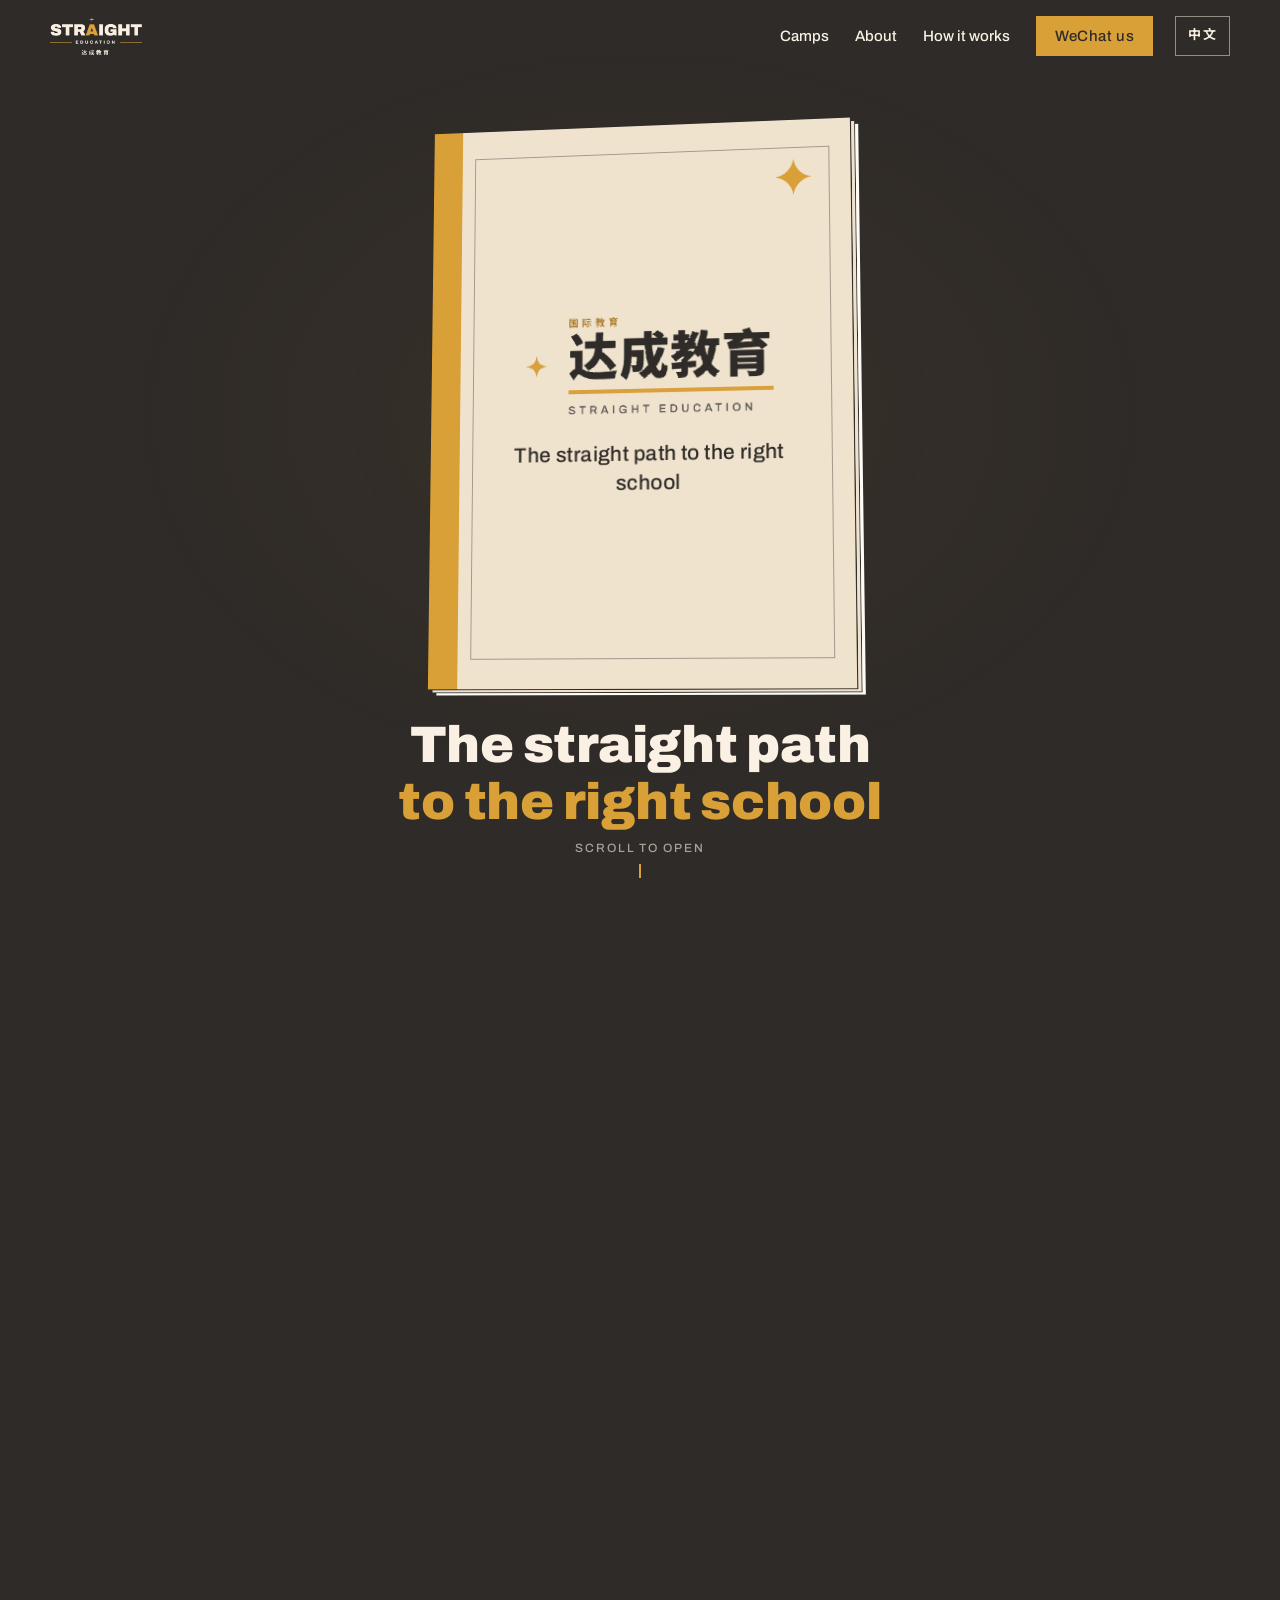
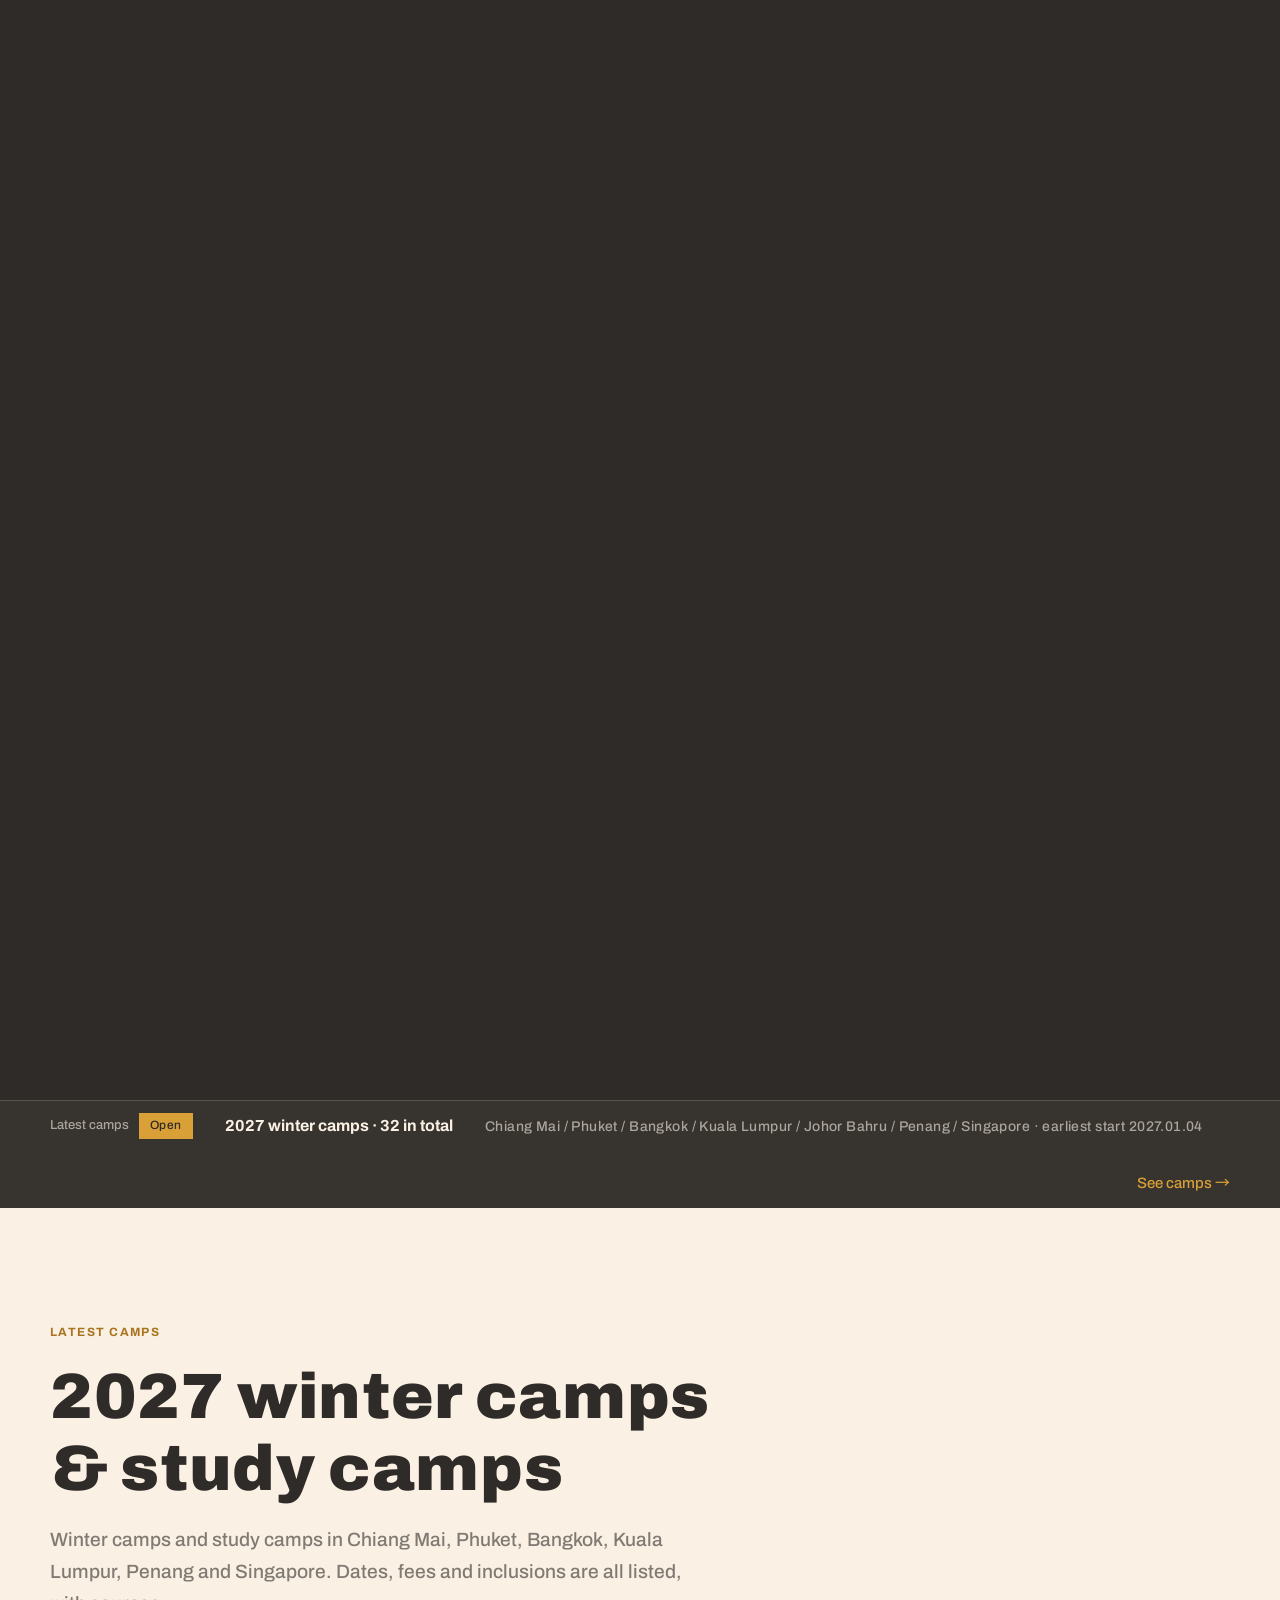
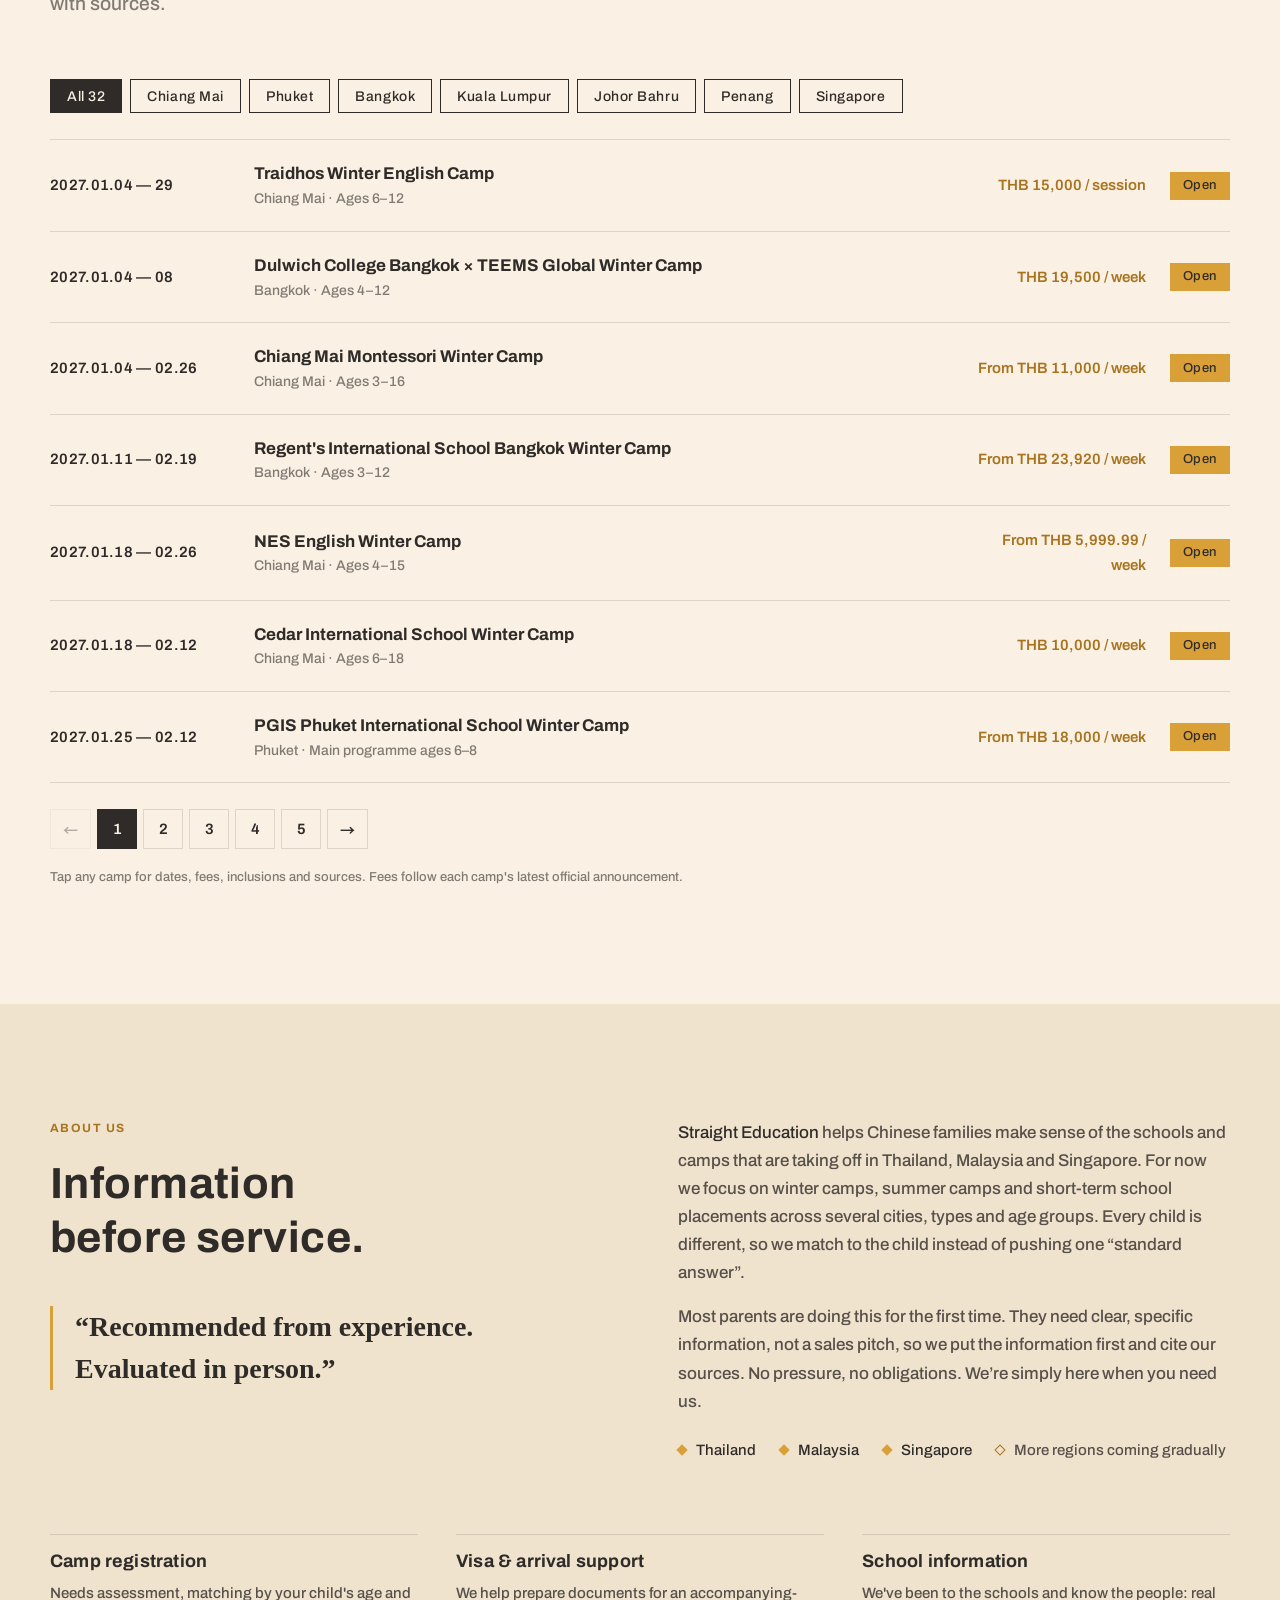
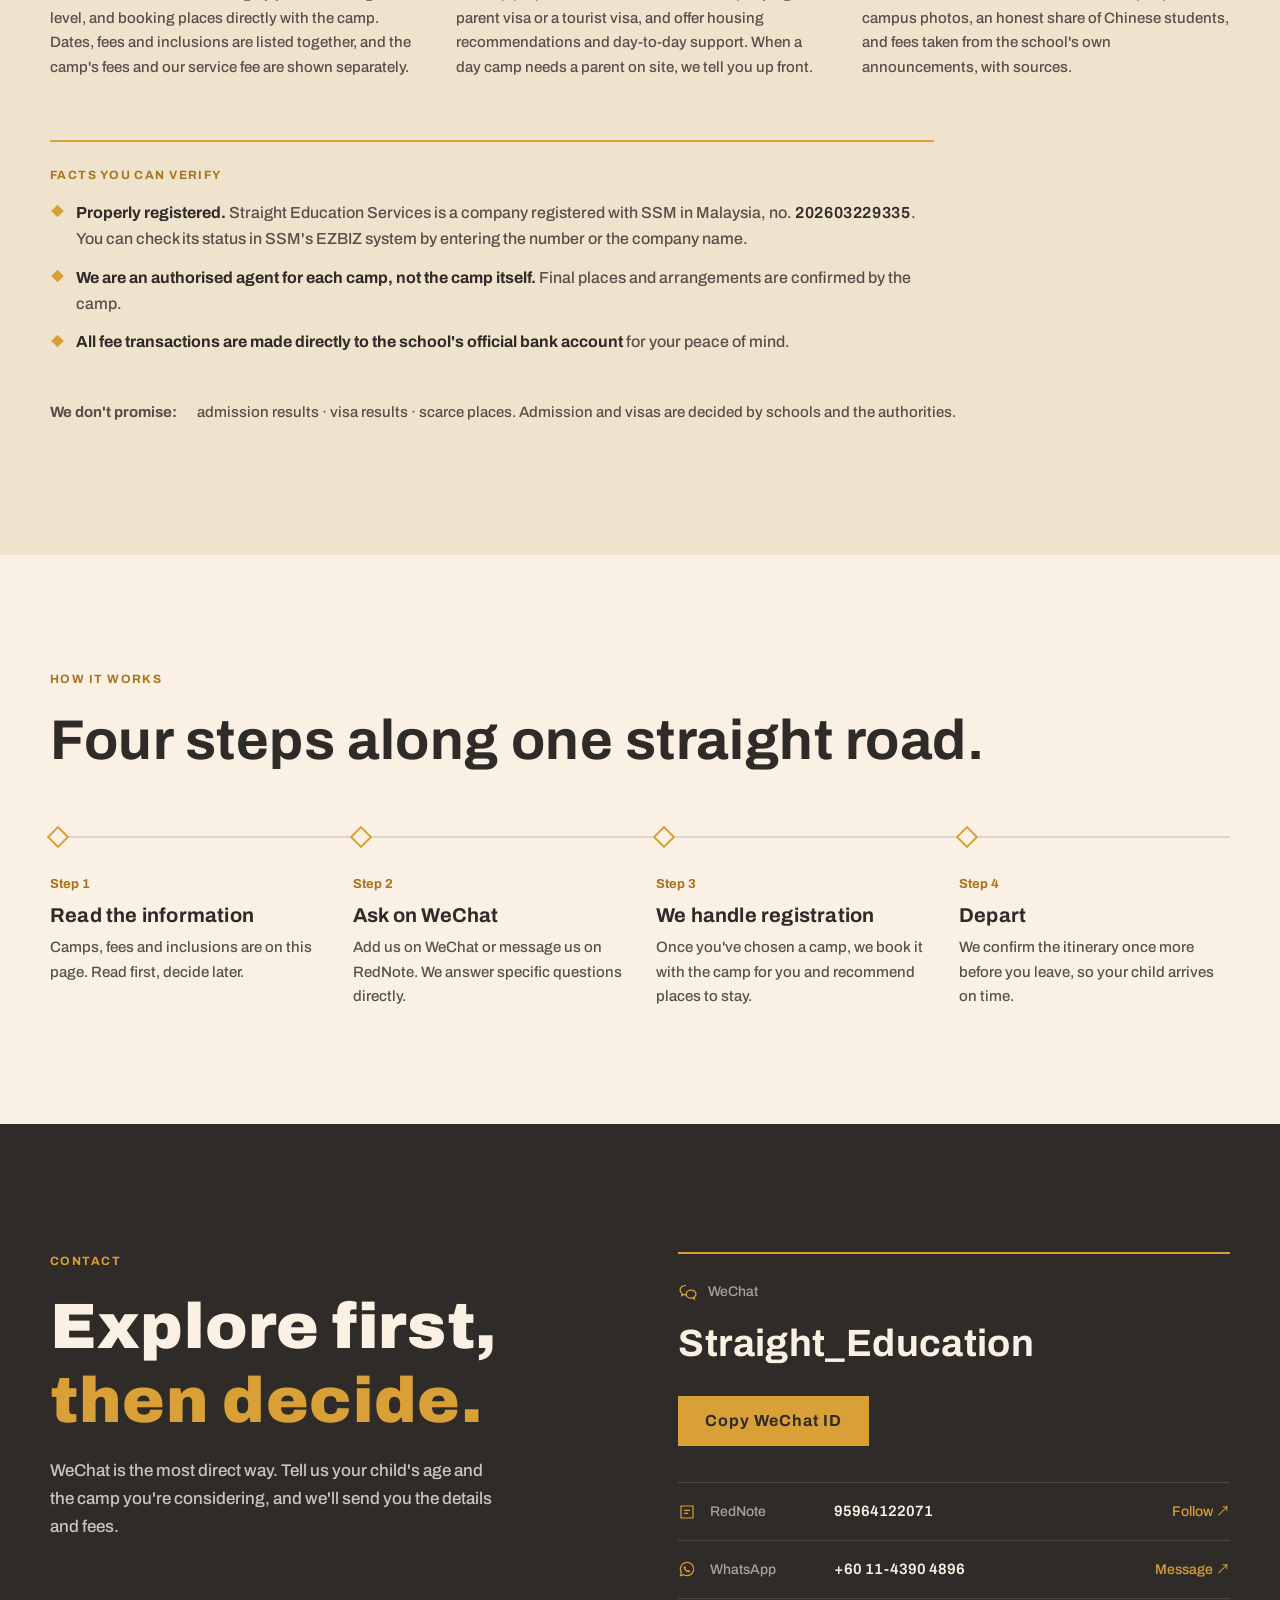
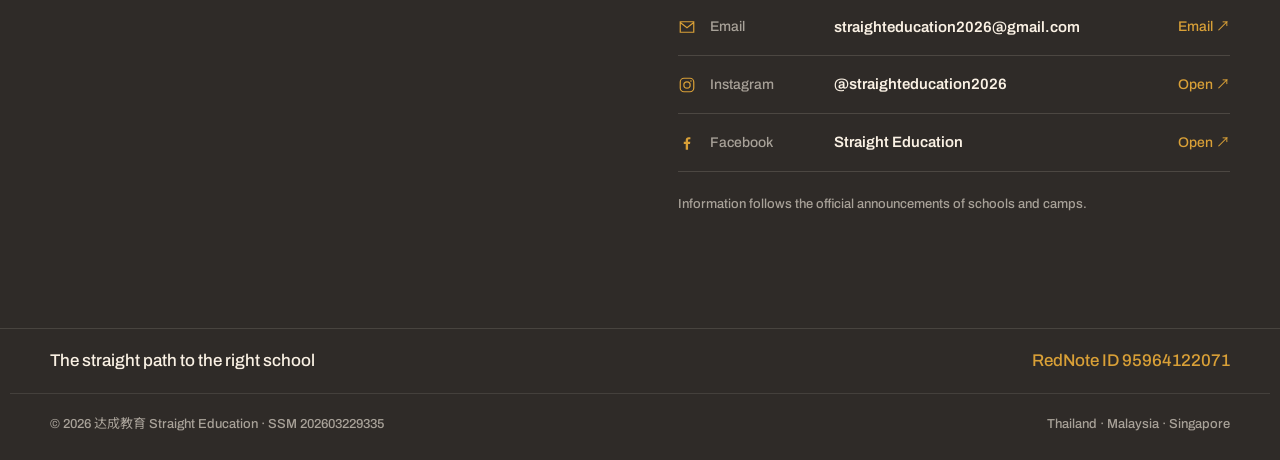
<file: index.html>
<!doctype html>
<html lang="zh-CN">
<head>
<meta charset="utf-8">
<meta name="viewport" content="width=device-width, initial-scale=1, viewport-fit=cover">
<title>达成教育 Straight Education · 泰国、马来西亚、新加坡冬令营与游学营 | Winter &amp; Study Camps</title>
<meta name="description" content="达成教育 Straight Education 为中国家庭整理泰国、马来西亚与新加坡的冬令营、游学营与择校信息。Winter camps and study camps for Chinese families: dates, fees and inclusions, with sources.">
<meta name="theme-color" content="#2F2B28">
<meta name="color-scheme" content="only light">
<meta name="supported-color-schemes" content="light">
<script>(function(){try{var q=new URLSearchParams(location.search).get("lang");var v=null;try{v=localStorage.getItem("se_lang")}catch(e){}var l=(q==="en"||q==="zh")?q:((v==="en"||v==="zh")?v:null);if(!l&&/bot|spider|crawl|slurp/i.test(navigator.userAgent))l="zh";if(!l){var n=(navigator.languages&&navigator.languages[0])||navigator.language||"";l=(!n||/^zh/i.test(n))?"zh":"en"}window.__lang=l;document.documentElement.lang=l==="en"?"en":"zh-CN";if(l==="en"){document.documentElement.className+=" pre-en";setTimeout(function(){document.documentElement.className=document.documentElement.className.replace(" pre-en","")},2500)}}catch(e){}})();</script>
<link rel="canonical" href="https://straighteducation.com/">
<link rel="alternate" hreflang="zh-CN" href="https://straighteducation.com/">
<link rel="alternate" hreflang="en" href="https://straighteducation.com/en/">
<link rel="alternate" hreflang="x-default" href="https://straighteducation.com/">
<meta name="robots" content="index, follow, max-image-preview:large">
<meta property="og:type" content="website">
<meta property="og:url" content="https://straighteducation.com/">
<meta property="og:site_name" content="达成教育 Straight Education">
<meta property="og:locale" content="zh_CN">
<meta property="og:locale:alternate" content="en_US">
<meta name="twitter:card" content="summary">
<script type="application/ld+json">{"@context":"https://schema.org","@type":"EducationalOrganization","name":"达成教育 Straight Education","alternateName":["Straight Education","Straight Education Services"],"url":"https://straighteducation.com/","logo":"https://straighteducation.com/assets/icon-light.png","description":"为中国家庭整理泰国、马来西亚与新加坡的游学营与择校信息。Winter camps, study camps and school information in Thailand, Malaysia and Singapore for Chinese families.","email":"straighteducation2026@gmail.com","telephone":"+601143904896","contactPoint":{"@type":"ContactPoint","telephone":"+601143904896","contactType":"customer service","availableLanguage":["Chinese","English"]},"areaServed":["TH","MY","SG","CN"],"knowsLanguage":["zh-CN","en"]}</script>
<meta name="keywords" content="达成教育,Straight Education,winter camp,study camp,冬令营,游学营,泰国游学,马来西亚游学,新加坡游学,Thailand study camp,Malaysia winter camp,Singapore study camp">
<meta property="og:title" content="达成教育 Straight Education · Winter &amp; Study Camps">
<meta property="og:description" content="一条直路 · 直达名校 — 泰国、马来西亚与新加坡的游学营与择校信息，逐步拓展中">
<meta property="og:image" content="https://straighteducation.com/assets/og-logo.png?v=1">
<meta property="og:image:width" content="600">
<meta property="og:image:height" content="600">
<meta property="og:image:alt" content="达成教育 Straight Education">
<meta name="twitter:image" content="https://straighteducation.com/assets/og-logo.png?v=1">
<link rel="icon" href="assets/favicon.png?v=2">
<link rel="apple-touch-icon" href="assets/apple-touch-icon.png?v=2">
<link rel="stylesheet" href="fonts/fonts.css">
<!-- CJK web fonts load without blocking; phones fall back to PingFang / YaHei instantly (Google may be slow or blocked in mainland China) -->
<link rel="stylesheet" href="https://fonts.googleapis.com/css2?family=Noto+Sans+SC:wght@400;500;700;900&family=Noto+Serif+SC:wght@600&display=swap" media="print" onload="this.media='all'">
<link rel="stylesheet" href="styles.css?v=202611141800">
<style>
  :root { color-scheme: only light; }
  html.pre-en body { visibility: hidden; }
  :root { --body: rgba(47, 43, 40, .8); }
  .dark { --body: rgba(250, 241, 228, .78); }
  p { color: var(--body); }
  [hidden] { display: none !important; }
  .seo-camps { list-style: none; margin: 0; padding: 0; }
  .seo-camps li { padding: 18px 0; border-bottom: 1px solid var(--ink-14); color: var(--body); line-height: 1.6 }
  .seo-camps strong { color: var(--ink) }


  /* language switch + English typography */
  .nav-right { display: flex; align-items: center; gap: 22px; }
  .lang { font-family: var(--en); font-weight: 700; font-size: 13px; letter-spacing: .1em; color: var(--cream); background: none; border: 1.5px solid rgba(250, 241, 228, .5); min-height: 40px; min-width: 54px; padding: 0 12px; cursor: pointer; transition: color .3s, border-color .3s, background .3s; }
  .lang:hover { border-color: var(--gold); color: var(--gold); }
  .nav.solid .lang, .nav.open .lang { color: var(--ink); border-color: rgba(47, 43, 40, .5); }
  .nav.solid .lang:hover, .nav.open .lang:hover { border-color: var(--deep-gold); color: var(--deep-gold); }
  html[lang="en"] { --sans: "Archivo", "Noto Sans SC", system-ui, -apple-system, "Segoe UI", sans-serif; }
  html[lang="en"] body { letter-spacing: 0; line-height: 1.65; }
  html[lang="en"] .stage-foot h1 { white-space: normal; text-wrap: balance; font-size: clamp(26px, 4vw, 54px); line-height: 1.12; max-width: 17em; margin: 0 auto; }
  html[lang="en"] .front .cv-line { white-space: normal; text-align: center; line-height: 1.4; letter-spacing: .02em; }
  html[lang="en"] .eyebrow, html[lang="en"] .proof-h { letter-spacing: .12em; text-transform: uppercase; font-family: var(--en); font-size: 12px; }
  html[lang="en"] .hint { text-transform: uppercase; }
  html[lang="en"] .camp-head h2, html[lang="en"] .about h2, html[lang="en"] .sec-title h2, html[lang="en"] .contact h2 { text-wrap: balance; }
  html[lang="en"] .quote { font-family: var(--serif), Georgia, serif; font-size: clamp(20px, 2.2vw, 28px); line-height: 1.5; }
  html[lang="en"] .crow .t { font-size: 17px; }
  html[lang="en"] .nav-links { gap: 26px; }
  html[lang="en"] .pgc h2, html[lang="en"] .pgc h3 { line-height: 1.2; }
  html[lang="en"] .book { font-size: calc(var(--W) / 18.5); }
  html[lang="en"] .pgc .kk b { white-space: normal; }

  /* ---------- nav ---------- */
  .skip { position: absolute; left: 12px; top: -60px; z-index: 100; background: var(--gold); color: var(--ink); padding: 10px 16px; font-weight: 700; text-decoration: none; }
  .skip:focus { top: 12px; }
  .nav { position: fixed; inset: 0 0 auto; z-index: 50; transition: background .4s, transform .45s var(--ease); }
  .nav .wrap { display: flex; align-items: center; justify-content: space-between; height: 72px; }
  .nav .brand { display: block; height: 38px; width: 100px; position: relative; }
  .nav .brand img { height: 38px; width: auto; position: absolute; left: 0; top: 0; transition: opacity .35s; }
  .nav .brand .on-light { opacity: 0; }
  .nav.scrolled:not(.solid):not(.open) { background: rgba(47, 43, 40, .97); }
  .nav.solid { background: rgba(250, 241, 228, .96); backdrop-filter: blur(10px); -webkit-backdrop-filter: blur(10px); }
  .nav.solid .brand .on-dark { opacity: 0; }
  .nav.solid .brand .on-light { opacity: 1; }
  .nav.hide { transform: translateY(-100%); }
  .progress { position: absolute; left: 0; right: 0; bottom: 0; height: 2px; background: var(--ink-14); opacity: 0; transition: opacity .4s; }
  .nav.solid .progress { opacity: 1; }
  .progress i { position: absolute; inset: 0; background: var(--gold); transform-origin: left; transform: scaleX(var(--p, 0)); }
  .nav-links { display: flex; align-items: center; gap: 32px; }
  .nav-links a { text-decoration: none; font-size: 15px; color: var(--cream); position: relative; padding: 8px 0; transition: color .3s; }
  .nav.solid .nav-links a { color: var(--ink); }
  .nav-links a:not(.chip)::after { content: ""; position: absolute; left: 0; right: 0; bottom: 0; height: 2px; background: var(--gold); transform: scaleX(0); transform-origin: left; transition: transform .35s var(--ease); }
  .nav-links a:not(.chip):hover::after, .nav-links a.active::after { transform: scaleX(1); }
  .nav-links .chip { color: var(--ink) !important; height: 40px; padding: 0 18px; }
  .menu-btn { display: none; background: none; border: 0; width: 44px; height: 44px; cursor: pointer; position: relative; }
  .menu-btn span { position: absolute; left: 11px; right: 11px; height: 2px; background: var(--cream); transition: transform .3s, top .3s, background .3s; }
  .nav.solid .menu-btn span, .nav.open .menu-btn span { background: var(--ink); }
  .menu-btn span:nth-child(1) { top: 17px; } .menu-btn span:nth-child(2) { top: 25px; }
  .nav.open .menu-btn span:nth-child(1) { top: 21px; transform: rotate(45deg); }
  .nav.open .menu-btn span:nth-child(2) { top: 21px; transform: rotate(-45deg); }

  /* ---------- shared ---------- */
  .split .ln { display: block; overflow: hidden; padding-bottom: .1em; margin-bottom: -.1em; }
  .split .ln > span { display: inline-block; transform: translateY(105%); transition: transform .9s var(--ease); transition-delay: calc(var(--i, 0) * .08s); }
  .split.in .ln > span { transform: none; }
  .hair { display: block; height: 1px; background: var(--line); transform-origin: left; transform: scaleX(0); transition: transform 1.1s var(--ease); transition-delay: var(--d, 0s); }
  .in .hair, .hair.in { transform: scaleX(1); }
  .eyebrow { font-family: var(--sans); letter-spacing: .08em; font-size: 14px; font-weight: 700; }
  section.block { padding: clamp(72px, 9vw, 120px) 0; position: relative; }
  .sec-title { margin-bottom: clamp(32px, 4vw, 52px); }
  .copied { background: var(--ink) !important; border-color: var(--ink) !important; color: var(--gold) !important; }
  .dark .copied { background: var(--cream) !important; border-color: var(--cream) !important; color: var(--ink) !important; }

  /* ---------- hero: a book whose pages turn as you scroll (dark ground) ---------- */
  .hero { position: relative; }
  .book-scroll { position: relative; height: 300vh; }
  .stage { position: sticky; top: 0; height: 100vh; height: 100svh; overflow: hidden; -webkit-perspective: 2600px; perspective: 2600px; perspective-origin: 50% 35%;
    --o0: 0; --g: 0; --hint: 1; --R: 1.32; --W: min(44vw, 430px, calc((100svh - 330px) / 1.32));
    display: flex; flex-direction: column; align-items: center; padding-top: 88px; }
  .stage-top { position: relative; z-index: 3; text-align: center; padding: 0 var(--gutter); }
  .stage-top .kicker { margin: 0 0 12px; font-size: 14px; color: var(--cream); display: inline-flex; align-items: center; gap: 10px; }
  .stage-top .kicker .star { width: 18px; height: 18px; color: var(--gold); }
  .stage-top .kicker .en { font-size: 11px; font-weight: 700; color: var(--cream-60); }
  .stage-top h1 { font-size: clamp(30px, 5vw, 68px); font-weight: 900; line-height: 1.15; color: var(--cream); letter-spacing: -.005em; word-break: keep-all; white-space: nowrap; }
  .stage-top h1 .gold { color: var(--gold); }
  .stage-foot { position: relative; z-index: 3; text-align: center; padding: 0 var(--gutter) 22px; }
  .stage-foot h1 { font-size: clamp(30px, 4.6vw, 62px); font-weight: 900; line-height: 1.15; color: var(--cream); letter-spacing: -.005em; word-break: keep-all; white-space: nowrap; }
  .stage-foot h1 .gold { color: var(--gold); }
  .stage-foot .ln { display: inline-block; overflow: hidden; vertical-align: top; padding-bottom: .1em; }
  .stage-foot .ln > span { display: inline-block; transform: translateY(105%); transition: transform 1s var(--ease); }
  .stage-foot .ln:nth-child(2) > span { transition-delay: .15s; }
  .hero.ready .stage-foot .ln > span { transform: none; }
  .glow { position: absolute; left: 50%; top: 46%; width: calc(var(--W) * 4.4); height: calc(var(--W) * 3.2); transform: translate(-50%, -50%) scale(calc(.55 + var(--g) * .55)); opacity: calc(.18 + var(--g) * .82);
    background: radial-gradient(closest-side, rgba(217, 160, 55, .36), rgba(217, 160, 55, .12) 55%, rgba(217, 160, 55, 0) 100%); pointer-events: none; z-index: 1; }
  .book-wrap { transform-style: preserve-3d; position: relative; z-index: 2; flex: 1; width: 100%; display: flex; align-items: center; justify-content: center; margin: 6px 0 4px; }
  .book { position: relative; width: var(--W); height: calc(var(--W) * var(--R)); transform-style: preserve-3d; -webkit-transform-style: preserve-3d; font-size: calc(var(--W) / 17);
    transform: translateX(calc(var(--W) * .5 * var(--o0))) rotateX(calc((1 - var(--o0)) * 9deg)) rotateY(calc((1 - var(--o0)) * -10deg)); }
  .pg, .face { --body: rgba(47, 43, 40, .8); --fg: var(--ink); --fg-2: var(--ink-60); --line: var(--ink-14); --stroke: var(--ink); --accent: var(--deep-gold); color: var(--ink); }
  .pg { position: absolute; inset: 0; background: var(--card); border: 1.5px solid var(--ink); }
  .pg.under1 { transform: translate(4px, 3px); background: var(--sand); }
  .pg.under2 { transform: translate(8px, 6px); background: var(--card); }
  .leaf { position: absolute; inset: 0; transform-origin: left center; transform-style: preserve-3d; -webkit-transform-style: preserve-3d; will-change: transform; }
  .leaf.l0 { transform: translateZ(2px) rotateY(calc(var(--o0) * -180deg)); }
  .stage.idle .leaf.l0 { animation: peek 3.6s ease-in-out infinite; }
  @keyframes peek { 0%, 100% { transform: translateZ(2px) rotateY(0); } 45% { transform: translateZ(2px) rotateY(-11deg); } }
  .face { position: absolute; inset: 0; backface-visibility: hidden; -webkit-backface-visibility: hidden; transform: rotateY(0deg) translateZ(1px); -webkit-transform: rotateY(0deg) translateZ(1px); border: 1.5px solid var(--ink); background: var(--card); }
  .face.b { transform: rotateY(180deg) translateZ(1px); -webkit-transform: rotateY(180deg) translateZ(1px); }
  /* belt and braces: never rely only on backface-visibility (Safari) — hide whichever side faces away */
  .stage.flipped .leaf .front { visibility: hidden; }
  .stage:not(.flipped) .leaf .face.b { visibility: hidden; }
  .pgc { padding: 8% 9%; display: flex; flex-direction: column; justify-content: center; gap: .55em; }
  .pg.base { display: flex; flex-direction: column; justify-content: center; gap: .55em; padding: 8% 9%; }
  .pgc h2, .pgc h3 { font-size: 1.55em; line-height: 1.3; font-weight: 900; }
  .pgc h3 .gold { color: var(--deep-gold); }
  .pgc .sub { font-size: 1em; color: var(--body); margin: 0; line-height: 1.65; }
  .pgc .lbl { font-size: .95em; color: var(--ink-60); display: flex; align-items: center; gap: .6em; flex-wrap: wrap; margin: 0; }
  .pgc .lbl .chip { height: 1.9em; font-size: .85em; padding: 0 .8em; }
  .pgc .kk { display: flex; align-items: center; flex-wrap: wrap; gap: .3em .6em; font-size: .95em; margin: 0; }
  .pgc .kk b { white-space: nowrap; }
  .pgc .kk .star { width: 1.3em; height: 1.3em; color: var(--gold); flex: none; }
  .pgc .kk .en { font-size: .8em; font-weight: 700; color: var(--ink-60); }
  .pgc .btns { display: flex; gap: .6em; flex-wrap: wrap; margin-top: .5em; }
  .pgc .btn { min-height: 2.9em; padding: 0 1.1em; font-size: 1em; white-space: nowrap; }
  .pgc .regions { margin-top: .3em; font-size: .95em; gap: .3em 1em; }
  .city { margin: 0 0 .25em; display: flex; align-items: baseline; gap: .6em; flex-wrap: wrap; }
  .city b { font-size: 1.25em; font-weight: 900; }
  .city .en { font-size: .78em; font-weight: 700; color: var(--ink-60); letter-spacing: .1em; }
  .city .n { margin-left: auto; font-family: var(--en); font-weight: 700; color: var(--deep-gold); font-size: .95em; }
  .cl { list-style: none; margin: 0 0 .9em; padding: 0; display: grid; gap: .15em; font-size: .95em; }
  .cl li { position: relative; padding-left: 1.3em; line-height: 1.6; }
  .cl li::before { content: ""; position: absolute; left: .15em; top: .78em; width: .45em; height: .45em; background: var(--gold); transform: translateY(-50%) rotate(45deg); }
  .steps-b { list-style: none; margin: 0; padding: 0; display: grid; gap: .7em; counter-reset: sb; }
  .steps-b li { counter-increment: sb; position: relative; padding-left: 2.3em; line-height: 1.5; }
  .steps-b li::before { content: counter(sb); position: absolute; left: 0; top: -.05em; width: 1.6em; height: 1.6em; display: grid; place-items: center; background: var(--gold); color: var(--ink); font-family: var(--en); font-weight: 700; font-size: .85em; }
  .steps-b b { display: block; font-weight: 700; }
  .steps-b span { font-size: .9em; color: var(--body); }
  .wx-id { font-family: var(--en); font-weight: 700; font-size: 1.35em; margin: 0; word-break: break-all; }
  .front { background: var(--sand); display: flex; flex-direction: column; align-items: center; justify-content: center; gap: 1.1em; padding: 12% 10% 10% 14%; }
  .front::before { content: ""; position: absolute; left: 0; top: 0; bottom: 0; width: 7%; background: var(--gold); }
  .front::after { content: ""; position: absolute; inset: 5% 5% 5% 10%; border: 1px solid rgba(47, 43, 40, .4); pointer-events: none; }
  .front img { width: 78%; height: auto; position: relative; z-index: 1; }
  .front .cv-line { font-size: .9em; font-weight: 500; letter-spacing: .06em; white-space: nowrap; position: relative; z-index: 1; }
  .front .cv-star { position: absolute; right: 9%; top: 7%; width: 1.6em; height: 1.6em; color: var(--gold); z-index: 1; }
  .ribbon { position: absolute; right: 14%; bottom: -7%; width: 7%; height: 14%; background: var(--gold); clip-path: polygon(0 0, 100% 0, 100% 100%, 50% 80%, 0 100%); z-index: 0; }
  .gutter { position: absolute; left: 0; top: 2%; bottom: 2%; width: 2px; margin-left: -1px; background: var(--gold); opacity: var(--g); z-index: 9; pointer-events: none; }
  .spark { position: absolute; z-index: 3; width: 14px; height: 14px; color: var(--gold); opacity: 0; pointer-events: none; }
  .stage.lit .spark { animation: rise 5s ease-in-out infinite; animation-delay: var(--d); }
  @keyframes rise { 0% { opacity: 0; transform: translateY(24px) scale(.4) rotate(0); } 25% { opacity: .95; } 100% { opacity: 0; transform: translateY(-90px) scale(1.1) rotate(80deg); } }
  .hint { margin: 8px 0 0; font-size: 12px; color: var(--cream-60); letter-spacing: .16em; opacity: var(--hint); pointer-events: none; }
  .hint i { display: block; width: 1.5px; height: 14px; background: var(--gold); margin: 5px auto 0; transform-origin: top; animation: cue 2.4s var(--ease) infinite; }
  @keyframes cue { 0% { transform: scaleY(0); opacity: 1; } 60% { transform: scaleY(1); opacity: 1; } 100% { transform: scaleY(1); opacity: 0; } }
  .next-bar { position: relative; z-index: 2; display: block; text-decoration: none; color: var(--cream); border-top: 1px solid rgba(250, 241, 228, .16); background: rgba(250, 241, 228, .04); transition: background .35s; }
  .next-bar .wrap { display: flex; align-items: center; gap: clamp(14px, 2.5vw, 32px); min-height: 72px; padding-top: 12px; padding-bottom: 12px; flex-wrap: wrap; }
  .nb-label { display: inline-flex; align-items: center; gap: 10px; font-size: 13px; color: var(--cream-60); }
  .nb-label .chip { height: 26px; font-size: 12px; padding: 0 10px; }
  .nb-title { font-weight: 700; font-size: 16px; }
  .nb-meta { font-family: var(--en); font-weight: 500; font-size: 14px; color: var(--cream-60); letter-spacing: .03em; }
  .nb-go { margin-left: auto; color: var(--gold); font-weight: 500; font-size: 15px; white-space: nowrap; }
  .nb-go .arrow { display: inline-block; transition: transform .3s var(--ease); }
  .next-bar:hover { background: rgba(250, 241, 228, .08); }
  .next-bar:hover .nb-go .arrow { transform: translateX(5px); }
  .stagger > * { opacity: 0; transform: translateY(12px); transition: opacity .7s var(--ease), transform .7s var(--ease); transition-delay: calc(var(--k, 0) * .07s + .35s); }
  .hero.ready .stagger > * { opacity: 1; transform: none; }
  .no-motion .book-scroll { height: auto; }
  .no-motion .stage { position: relative; height: auto; min-height: 100svh; padding-bottom: 20px; }
  .no-motion .hint { display: none; }
  .no-motion .book { animation: none; }
  .no-motion .stage.idle .leaf.l0 { animation: none; }
  .no-motion .stage-foot .ln > span { transform: none; }

  /* ---------- latest camp (section 2, cream) ---------- */
  .camp-head { margin-bottom: clamp(36px, 5vw, 60px); }
  .camp-head .eyebrow { display: flex; gap: 12px; align-items: center; }
  .camp-head h2 { font-size: clamp(34px, 5vw, 64px); font-weight: 900; line-height: 1.12; word-break: keep-all; text-wrap: balance; }
  .camp-head h2 .loc { color: var(--deep-gold); }
  .camp-head .title-en { font-family: var(--en); font-weight: 600; letter-spacing: .14em; text-transform: uppercase; font-size: 13px; color: var(--ink-60); margin-top: 14px; }
  .spec { margin: 0; border-top: 2px solid var(--gold); }
  .spec > div { display: grid; grid-template-columns: 84px 1fr; gap: 16px; align-items: baseline; padding: 15px 0; border-bottom: 1px solid var(--ink-14); }
  .spec dt { font-size: 14px; color: var(--ink-60); }
  .spec dd { margin: 0; font-family: var(--en); font-weight: 600; font-size: clamp(17px, 1.5vw, 20px); color: var(--ink); letter-spacing: .02em; }
  .spec dd.zh { font-family: var(--sans); font-weight: 500; font-size: 15px; letter-spacing: 0; line-height: 1.6; }
  .spec dd.price { color: var(--deep-gold); }
  .stagger > * { opacity: 0; transform: translateY(12px); transition: opacity .7s var(--ease), transform .7s var(--ease); transition-delay: calc(var(--k, 0) * .07s + .35s); }
  .hero.ready .stagger > * { opacity: 1; transform: none; }

  /* ---------- camp details ---------- */
  .detail { display: grid; grid-template-columns: 1fr 1.05fr; gap: clamp(36px, 6vw, 96px); align-items: start; }
  .detail h2 { font-size: clamp(28px, 3.4vw, 44px); line-height: 1.25; }
  .detail .summary { font-size: 17px; margin: 18px 0 0; max-width: 32em; }
  .kv { margin: 30px 0 0; }
  .kv > div { display: grid; grid-template-columns: 96px 1fr; gap: 16px; padding: 16px 0; border-top: 1px solid var(--ink-14); }
  .kv > div:last-child { border-bottom: 1px solid var(--ink-14); }
  .kv dt { font-weight: 500; font-size: 15px; }
  .kv dd { margin: 0; color: var(--body); font-size: 15px; }
  .detail .actions { display: flex; flex-wrap: wrap; gap: 12px; margin-top: 30px; }
  .detail .src { font-size: 13px; color: var(--ink-60); margin-top: 16px; }
  .detail .dtable { font-size: 15px; }
  .detail .dtable td:first-child { width: 26%; font-weight: 500; white-space: nowrap; }
  .dtable .dt { white-space: nowrap; }
  .detail .dtable tbody tr { opacity: 0; transform: translateY(8px); transition: opacity .6s var(--ease), transform .6s var(--ease); transition-delay: calc(var(--k, 0) * .07s + .1s); }
  .detail .in .dtable tbody tr, .no-motion .detail .dtable tbody tr { opacity: 1; transform: none; }
  .camp-photo { grid-column: 1 / -1; aspect-ratio: 21 / 9; overflow: hidden; background: var(--ink); }
  .camp-photo img { width: 100%; height: 100%; object-fit: cover; }
  .more-camps { margin-top: clamp(56px, 7vw, 88px); }
  .more-camps h3 { font-size: 15px; margin: 0 0 6px; }
  .filters { display: flex; flex-wrap: wrap; gap: 8px; margin-bottom: 26px; }
  .filters .chip { cursor: pointer; background: none; font-family: inherit; }
  .filters .chip:hover { border-color: var(--deep-gold); }
  .filters .chip.on { background: var(--ink); color: var(--cream); border-color: var(--ink); }
  .clist { border-bottom: 1px solid var(--ink-14); }
  .crow { width: 100%; display: grid; grid-template-columns: 180px 1fr 180px auto; gap: 24px; align-items: center; padding: 22px 0; background: none; border: 0; border-top: 1px solid var(--ink-14); text-align: left; cursor: pointer; font: inherit; color: var(--ink); }
  .crow .when { font-family: var(--en); font-weight: 600; font-size: 15px; color: var(--ink); letter-spacing: .02em; }
  .crow .t { font-size: 18px; font-weight: 700; line-height: 1.4; transition: transform .4s var(--ease), color .3s; }
  .crow .t small { display: block; font-size: 14px; font-weight: 400; color: var(--ink-60); margin-top: 3px; }
  .crow .pr { font-family: var(--en); font-weight: 600; font-size: 15px; color: var(--deep-gold); text-align: right; }
  .crow:hover .t { transform: translateX(6px); color: var(--deep-gold); }
  .crow.past { opacity: .55; }
  .pager { display: flex; align-items: center; gap: 6px; margin-top: 26px; font-family: var(--en); }
  .pager[hidden] { display: none; }
  .pager button { min-width: 40px; height: 40px; padding: 0 12px; border: 1px solid var(--ink-14); background: none; color: var(--ink); font: 600 15px var(--en); cursor: pointer; transition: border-color .2s, background .2s, color .2s; }
  .pager button:hover:not(:disabled):not(.on) { border-color: var(--deep-gold); color: var(--deep-gold); }
  .pager button.on { background: var(--ink); border-color: var(--ink); color: var(--cream); cursor: default; }
  .pager button:disabled { opacity: .35; cursor: default; }
  .clist-note { font-size: 13px; color: var(--ink-60); margin: 18px 0 0; }

  dialog.camp-dlg { border: 0; border-top: 6px solid var(--gold); padding: clamp(28px, 4vw, 48px); max-width: min(1000px, calc(100vw - 32px)); width: 100%; background: var(--cream); color: var(--ink); max-height: calc(100vh - 40px); }
  dialog.camp-dlg::backdrop { background: rgba(47, 43, 40, .6); }
  dialog.camp-dlg[open] { animation: dlg .4s var(--ease); }
  @keyframes dlg { from { opacity: 0; transform: translateY(14px); } }
  dialog .dtable tbody tr { opacity: 1 !important; transform: none !important; }
  .dlg-close { position: absolute; right: 8px; top: 8px; width: 44px; height: 44px; border: 0; background: none; color: var(--ink); cursor: pointer; font-size: 26px; }
  .gallery { grid-column: 1 / -1; display: grid; grid-template-columns: repeat(auto-fill, minmax(140px, 1fr)); gap: 8px; }
  .gallery img { aspect-ratio: 1; object-fit: cover; width: 100%; }

  /* ---------- about (sand) ---------- */
  .about { background: var(--sand); }
  .about-grid { display: grid; grid-template-columns: 1fr 1fr; gap: clamp(36px, 6vw, 96px); align-items: start; }
  .about h2 { font-size: clamp(28px, 3.4vw, 44px); line-height: 1.25; }
  .about .copy p { font-size: 17px; margin: 0 0 16px; }
  .about .copy p strong { color: var(--ink); font-weight: 500; }
  .quote { margin: clamp(28px, 4vw, 40px) 0 0; padding-left: 22px; border-left: 3px solid var(--gold); font-family: var(--serif); font-weight: 600; font-size: clamp(22px, 2.4vw, 30px); line-height: 1.6; color: var(--ink); }
  .does { display: grid; grid-template-columns: repeat(3, 1fr); gap: clamp(24px, 3vw, 40px); margin-top: clamp(48px, 6vw, 72px); }
  .does h3 { font-size: 18px; margin: 16px 0 8px; }
  .does p { font-size: 15px; margin: 0; }
  .proof { margin-top: clamp(40px, 5vw, 60px); padding-top: 24px; border-top: 2px solid var(--gold); max-width: 52em; }
  .proof-h { font-size: 14px; font-weight: 700; color: var(--deep-gold); margin: 0 0 14px; letter-spacing: .06em; }
  .proof .diamonds { gap: 12px; font-size: 16px; }
  .proof li { color: var(--body); }
  .proof li b { color: var(--ink); font-weight: 700; }
  .proof .en { letter-spacing: .04em; font-weight: 600; color: var(--ink); }
  .nopromise { margin-top: clamp(32px, 4vw, 44px); display: flex; flex-wrap: wrap; gap: 8px 20px; align-items: baseline; font-size: 15px; }
  .nopromise b { font-weight: 700; }
  .nopromise span { color: var(--body); }
  .regions { display: flex; flex-wrap: wrap; gap: 8px 24px; margin-top: 22px; font-size: 15px; }
  .regions .r { display: inline-flex; align-items: center; gap: 10px; }
  .regions .r::before { content: ""; width: 8px; height: 8px; background: var(--gold); transform: rotate(45deg); }
  .regions .soon { color: var(--body); }
  .regions .soon::before { background: none; border: 1.5px solid var(--deep-gold); }

  /* ---------- process ---------- */
  .steps { display: grid; grid-template-columns: repeat(4, 1fr); gap: 32px; position: relative; }
  .steps-line { position: absolute; left: 0; right: 0; top: 11px; height: 2px; background: var(--ink-14); }
  .steps-line i { position: absolute; inset: 0; background: var(--gold); transform-origin: left; transform: scaleX(var(--p, 0)); }
  .step { position: relative; padding-top: 44px; }
  .step::before { content: ""; position: absolute; left: 0; top: 4px; width: 16px; height: 16px; background: var(--cream); border: 2px solid var(--gold); transform: rotate(45deg); transition: background .4s; }
  .step.lit::before { background: var(--gold); }
  .step .n { font-size: 13px; font-weight: 700; color: var(--deep-gold); }
  .step h3 { font-size: 20px; margin: 6px 0 8px; }
  .step p { margin: 0; font-size: 15px; }

  /* ---------- contact (dark ground) ---------- */
  .contact { padding: clamp(80px, 10vw, 130px) 0 clamp(64px, 8vw, 100px); }
  .contact-grid { display: grid; grid-template-columns: 1fr 1fr; gap: clamp(40px, 6vw, 96px); align-items: start; }
  .contact h2 { font-size: clamp(36px, 5vw, 64px); font-weight: 900; line-height: 1.15; color: var(--cream); }
  .contact .lead { font-size: 17px; margin: 20px 0 0; max-width: 26em; }
  .wechat { border-top: 2px solid var(--gold); padding-top: 26px; }
  .wechat .k { font-size: 14px; color: var(--cream-60); display: flex; gap: 10px; align-items: center; }
  .wechat .k svg { width: 20px; height: 20px; color: var(--gold); }
  .wechat .id { font-family: var(--en); font-weight: 700; font-size: clamp(26px, 3vw, 38px); color: var(--cream); margin: 10px 0 20px; letter-spacing: .01em; word-break: break-all; }
  .wechat .row { display: flex; gap: 20px; align-items: flex-start; flex-wrap: wrap; }
  .wechat .qr { width: 140px; background: var(--cream); padding: 8px; }
  .others { margin-top: 36px; }
  .others a, .others button { display: flex; width: 100%; align-items: center; gap: 14px; padding: 16px 0; border: 0; border-top: 1px solid rgba(250, 241, 228, .14); background: none; color: var(--cream); font: inherit; font-size: 15px; text-decoration: none; cursor: pointer; text-align: left; }
  .others > :last-child { border-bottom: 1px solid rgba(250, 241, 228, .14); }
  .others svg { width: 18px; height: 18px; color: var(--gold); flex: none; }
  .others .p { color: var(--cream-60); width: 110px; flex: none; font-size: 14px; }
  .others .h { font-family: var(--en); font-weight: 600; flex: 1; min-width: 0; overflow-wrap: anywhere; }
  .others .go { color: var(--gold); font-size: 14px; white-space: nowrap; transition: transform .3s var(--ease); }
  .others a:hover .go { transform: translate(3px, -3px); }
  .contact .note { font-size: 13px; color: var(--cream-60); margin-top: 22px; }

  .site-foot { background: var(--ink); color: var(--cream-60); font-size: 13px; }
  .site-foot .wrap { display: flex; justify-content: space-between; gap: 16px; flex-wrap: wrap; padding-top: 20px; padding-bottom: 24px; border-top: 1px solid rgba(250,241,228,.1); }

  /* ---------- mobile sticky contact bar ---------- */
  .dock { position: fixed; left: 0; right: 0; bottom: 0; z-index: 40; display: none; grid-template-columns: 1.3fr 1fr 1fr; background: var(--ink); border-top: 1px solid rgba(250,241,228,.14); padding-bottom: env(safe-area-inset-bottom); transform: translateY(110%); transition: transform .45s var(--ease); }
  .dock.show { transform: none; }
  .dock:not(.show) { visibility: hidden; transition: transform .45s var(--ease), visibility 0s .45s; }
  .dock button, .dock a { min-height: 56px; display: flex; align-items: center; justify-content: center; gap: 8px; border: 0; font: inherit; font-size: 15px; font-weight: 700; text-decoration: none; cursor: pointer; }
  .dock .wx { background: var(--gold); color: var(--ink); }
  .dock .rn { background: var(--ink); color: var(--cream); }
  .dock svg { width: 18px; height: 18px; }

  @media (prefers-reduced-motion: reduce) {
    .split .ln > span, .stagger > *, .hair, .detail .dtable tbody tr { transition: none !important; transform: none !important; opacity: 1 !important; }
    .dock { transition: none; }
  }

  @media (max-width: 960px) {
    .detail, .about-grid, .contact-grid { grid-template-columns: 1fr; }
    .steps { grid-template-columns: repeat(2, 1fr); row-gap: 40px; }
    .steps-line { display: none; }
    .does { grid-template-columns: 1fr; }
  }
  @media (max-width: 760px) {
    .menu-btn { display: block; }
    .nav-right { gap: 8px; }
    .lang { min-height: 38px; min-width: 48px; padding: 0 8px; font-size: 12px; }
    .nav-links { position: fixed; inset: 72px 0 auto; flex-direction: column; align-items: stretch; gap: 0; background: var(--cream); border-bottom: 1px solid var(--ink-14); padding: 8px var(--gutter) 22px; transform: translateY(-8px); opacity: 0; pointer-events: none; transition: opacity .3s, transform .3s var(--ease); }
    .nav.open { background: var(--cream); }
    .nav.open .brand .on-dark { opacity: 0; } .nav.open .brand .on-light { opacity: 1; }
    .nav.open .nav-links { opacity: 1; transform: none; pointer-events: auto; }
    .nav-links a { color: var(--ink) !important; padding: 15px 0; border-bottom: 1px solid var(--ink-14); font-size: 17px; }
    .nav-links a::after { display: none; }
    .nav-links .chip { margin-top: 16px; justify-content: center; height: 48px; }
    .book-scroll { height: 260vh; }
    .stage { --R: 1.6; --W: min(46vw, 210px, calc((100svh - 300px) / 1.6)); padding-top: 84px; }
    .stage-foot h1 { font-size: clamp(27px, 8vw, 38px); }
    .stage-foot { padding-bottom: 18px; }
    html[lang="en"] .book { font-size: calc(var(--W) / 13.5); }
    .book { font-size: calc(var(--W) / 12.5); transform: translateX(calc(var(--W) * .5 * var(--o0))) scale(calc(1 + (1 - var(--o0)) * .38)) rotateX(calc((1 - var(--o0)) * 9deg)) rotateY(calc((1 - var(--o0)) * -10deg)); }
    .pgc .sub, .pgc .regions, .pgc .kk .en, .pgc [data-copy-wechat], .city .en, .steps-b span { display: none; }
    .pgc h2, .pgc h3 { font-size: 1.4em; }
    .pgc .btn { width: 100%; justify-content: center; padding: 0 .4em; font-size: .95em; }
    .cl { font-size: .9em; }
    .wx-id { font-size: 1.05em; }
    .next-bar .wrap { gap: 4px 12px; }
    .nb-label { width: 100%; }
    .nb-meta { width: 100%; order: 3; }
    .nb-go { order: 2; }
    .dtable .th { display: block; }
    .dtable .dt { display: block; font-family: var(--en); font-size: 13px; color: var(--ink-60); margin-top: 2px; }
    .dtable .sep { display: none; }
    .others a { display: grid; grid-template-columns: 18px 1fr auto; column-gap: 12px; row-gap: 4px; align-items: center; }
    .others .p { width: auto; grid-column: 2; grid-row: 1; }
    .others .go { grid-column: 3; grid-row: 1; }
    .others .h { grid-column: 2 / 4; grid-row: 2; overflow-wrap: normal; word-break: normal; }
    .others svg { grid-row: 1; }
    .quote { font-size: 22px; }
    .steps { grid-template-columns: 1fr; }
    .crow { grid-template-columns: 1fr auto; gap: 6px 12px; padding: 18px 0; }
    .crow .when { grid-column: 1 / -1; font-size: 14px; color: var(--ink-60); }
    .crow .pr { text-align: left; grid-row: 3; grid-column: 1; }
    .crow .chip { grid-row: 2; grid-column: 2; }
    .dock { display: grid; }
    body { padding-bottom: 56px; }
    .kv > div { grid-template-columns: 80px 1fr; }
  }
</style>
</head>
<body>
<a class="skip" href="#camp" data-i18n="skip">跳到最新营期</a>

<svg width="0" height="0" style="position:absolute" aria-hidden="true">
  <symbol id="star" viewBox="0 0 24 24"><path fill="currentColor" d="M12 0C12.9 6.4 17.6 11.1 24 12 17.6 12.9 12.9 17.6 12 24 11.1 17.6 6.4 12.9 0 12 6.4 11.1 11.1 6.4 12 0Z"/></symbol>
  <symbol id="i-rednote" viewBox="0 0 24 24"><path fill="none" stroke="currentColor" stroke-width="1.6" d="M4 4h16v16H4z"/><path fill="currentColor" d="M8 9h8v1.6H8zM8 13h5.5v1.6H8z"/></symbol>
  <symbol id="i-wechat" viewBox="0 0 24 24"><path fill="none" stroke="currentColor" stroke-width="1.6" d="M9.5 4C5.4 4 2.5 6.6 2.5 9.7c0 1.8 1 3.4 2.6 4.4l-.6 2.2 2.6-1.3c.8.2 1.6.3 2.4.3M21.5 14.6c0-2.7-2.6-4.8-5.8-4.8s-5.8 2.1-5.8 4.8 2.6 4.8 5.8 4.8c.6 0 1.3-.1 1.9-.3l2.1 1.1-.5-1.8c1.4-.9 2.3-2.2 2.3-3.8Z"/></symbol>
  <symbol id="i-ig" viewBox="0 0 24 24"><rect x="3" y="3" width="18" height="18" rx="5" fill="none" stroke="currentColor" stroke-width="1.6"/><circle cx="12" cy="12" r="4.2" fill="none" stroke="currentColor" stroke-width="1.6"/><circle cx="17.3" cy="6.7" r="1.1" fill="currentColor"/></symbol>
  <symbol id="i-mail" viewBox="0 0 24 24"><path fill="none" stroke="currentColor" stroke-width="1.6" d="M3 5h18v14H3z M3 6l9 7 9-7"/></symbol>
  <symbol id="i-wa" viewBox="0 0 24 24"><path fill="none" stroke="currentColor" stroke-width="1.6" stroke-linejoin="round" d="M12 3.2a8.8 8.8 0 0 0-7.6 13.2L3.2 20.8l4.5-1.2A8.8 8.8 0 1 0 12 3.2Z"/><path fill="currentColor" d="M9.1 7.9c.3 0 .5.1.6.4l.7 1.6c.1.2 0 .4-.1.6l-.5.6c.8 1.5 1.9 2.4 3.3 3.1l.6-.7c.2-.2.4-.2.6-.1l1.6.8c.2.1.3.3.3.5 0 .8-.7 1.6-1.5 1.7-1 .1-2.6-.3-4.4-1.8-1.8-1.5-2.7-3.3-2.7-4.5 0-.8.7-1.7 1.5-1.7Z"/></symbol>
  <symbol id="i-fb" viewBox="0 0 24 24"><path fill="currentColor" d="M13.4 21v-7.6H16l.4-3h-3v-1.9c0-.9.3-1.5 1.5-1.5h1.6V4.3c-.3 0-1.2-.1-2.3-.1-2.3 0-3.9 1.4-3.9 4v2.2H7.7v3h2.6V21h3.1Z"/></symbol>
</svg>

<header class="nav" id="nav">
  <div class="wrap">
    <a class="brand" href="#top" aria-label="达成教育 首页">
      <img class="on-dark" src="assets/logo-cn-dark.png" alt="">
      <img class="on-light" src="assets/logo-cn-light.png" alt="">
    </a>
    <div class="nav-right">
      <nav class="nav-links" id="navLinks" aria-label="主导航">
        <a href="#camp" data-i18n="navCamps">最新营期</a>
        <a href="#about" data-i18n="navAbout">关于我们</a>
        <a href="#process" data-i18n="navProcess">报名流程</a>
        <a class="chip gold" href="#contact" data-i18n="navContact">微信咨询</a>
      </nav>
      <button class="lang" id="langBtn" type="button" aria-label="Switch to English">EN</button>
      <button class="menu-btn" id="menuBtn" aria-label="打开菜单" aria-expanded="false" aria-controls="navLinks"><span></span><span></span></button>
    </div>
  </div>
  <div class="progress" aria-hidden="true"><i id="progress"></i></div>
</header>

<main id="top">
  <!-- 1 · HERO: a book whose pages turn as you scroll -->
  <section class="hero dark" id="hero">
    <div class="book-scroll" id="bookScroll">
      <div class="stage idle" id="stage">
        <div class="glow" aria-hidden="true"></div>
        <div class="book-wrap">
          <div class="book" id="book">
            <div class="pg under2" aria-hidden="true"></div>
            <div class="pg under1" aria-hidden="true"></div>

            <!-- the right-hand page (revealed once the cover opens) -->
            <div class="pg base pgc">
              <p class="lbl"><span data-i18n="latestCamps">最新营期</span> <span class="chip gold" id="hStatus">报名中</span></p>
              <h2 id="bkTitle">2027 寒假营期</h2>
              <p class="sub" id="bkMeta">泰国清迈 · 普吉岛 · 曼谷</p>
              <div class="btns">
                <a class="btn" href="#camp"><span data-i18n="seeLatest">查看最新营期</span> <span class="arrow">↓</span></a>
                <button class="btn ghost" data-copy-wechat data-i18n="copyWx">复制微信号</button>
              </div>
            </div>

            <!-- the cover; its back is the left-hand page -->
            <div class="leaf l0">
              <div class="face front">
                <svg class="cv-star" aria-hidden="true"><use href="#star"/></svg>
                <img src="assets/logo-cn-light.png" alt="达成教育 Straight Education">
                <span class="cv-line" data-i18n="coverLine">一条直路 · 直达名校</span>
              </div>
              <div class="face b pgc">
                <p class="kk"><svg class="star" aria-hidden="true"><use href="#star"/></svg><b data-i18n="kkB">先信息，后服务</b> <span class="en" data-i18n="kkEn">Information first</span></p>
                <h3 data-i18n="leftH3">营期、费用、<br><span class="gold">包含项目全部列清</span></h3>
                <p class="sub" data-i18n="leftSub">为中国家庭整理泰国、马来西亚与新加坡的游学营与择校信息，注明来源与核实日期。</p>
                <div class="regions"><span class="r" data-i18n="regThai">泰国</span><span class="r" data-i18n="regMy">马来西亚</span><span class="r" data-i18n="regSg">新加坡</span><span class="r soon" data-i18n="regSoon">逐步拓展中</span></div>
              </div>
            </div>

            <div class="gutter" aria-hidden="true"></div>
            <svg class="spark" style="left:-8%;top:8%;--d:0s" aria-hidden="true"><use href="#star"/></svg>
            <svg class="spark" style="left:14%;top:-6%;--d:.9s" aria-hidden="true"><use href="#star"/></svg>
            <svg class="spark" style="left:46%;top:2%;--d:1.8s" aria-hidden="true"><use href="#star"/></svg>
            <svg class="spark" style="left:78%;top:-4%;--d:2.6s" aria-hidden="true"><use href="#star"/></svg>
            <svg class="spark" style="left:108%;top:10%;--d:3.3s" aria-hidden="true"><use href="#star"/></svg>
            <svg class="spark" style="left:-14%;top:60%;--d:1.3s" aria-hidden="true"><use href="#star"/></svg>
            <svg class="spark" style="left:112%;top:64%;--d:2.2s" aria-hidden="true"><use href="#star"/></svg>
          </div>
        </div>
        <div class="stage-foot">
          <h1 id="hTitle" data-i18n="slogan">一条直路，<span class="gold">直达名校。</span></h1>
          <p class="hint" id="hint"><span data-i18n="hint">向下滚动，翻开</span><i></i></p>
        </div>
      </div>
    </div>
    <a class="next-bar stagger" href="#camp" id="hNext">
      <span class="wrap" style="--k:4">
        <span class="nb-label"><span data-i18n="latestCamps">最新营期</span> <span class="chip gold" id="hStatus2">报名中</span></span>
        <span class="nb-title" id="hNextTitle">2027 寒假营期</span>
        <span class="nb-meta" id="hNextMeta">清迈 / 普吉岛 / 曼谷</span>
        <span class="nb-go"><span data-i18n="seeCamps">查看营期</span> <span class="arrow">→</span></span>
      </span>
    </a>
  </section>

  <!-- 2 · CAMPS -->
  <section class="block" id="camp">
    <div class="wrap">
      <div class="camp-head">
        <p class="eyebrow reveal" data-i18n="latestCamps">最新营期</p>
        <h2 class="split"><span class="ln"><span data-i18n="campsH2">2027 寒假营期</span></span></h2>
        <p class="lede reveal" style="--d:.1s" data-i18n="campsLede">泰国清迈、普吉岛、曼谷，马来西亚吉隆坡、槟城，以及新加坡的冬令营，日期、费用、包含项目全部列清，注明来源。</p>
      </div>
      <div id="campRoot"><!--SE-CAMPS--><ul class="seo-camps" data-static><li><strong>Traidhos 冬季英语营 · 泰国清迈</strong> — 泰国清迈 Chiang Mai · 2027-01-04 – 2027-01-29 · 6–12 岁 · THB 15,000 / 期</li><li><strong>曼谷德威国际学校冬令营 · 泰国曼谷</strong> — 泰国曼谷 Bangkok · 2027-01-04 – 2027-01-08 · 4–12 岁（Reception – Year 7） · THB 19,500 / 周（约 ¥3,982）</li><li><strong>蒙特国际学校冬令营 · 泰国清迈</strong> — 泰国清迈 Hang Dong · 2027-01-04 – 2027-02-26 · 3–16 岁（分 3–6 / 7–9 / 10–16 岁三组） · THB 11,000 / 周起（早鸟）</li><li><strong>丽晶国际学校冬令营 · 泰国曼谷</strong> — 泰国曼谷 Bangkok（寄宿校区） · 2027-01-11 – 2027-02-19 · 3–12 岁 · THB 23,920 / 周起（约 ¥4,884，早鸟）</li><li><strong>NES 英语冬令营 · 泰国清迈</strong> — 泰国清迈 · 2027-01-18 – 2027-02-26 · 4–15 岁（按年龄分班） · THB 5,999.99 / 周起</li><li><strong>香柏树国际学校冬令营 · 泰国清迈</strong> — 泰国清迈 · 2027-01-18 – 2027-02-12 · 6–18 岁（小学组 / 中学组） · THB 10,000 / 周（约 ¥2,042，早鸟）</li><li><strong>普吉岛 PGIS 国际学校冬令营 · 泰国普吉岛</strong> — 泰国普吉岛 Phuket · 2027-01-25 – 2027-02-12 · 主营队 6–8 岁（仅 20 席），插班 3–5 岁（限 4 名） · THB 18,000 / 周起（约 ¥3,830，早鸟）</li><li><strong>清迈森林营地冬令营 · 泰国清迈</strong> — 泰国清迈 · 2027-01-25 – 2027-02-19 · 4–13 岁（按年龄与英语能力分组，师生比约 1:5–1:7） · THB 19,790 / 周起</li><li><strong>SILK 幼儿园寒假插班 · 泰国普吉岛</strong> — 泰国普吉岛 Phuket（乐古浪度假区） · 幼幼班 Nursery ＋ 幼儿园 K1–K3 · THB 5,750 / 周起</li><li><strong>阿德科特国际学校冬令营 · 马来西亚</strong> — 马来西亚 · 阿德科特校区（校内寄宿） · 2027-01-25 – 2027-02-03 · 10–14 岁 · RM 4,750（早鸟，10 月 31 日前付费），之后 RM 4,980</li><li><strong>曼切斯特学习中心冬令营 · 马来西亚吉隆坡</strong> — 马来西亚吉隆坡 · 满家乐 Mont Kiara · 2026-12-14 · 精品班 2–6 人 / 团体班 8–15 人；另设 17 岁以上成人班 / 家长陪读班 · 团体班 2 周 RM 2,680 起；精品班 2 周 RM 4,380 起（早鸟）</li><li><strong>California 语言学校冬令营 · 马来西亚吉隆坡</strong> — 马来西亚吉隆坡 · 双子塔下（市中心） · 2027-01-04 – 2027-02-26 · 6–12 岁、13 岁以上分班 · 强化英语 1 周 USD 417 起；1 个月 USD 1,295</li><li><strong>ERICAN 英语集训冬令营 · 马来西亚吉隆坡</strong> — 马来西亚吉隆坡 · 武吉免登 Bukit Bintang · 2027-01-04 – 2027-02-26 · 6–15 岁（少年探索者 6–11 岁 / 未来领袖 12–15 岁） · USD 548.2 / 2 周起（约 ¥3,678）</li><li><strong>The Forest Penang 冬令营 · 马来西亚槟城</strong> — 马来西亚槟城 Penang · 按 CEFR 分班（Foundation / Emerging / Progressive） · 学费 RM 950 / 周（另付书本费 RM 120，午餐 RM 25 / 餐）</li><li><strong>BCIS 普吉岛国际学校假期营 · 泰国普吉岛</strong> — 泰国普吉岛 Phuket · 2026-10-12 – 2027-04-23 · 综合运动营、专项营均 6 岁以上（初级游泳营 5–8 岁） · 综合运动营 THB 15,000 / 周；专项营 THB 6,000 / 周</li><li><strong>新加坡 HWA 国际学校 IB 冬令营</strong> — 新加坡 HWA 国际学校 · 2027-01-04 – 2027-02-26 · 6–17 岁，一至十一年级 · 1 周 S$1,490 起（约 ¥7,800）；2 周 S$2,850 起（约 ¥14,920）</li><li><strong>Cambright 语言学校 · 马来西亚吉隆坡</strong> — 马来西亚吉隆坡 · KLCC · 语言课程（强化英语 / 口语 / 雅思），主要面向青少年与成人 · 强化英语 1 个月 RM 1,625；口语 1 个月 RM 1,219</li><li><strong>BMIS 英华国际学校冬令营 · 泰国曼谷</strong> — 泰国曼谷 Bangkok · Bang Kapi 区 BMIS 英华国际学校 · 2027-01-12 – 2027-02-19 · 2–14 岁（Pre-Nursery – Year 9） · 13,900–15,900 泰铢 / 周（五天周）</li><li><strong>First Steps 国际学校冬令营 · 泰国曼谷</strong> — 泰国曼谷 Bangkok · Sukhumvit 31 · 2026-12-14 · 约 2.5–12 岁，分 4 个年龄队 · 9,500 泰铢 / 周（会员）· 10,500 泰铢 / 周（非会员）</li><li><strong>Teems ISP Activate 12 月圣诞营 · 马来西亚</strong> — 马来西亚 · 7 个校区（含 Ipoh、Tropicana Aman、Rawang 等） · 2026-12-14 – 2026-12-18 · 5–14 岁（Tropicana Aman 校区另有 12–16 岁未来领袖营） · 学费 RM 1,100 / 人</li><li><strong>Straits 国际学校槟城冬季交流计划 · 马来西亚槟城</strong> — 马来西亚槟城 Penang · Straits International School · Nursery 到 Year 8，最大年龄约 14 岁 · 10 天 RM 2,800 起；20 天 RM 4,390 起</li><li><strong>Leaders Academy 冬令营 · 马来西亚新山</strong> — 马来西亚新山 Johor Bahru · Leaders Academy · 2026-12-07 – 2027-02-26 · 小一至初三（2027 年满 7 岁）· 高中生可报 IELTS / SAT 集训营 · RM 2,582 起 / 周（约 ¥4,224）</li><li><strong>谢菲尔 Sheffield 语言学校冬令营 · 马来西亚吉隆坡</strong> — 马来西亚吉隆坡 · 市中心 Sheffield Academy · 2027-01-04 · 儿童班 5–14 岁 · 成人班 15 岁及以上 · 儿童班 RM 2,500 起（1 周）· 成人班 RM 2,100 起（1 周）</li><li><strong>EISA 语言学院冬令营 · 马来西亚吉隆坡</strong> — 马来西亚吉隆坡 · EISA 语言学院 · 2027-01-04 – 2027-02-26 · 基础班 · 青少年班（入学测试后分班） · 基础班 RM 1,600 起 / 周（早鸟）· 青少年班 RM 1,900 起 / 周（早鸟）</li><li><strong>Bamboo Valley 圣诞营 · 泰国普吉岛</strong> — 泰国普吉岛 Phuket · Bamboo Valley International School · 2026-12-14 – 2026-12-25 · Mini 营 3–6 岁 · Explorer 营 7–13 岁 · Explorer 13,000–15,000 泰铢 / 周 · Mini 11,000–13,000 泰铢 / 周</li><li><strong>Bamboo Valley 夏令营 2027 · 泰国普吉岛</strong> — 泰国普吉岛 Phuket · Bamboo Valley International School · 2027-06-28 – 2027-08-13 · Mini 营 3–6 岁 · Explorer 营 7–13 岁 · Explorer 13,500–15,500 泰铢 / 周 · Mini 11,500–13,500 泰铢 / 周</li><li><strong>曼谷 Wells 国际学校插班 · 泰国曼谷</strong> — 泰国曼谷 Bangkok · Wells International School（4 个校区） · 幼儿园约 3–5 岁 · 小学约 6–11 岁 · 中学约 12 岁以上 · 2 周：幼儿园 30,000 · 小学 32,000 · 中学 34,000 泰铢（约 ¥6,000–6,800）</li><li><strong>普吉岛 ISP 国际学校插班 · 泰国普吉岛</strong> — 泰国普吉岛 Phuket · ISP 国际学校 · 剑桥体系，Nursery 到 Year 9（按出生日期分年级） · 月学费 17,120–26,480 泰铢</li><li><strong>Little Lions 国际幼儿园插班 · 泰国普吉岛</strong> — 泰国普吉岛 Phuket · Little Lions 国际幼儿园 · 2–6 岁，按年龄分 5 个班 · 月费 45,000 泰铢（约 ¥8,946）· 按天 2,500 泰铢（约 ¥497）</li><li><strong>Oak Meadow 国际学校插班 · 泰国普吉岛</strong> — 泰国普吉岛 Phuket · Oak Meadow International School · 幼儿园、小学、初中、高中都可申请 · 1 周 19,000 泰铢起；4 周 45,000–60,000 泰铢（约 ¥3,750–11,840）</li><li><strong>谢菲尔 Sheffield 语言学校长期课程 · 马来西亚吉隆坡</strong> — 马来西亚吉隆坡 · 市中心 Sheffield Academy · 强化通用英语 · 学术英语（EAP）· 雅思备考 · 一对一私教 · 1 个月 RM 3,400 · 3 个月 RM 9,200 · 6 个月 RM 21,100 · 12 个月 RM 39,000</li><li><strong>EISA 线上英语课程 · 马来西亚</strong> — 线上 · 马来西亚 EISA 英语学院 · 成人（14 岁以上）· 青少年 · 雅思冲刺 · 每人每节 RM 55–150（按班型和人数）</li></ul><!--/SE-CAMPS--></div>
    </div>
  </section>

  <!-- 3 · WHO WE ARE -->
  <section class="block about" id="about">
    <div class="wrap">
      <div class="about-grid">
        <div>
          <p class="eyebrow reveal" data-i18n="aboutEyebrow">关于我们</p>
          <h2 class="split"><span class="ln"><span data-i18n="aboutH2">信息先于服务。</span></span></h2>
          <blockquote class="quote reveal" style="--d:.1s" data-i18n="quote">「学校我们都去过，<br>才敢推荐。」</blockquote>
        </div>
        <div class="copy reveal" style="--d:.12s">
          <p data-i18n="aboutP1"><strong>达成教育 Straight Education</strong> 帮中国家庭把泰国、马来西亚、新加坡这些正在起势的学校和营地讲清楚。现阶段我们专注安排冬令营、夏令营和短期插班，覆盖多个城市、多种类型和年龄段。每个孩子情况不同，我们按孩子情况匹配，而不是只推一个“标准答案”。</p>
          <p data-i18n="aboutP2">大多数家长都是第一次做这件事，需要的是清楚、具体的信息，而不是销售话术。所以我们先把信息摆出来，并注明出处；看完之后要不要找我们协助，由你决定。</p>
          <div class="regions">
            <span class="r" data-i18n="regThai">泰国</span><span class="r" data-i18n="regMy">马来西亚</span><span class="r" data-i18n="regSg">新加坡</span><span class="r soon" data-i18n="regSoon2">更多地区逐步拓展中</span>
          </div>
        </div>
      </div>
      <div class="does">
        <div class="reveal"><span class="hair"></span><h3 data-i18n="does1h">营地报名</h3><p data-i18n="does1p">需求评估、按孩子年龄与基础匹配，并直接对接营地代报名额。营期、费用、包含项目一次列清，营地收费与我们的服务费分开标注。</p></div>
        <div class="reveal" style="--d:.08s"><span class="hair" style="--d:.08s"></span><h3 data-i18n="does2h">签证与落地协助</h3><p data-i18n="does2p">协助准备陪读签或旅游签材料，提供住宿推荐与生活辅助。走读营需要家长在当地陪同，我们会提前说明。</p></div>
        <div class="reveal" style="--d:.16s"><span class="hair" style="--d:.16s"></span><h3 data-i18n="does3h">择校信息</h3><p data-i18n="does3p">学校我们去过，人我们认识：实拍校园环境，客观披露华人学生比例，费用来自校方公布并注明来源。</p></div>
      </div>
      <div class="proof reveal">
        <p class="proof-h" data-i18n="proofH">可以查验的事实</p>
        <ul class="diamonds">
          <li data-i18n="proof1"><b>正规注册。</b>马来西亚 SSM 注册公司 <span class="en">STRAIGHT EDUCATION SERVICES</span>，注册号 <span class="en num">202603229335</span>。可在 SSM 官方系统 EZBIZ 输入注册号或公司名查验注册状态。</li>
          <li data-i18n="proof2"><b>我们是各营地的授权代理，不是营地本身。</b>最终名额与安排，以营地官方确认为准。</li>
          <li data-i18n="proof3"><b>学费直接支付给学校官方账户，</b>我们不代收学费。</li>
        </ul>
      </div>
      <p class="nopromise reveal"><b data-i18n="npB">我们不承诺：</b><span data-i18n="npS">录取结果 · 签证结果 · 名额紧张。升学与签证取决于学校与相关机构的审核。</span></p>
    </div>
  </section>

  <!-- 4 · PROCESS -->
  <section class="block" id="process">
    <div class="wrap">
      <div class="sec-title">
        <p class="eyebrow reveal" data-i18n="procEyebrow">报名流程</p>
        <h2 class="h1 split"><span class="ln"><span data-i18n="procH2">四步，走完一条直路。</span></span></h2>
      </div>
      <div class="steps" id="steps">
        <div class="steps-line"><i></i></div>
        <div class="step reveal"><span class="n" data-i18n="st1n">第一步</span><h3 data-i18n="st1h">先看信息</h3><p data-i18n="st1p">营期、费用与包含项目都在这一页，先看清楚再决定。</p></div>
        <div class="step reveal" style="--d:.08s"><span class="n" data-i18n="st2n">第二步</span><h3 data-i18n="st2h">微信提问</h3><p data-i18n="st2p">添加微信或在小红书留言，我们直接回答具体问题。</p></div>
        <div class="step reveal" style="--d:.16s"><span class="n" data-i18n="st3n">第三步</span><h3 data-i18n="st3h">报名协调</h3><p data-i18n="st3p">确定营期后，我们直接对接营地代为报名，并提供住宿推荐。</p></div>
        <div class="step reveal" style="--d:.24s"><span class="n" data-i18n="st4n">第四步</span><h3 data-i18n="st4h">出发</h3><p data-i18n="st4p">出发前再确认一次行程，孩子按时入营。</p></div>
      </div>
    </div>
  </section>

  <!-- 5 · CONTACT (dark ground) -->
  <section class="contact dark" id="contact">
    <div class="wrap contact-grid">
      <div>
        <p class="eyebrow reveal" data-i18n="conEyebrow">联系我们</p>
        <h2 class="split"><span class="ln"><span data-i18n="conH2a">先聊聊，</span></span><span class="ln" style="--i:1"><span style="color:var(--gold)" data-i18n="conH2b">再决定。</span></span></h2>
        <p class="lead reveal" style="--d:.1s" data-i18n="conLead">微信咨询最直接。告诉我们孩子的年龄和想去的营期，我们会把具体安排与费用发给你。</p>
      </div>
      <div class="reveal" style="--d:.1s">
        <div class="wechat">
          <div class="k"><svg aria-hidden="true"><use href="#i-wechat"/></svg><span data-i18n="wxLabel">微信 WeChat</span></div>
          <div class="id" id="wxId">Straight_Education</div>
          <div class="row"><button class="btn" data-copy-wechat data-i18n="copyWx">复制微信号</button><img class="qr" id="wxQr" alt="微信二维码" hidden></div>
        </div>
        <div class="others" id="others"></div>
        <p class="note" data-i18n="conNote">资料以学校与营地官方公布为准</p>
      </div>
    </div>
  </section>
</main>

<footer>
  <div class="footer-bar">
    <div class="wrap">
      <span data-i18n="footSlogan">一条直路 · 直达名校</span>
      <span class="rn" id="footRn">小红书号 95964122071</span>
    </div>
  </div>
  <div class="site-foot"><div class="wrap"><span>© <span id="yr">2026</span> 达成教育 Straight Education · SSM 202603229335</span><span data-i18n="footRegion">泰国 · 马来西亚 · 新加坡</span></div></div>
</footer>

<div class="dock" id="dock" aria-label="快捷联系">
  <button class="wx" data-copy-wechat><svg aria-hidden="true"><use href="#i-wechat"/></svg><span data-i18n="copyWxShort">复制微信号</span></button>
  <a class="rn" id="dockRn" href="#contact" target="_blank" rel="noopener"><svg aria-hidden="true"><use href="#i-rednote"/></svg><span data-i18n="rednote">小红书</span></a>
  <a class="rn" id="dockWa" href="https://wa.me/601143904896" target="_blank" rel="noopener"><svg aria-hidden="true"><use href="#i-wa"/></svg><span>WhatsApp</span></a>
</div>

<dialog class="camp-dlg" id="campDlg" aria-label="营期详情">
  <button class="dlg-close" id="dlgClose" aria-label="关闭">×</button>
  <div id="dlgBody"></div>
</dialog>

<script src="i18n.js?v=202611141800"></script>
<script src="config.js?v=202611141800"></script>
<script src="main.js?v=202611141800"></script>
</body>
</html>
</file>
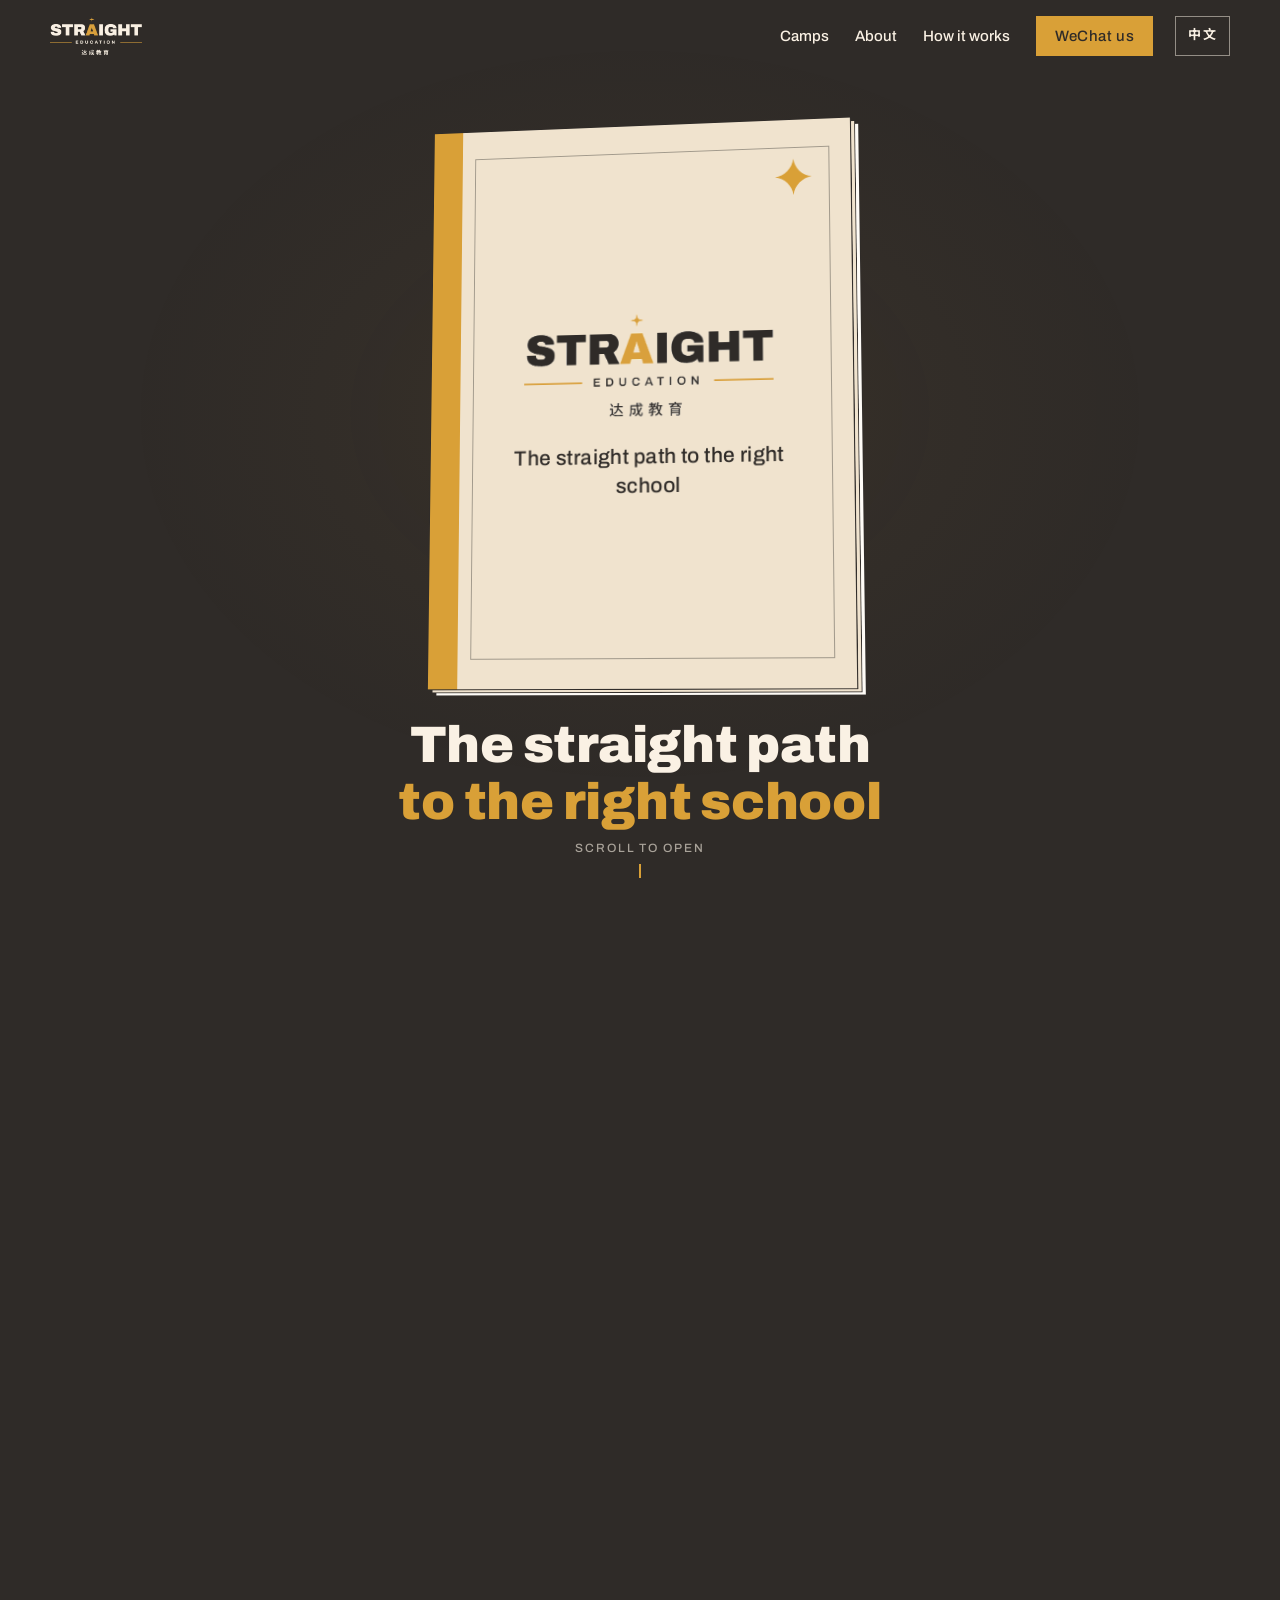
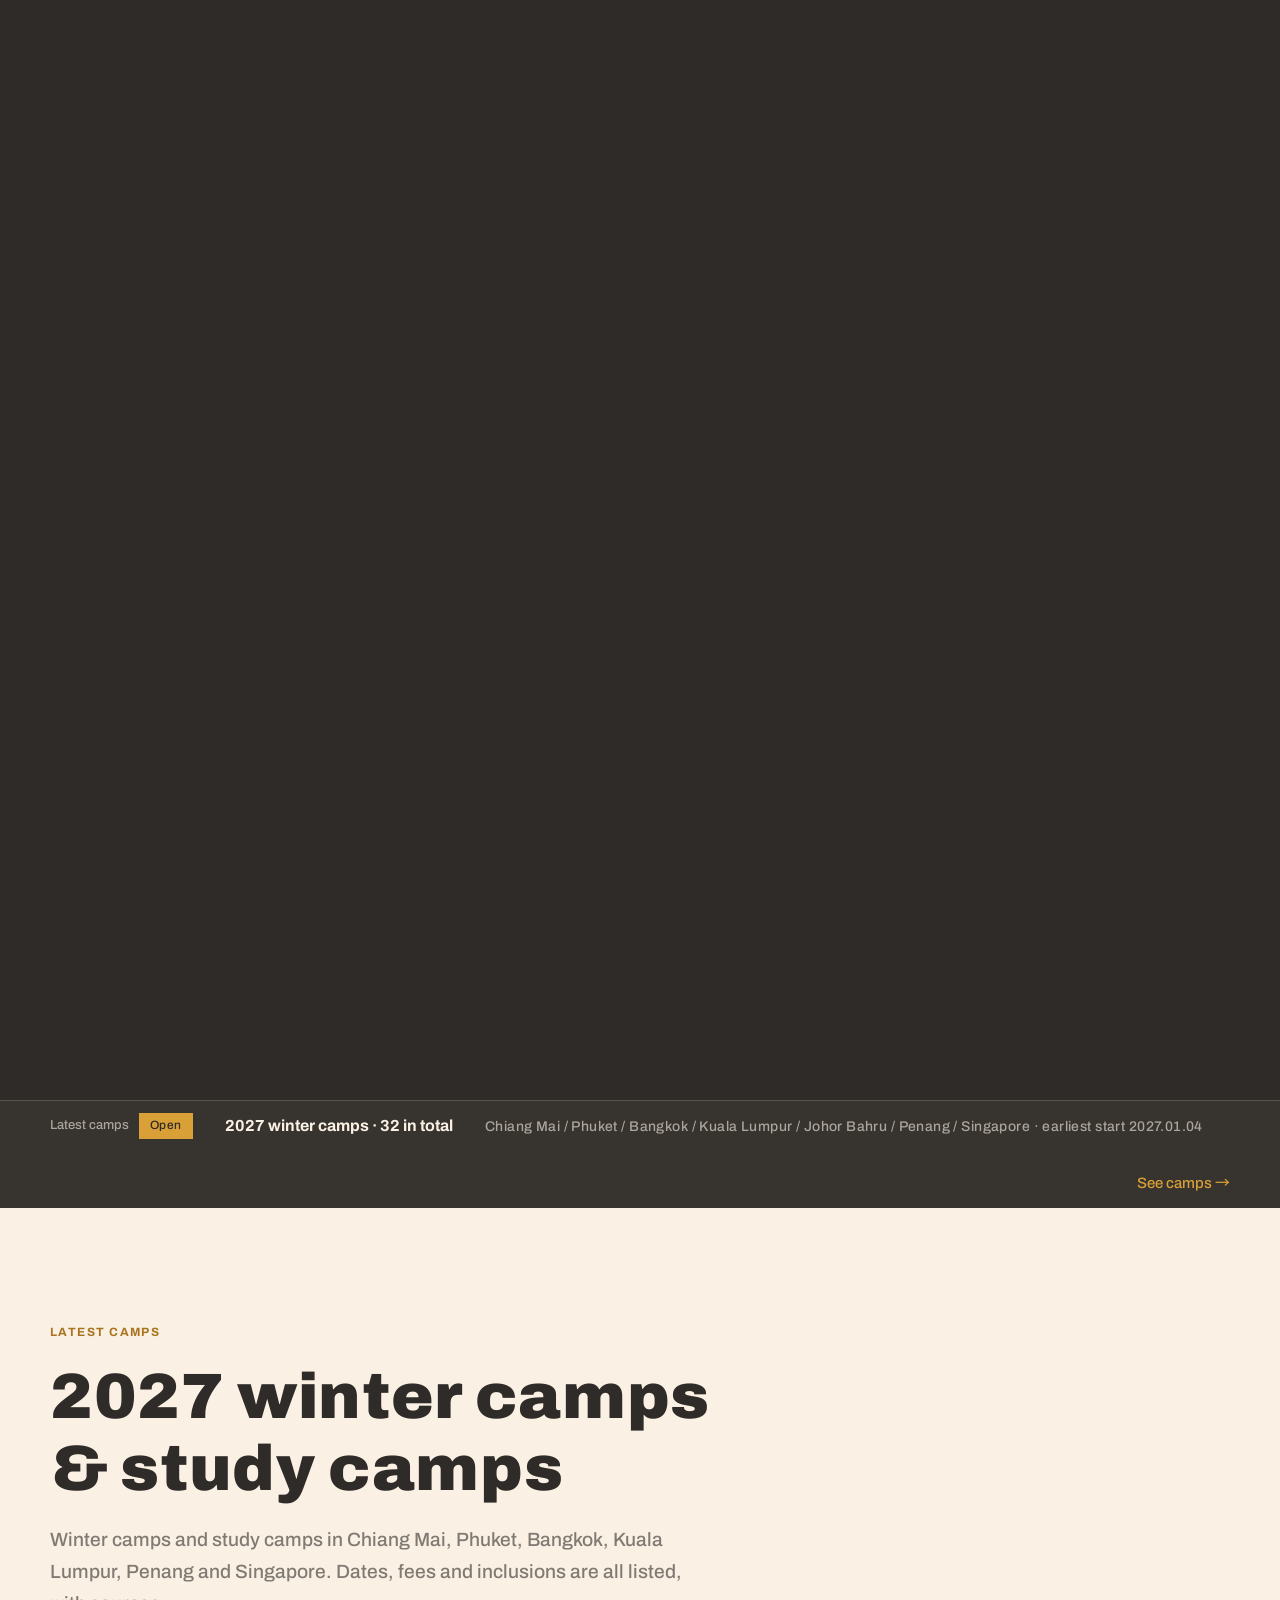
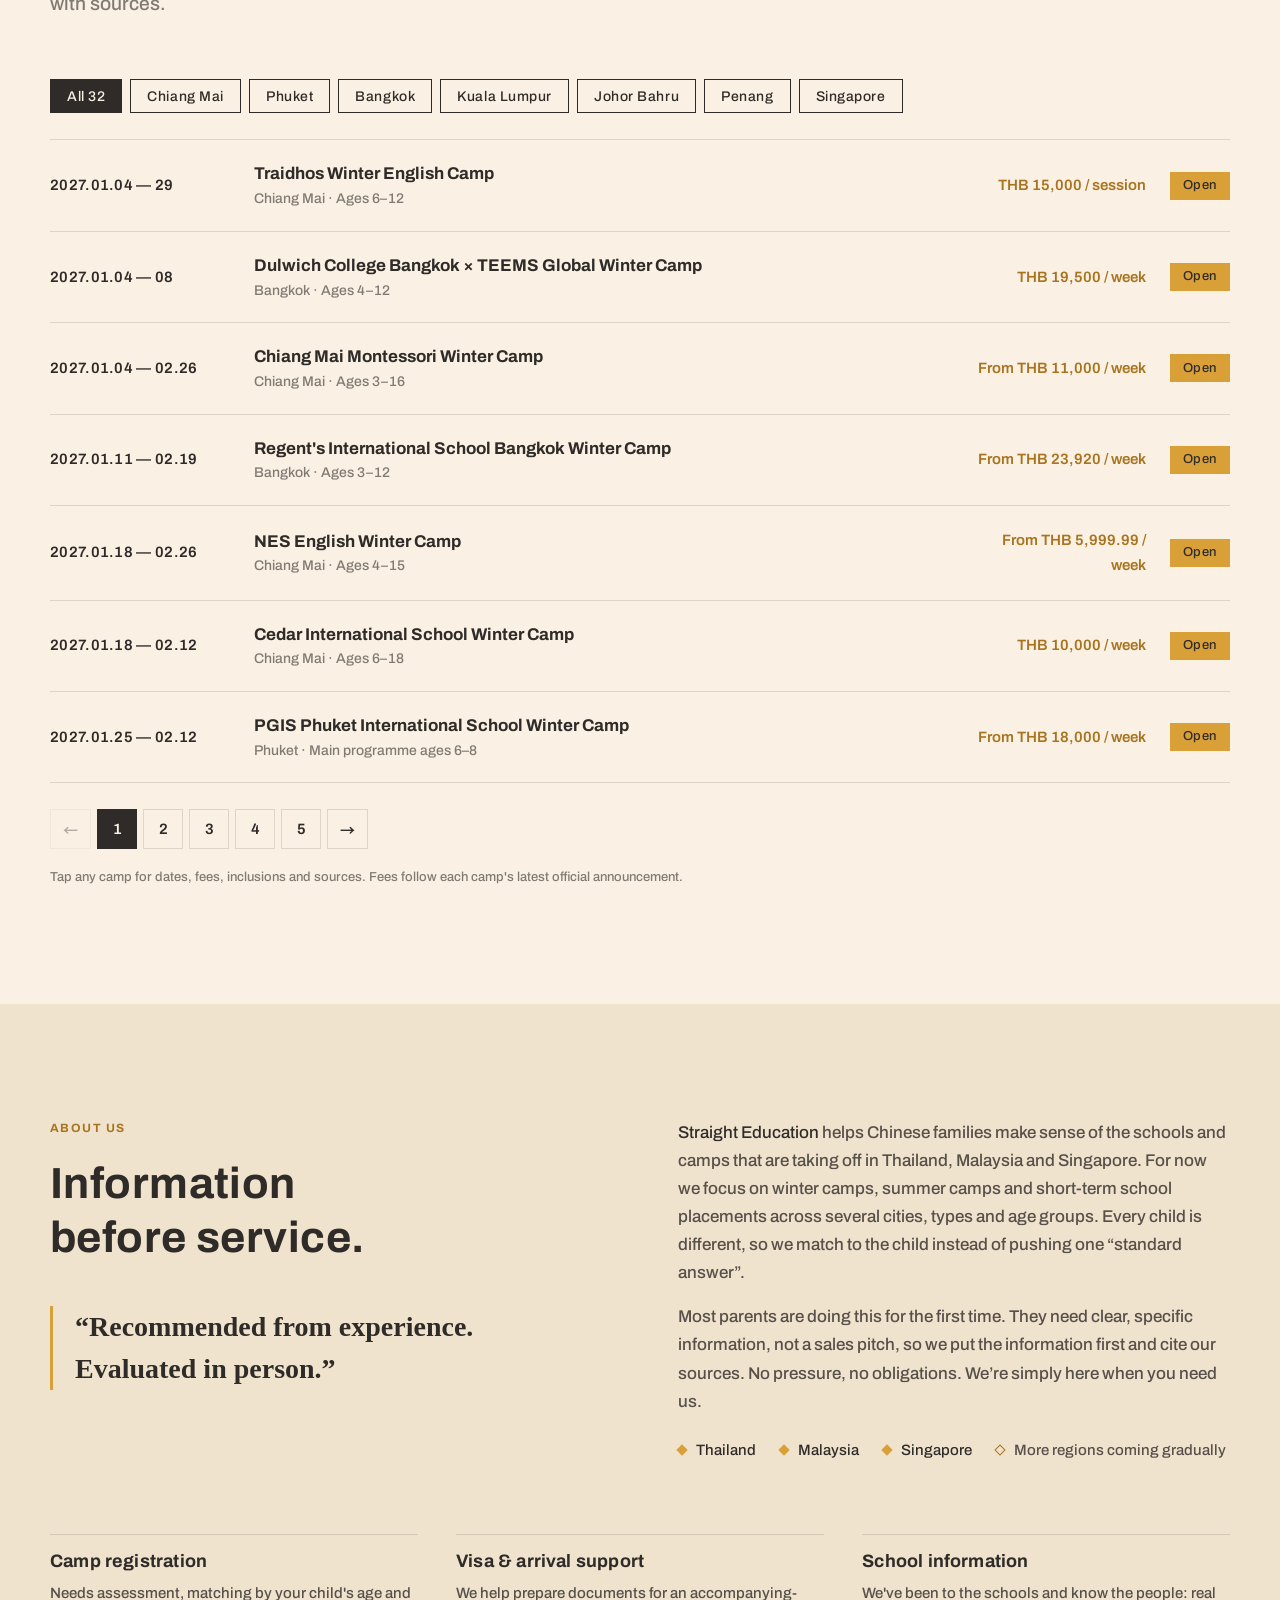
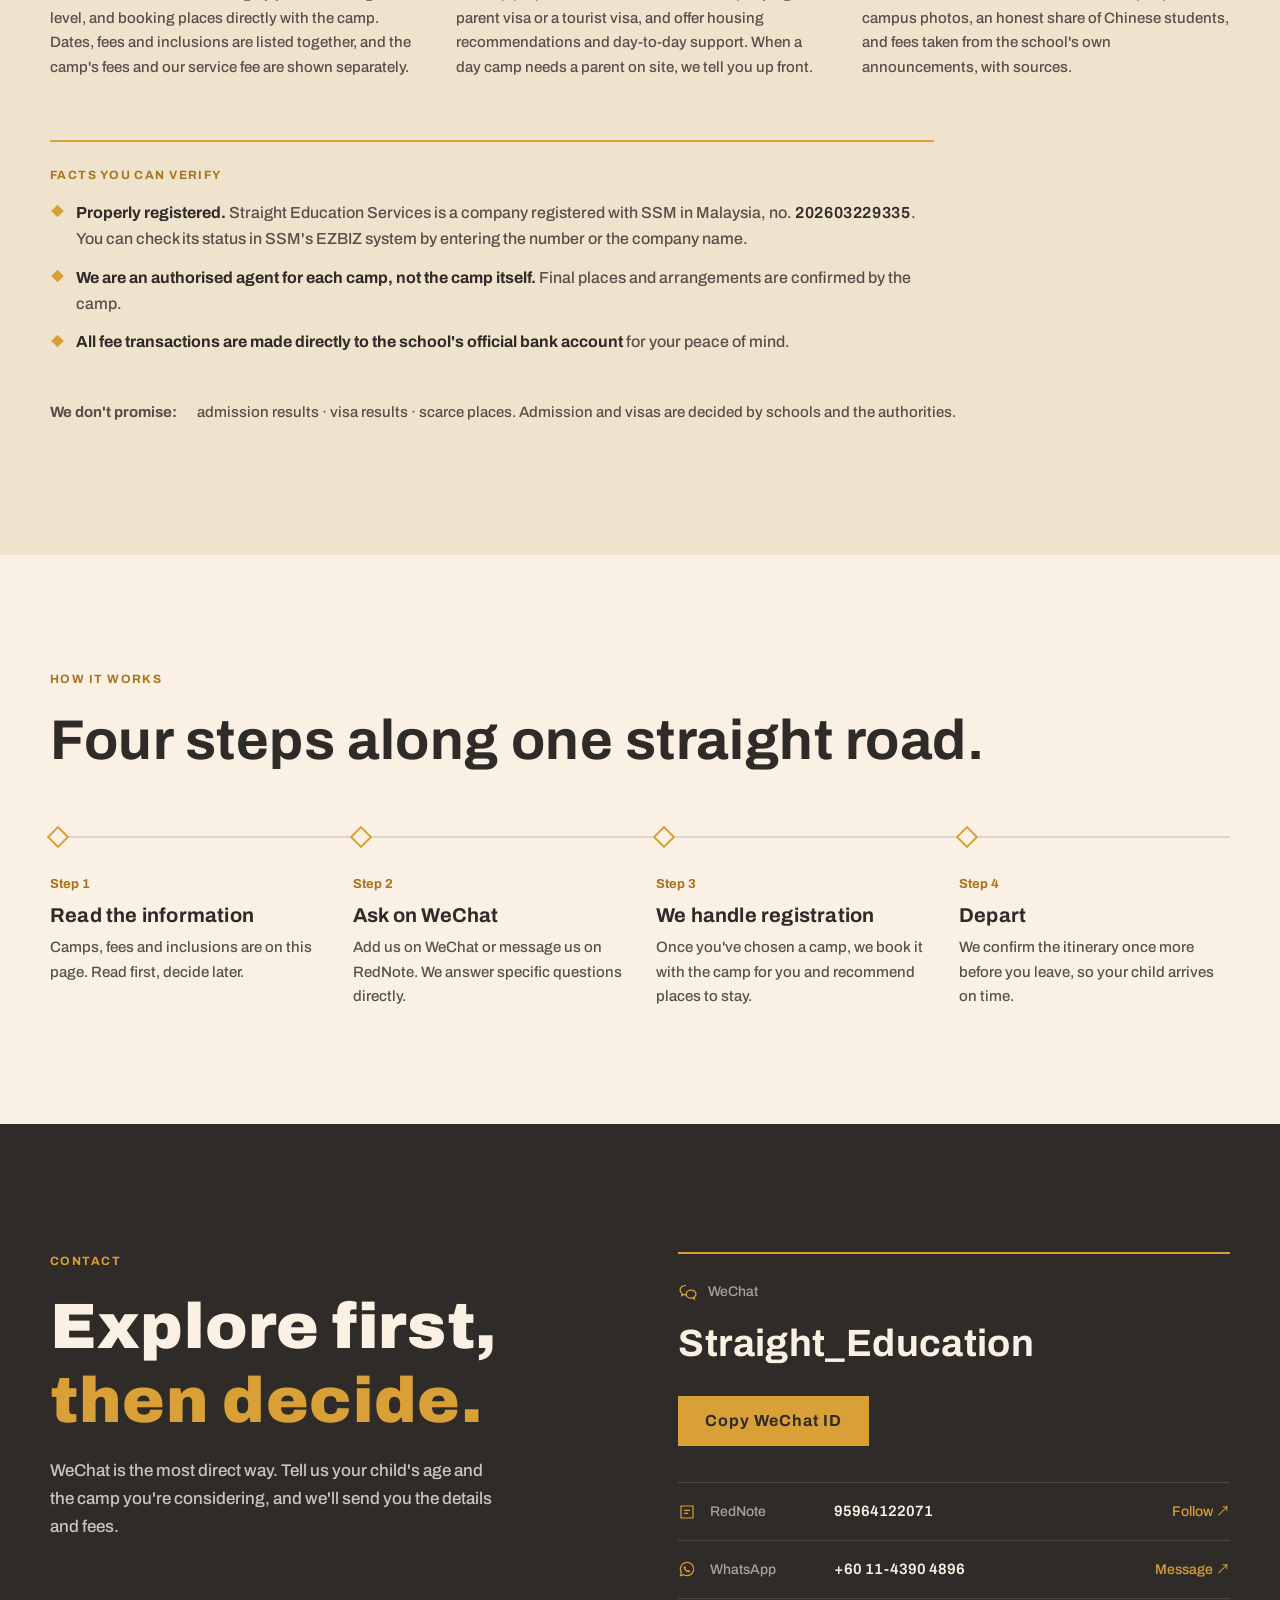
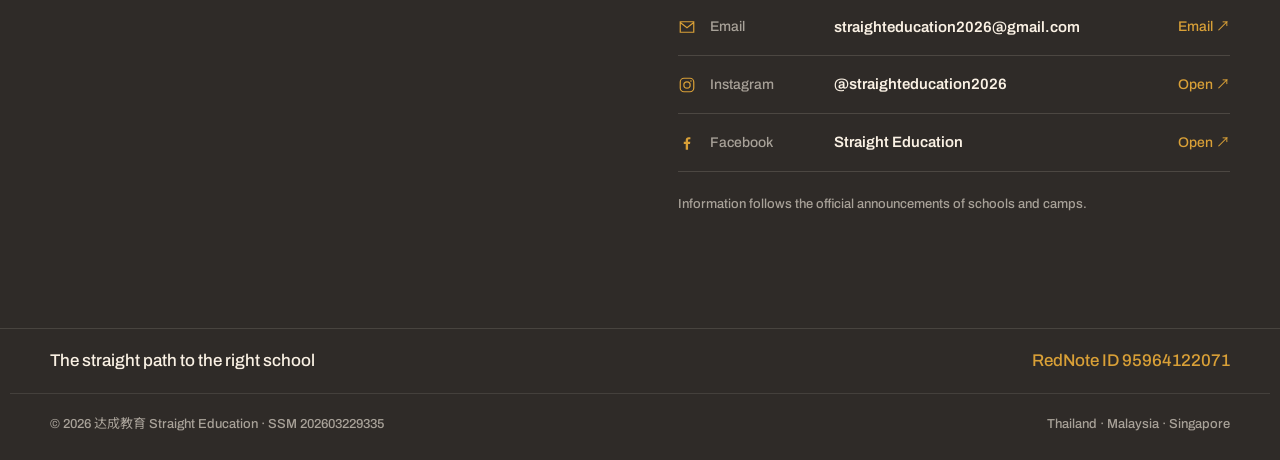
<file: en/index.html>
<!doctype html>
<html lang="en">
<head>
<meta charset="utf-8">
<meta name="viewport" content="width=device-width, initial-scale=1, viewport-fit=cover">
<title>Straight Education 达成教育 · Winter Camps &amp; Study Camps in Thailand, Malaysia &amp; Singapore</title>
<meta name="description" content="Straight Education lists winter camps and study camps in Thailand, Malaysia and Singapore for Chinese families, and helps you find the right camp or school. Dates, fees and inclusions are all listed, with sources.">
<meta name="theme-color" content="#2F2B28">
<meta name="color-scheme" content="only light">
<meta name="supported-color-schemes" content="light">
<script>window.__lang="en";window.__static="en";</script>
<link rel="canonical" href="https://straighteducation.com/en/">
<link rel="alternate" hreflang="zh-CN" href="https://straighteducation.com/">
<link rel="alternate" hreflang="en" href="https://straighteducation.com/en/">
<link rel="alternate" hreflang="x-default" href="https://straighteducation.com/">
<meta name="robots" content="index, follow, max-image-preview:large">
<meta property="og:type" content="website">
<meta property="og:url" content="https://straighteducation.com/en/">
<meta property="og:site_name" content="达成教育 Straight Education">
<meta property="og:locale" content="en_US">
<meta property="og:locale:alternate" content="zh_CN">
<meta name="twitter:card" content="summary">
<script type="application/ld+json">{"@context":"https://schema.org","@type":"EducationalOrganization","name":"Straight Education 达成教育","alternateName":["Straight Education","Straight Education Services"],"url":"https://straighteducation.com/en/","logo":"https://straighteducation.com/assets/icon-light.png","description":"为中国家庭整理泰国、马来西亚与新加坡的游学营与择校信息。Winter camps, study camps and school information in Thailand, Malaysia and Singapore for Chinese families.","email":"straighteducation2026@gmail.com","telephone":"+601143904896","contactPoint":{"@type":"ContactPoint","telephone":"+601143904896","contactType":"customer service","availableLanguage":["Chinese","English"]},"areaServed":["TH","MY","SG","CN"],"knowsLanguage":["zh-CN","en"]}</script>
<meta name="keywords" content="Straight Education,winter camp,study camp,Thailand winter camp,Malaysia study camp,Singapore study camp,Chiang Mai,Phuket,Bangkok,Kuala Lumpur,Penang,达成教育">
<meta property="og:title" content="Straight Education · Winter &amp; Study Camps in Thailand, Malaysia &amp; Singapore">
<meta property="og:description" content="The straight path to the right school. Winter camps, study camps and school information in Thailand, Malaysia and Singapore.">
<meta property="og:image" content="https://straighteducation.com/assets/og-logo.png?v=1">
<meta property="og:image:width" content="600">
<meta property="og:image:height" content="600">
<meta property="og:image:alt" content="达成教育 Straight Education">
<meta name="twitter:image" content="https://straighteducation.com/assets/og-logo.png?v=1">
<link rel="icon" href="/assets/favicon.png?v=2">
<link rel="apple-touch-icon" href="/assets/apple-touch-icon.png?v=2">
<link rel="stylesheet" href="/fonts/fonts.css">
<!-- CJK web fonts load without blocking; phones fall back to PingFang / YaHei instantly (Google may be slow or blocked in mainland China) -->
<link rel="stylesheet" href="https://fonts.googleapis.com/css2?family=Noto+Sans+SC:wght@400;500;700;900&family=Noto+Serif+SC:wght@600&display=swap" media="print" onload="this.media='all'">
<link rel="stylesheet" href="/styles.css?v=202611141800">
<style>
  :root { color-scheme: only light; }
  html.pre-en body { visibility: hidden; }
  :root { --body: rgba(47, 43, 40, .8); }
  .dark { --body: rgba(250, 241, 228, .78); }
  p { color: var(--body); }
  [hidden] { display: none !important; }
  .seo-camps { list-style: none; margin: 0; padding: 0; }
  .seo-camps li { padding: 18px 0; border-bottom: 1px solid var(--ink-14); color: var(--body); line-height: 1.6 }
  .seo-camps strong { color: var(--ink) }


  /* language switch + English typography */
  .nav-right { display: flex; align-items: center; gap: 22px; }
  .lang { font-family: var(--en); font-weight: 700; font-size: 13px; letter-spacing: .1em; color: var(--cream); background: none; border: 1.5px solid rgba(250, 241, 228, .5); min-height: 40px; min-width: 54px; padding: 0 12px; cursor: pointer; transition: color .3s, border-color .3s, background .3s; }
  .lang:hover { border-color: var(--gold); color: var(--gold); }
  .nav.solid .lang, .nav.open .lang { color: var(--ink); border-color: rgba(47, 43, 40, .5); }
  .nav.solid .lang:hover, .nav.open .lang:hover { border-color: var(--deep-gold); color: var(--deep-gold); }
  html[lang="en"] { --sans: "Archivo", "Noto Sans SC", system-ui, -apple-system, "Segoe UI", sans-serif; }
  html[lang="en"] body { letter-spacing: 0; line-height: 1.65; }
  html[lang="en"] .stage-foot h1 { white-space: normal; text-wrap: balance; font-size: clamp(26px, 4vw, 54px); line-height: 1.12; max-width: 17em; margin: 0 auto; }
  html[lang="en"] .front .cv-line { white-space: normal; text-align: center; line-height: 1.4; letter-spacing: .02em; }
  html[lang="en"] .eyebrow, html[lang="en"] .proof-h { letter-spacing: .12em; text-transform: uppercase; font-family: var(--en); font-size: 12px; }
  html[lang="en"] .hint { text-transform: uppercase; }
  html[lang="en"] .camp-head h2, html[lang="en"] .about h2, html[lang="en"] .sec-title h2, html[lang="en"] .contact h2 { text-wrap: balance; }
  html[lang="en"] .quote { font-family: var(--serif), Georgia, serif; font-size: clamp(20px, 2.2vw, 28px); line-height: 1.5; }
  html[lang="en"] .crow .t { font-size: 17px; }
  html[lang="en"] .nav-links { gap: 26px; }
  html[lang="en"] .pgc h2, html[lang="en"] .pgc h3 { line-height: 1.2; }
  html[lang="en"] .book { font-size: calc(var(--W) / 18.5); }
  html[lang="en"] .pgc .kk b { white-space: normal; }

  /* ---------- nav ---------- */
  .skip { position: absolute; left: 12px; top: -60px; z-index: 100; background: var(--gold); color: var(--ink); padding: 10px 16px; font-weight: 700; text-decoration: none; }
  .skip:focus { top: 12px; }
  .nav { position: fixed; inset: 0 0 auto; z-index: 50; transition: background .4s, transform .45s var(--ease); }
  .nav .wrap { display: flex; align-items: center; justify-content: space-between; height: 72px; }
  .nav .brand { display: block; height: 38px; width: 100px; position: relative; }
  .nav .brand img { height: 38px; width: auto; position: absolute; left: 0; top: 0; transition: opacity .35s; }
  .nav .brand .on-light { opacity: 0; }
  .nav.scrolled:not(.solid):not(.open) { background: rgba(47, 43, 40, .97); }
  .nav.solid { background: rgba(250, 241, 228, .96); backdrop-filter: blur(10px); -webkit-backdrop-filter: blur(10px); }
  .nav.solid .brand .on-dark { opacity: 0; }
  .nav.solid .brand .on-light { opacity: 1; }
  .nav.hide { transform: translateY(-100%); }
  .progress { position: absolute; left: 0; right: 0; bottom: 0; height: 2px; background: var(--ink-14); opacity: 0; transition: opacity .4s; }
  .nav.solid .progress { opacity: 1; }
  .progress i { position: absolute; inset: 0; background: var(--gold); transform-origin: left; transform: scaleX(var(--p, 0)); }
  .nav-links { display: flex; align-items: center; gap: 32px; }
  .nav-links a { text-decoration: none; font-size: 15px; color: var(--cream); position: relative; padding: 8px 0; transition: color .3s; }
  .nav.solid .nav-links a { color: var(--ink); }
  .nav-links a:not(.chip)::after { content: ""; position: absolute; left: 0; right: 0; bottom: 0; height: 2px; background: var(--gold); transform: scaleX(0); transform-origin: left; transition: transform .35s var(--ease); }
  .nav-links a:not(.chip):hover::after, .nav-links a.active::after { transform: scaleX(1); }
  .nav-links .chip { color: var(--ink) !important; height: 40px; padding: 0 18px; }
  .menu-btn { display: none; background: none; border: 0; width: 44px; height: 44px; cursor: pointer; position: relative; }
  .menu-btn span { position: absolute; left: 11px; right: 11px; height: 2px; background: var(--cream); transition: transform .3s, top .3s, background .3s; }
  .nav.solid .menu-btn span, .nav.open .menu-btn span { background: var(--ink); }
  .menu-btn span:nth-child(1) { top: 17px; } .menu-btn span:nth-child(2) { top: 25px; }
  .nav.open .menu-btn span:nth-child(1) { top: 21px; transform: rotate(45deg); }
  .nav.open .menu-btn span:nth-child(2) { top: 21px; transform: rotate(-45deg); }

  /* ---------- shared ---------- */
  .split .ln { display: block; overflow: hidden; padding-bottom: .1em; margin-bottom: -.1em; }
  .split .ln > span { display: inline-block; transform: translateY(105%); transition: transform .9s var(--ease); transition-delay: calc(var(--i, 0) * .08s); }
  .split.in .ln > span { transform: none; }
  .hair { display: block; height: 1px; background: var(--line); transform-origin: left; transform: scaleX(0); transition: transform 1.1s var(--ease); transition-delay: var(--d, 0s); }
  .in .hair, .hair.in { transform: scaleX(1); }
  .eyebrow { font-family: var(--sans); letter-spacing: .08em; font-size: 14px; font-weight: 700; }
  section.block { padding: clamp(72px, 9vw, 120px) 0; position: relative; }
  .sec-title { margin-bottom: clamp(32px, 4vw, 52px); }
  .copied { background: var(--ink) !important; border-color: var(--ink) !important; color: var(--gold) !important; }
  .dark .copied { background: var(--cream) !important; border-color: var(--cream) !important; color: var(--ink) !important; }

  /* ---------- hero: a book whose pages turn as you scroll (dark ground) ---------- */
  .hero { position: relative; }
  .book-scroll { position: relative; height: 300vh; }
  .stage { position: sticky; top: 0; height: 100vh; height: 100svh; overflow: hidden; -webkit-perspective: 2600px; perspective: 2600px; perspective-origin: 50% 35%;
    --o0: 0; --g: 0; --hint: 1; --R: 1.32; --W: min(44vw, 430px, calc((100svh - 330px) / 1.32));
    display: flex; flex-direction: column; align-items: center; padding-top: 88px; }
  .stage-top { position: relative; z-index: 3; text-align: center; padding: 0 var(--gutter); }
  .stage-top .kicker { margin: 0 0 12px; font-size: 14px; color: var(--cream); display: inline-flex; align-items: center; gap: 10px; }
  .stage-top .kicker .star { width: 18px; height: 18px; color: var(--gold); }
  .stage-top .kicker .en { font-size: 11px; font-weight: 700; color: var(--cream-60); }
  .stage-top h1 { font-size: clamp(30px, 5vw, 68px); font-weight: 900; line-height: 1.15; color: var(--cream); letter-spacing: -.005em; word-break: keep-all; white-space: nowrap; }
  .stage-top h1 .gold { color: var(--gold); }
  .stage-foot { position: relative; z-index: 3; text-align: center; padding: 0 var(--gutter) 22px; }
  .stage-foot h1 { font-size: clamp(30px, 4.6vw, 62px); font-weight: 900; line-height: 1.15; color: var(--cream); letter-spacing: -.005em; word-break: keep-all; white-space: nowrap; }
  .stage-foot h1 .gold { color: var(--gold); }
  .stage-foot .ln { display: inline-block; overflow: hidden; vertical-align: top; padding-bottom: .1em; }
  .stage-foot .ln > span { display: inline-block; transform: translateY(105%); transition: transform 1s var(--ease); }
  .stage-foot .ln:nth-child(2) > span { transition-delay: .15s; }
  .hero.ready .stage-foot .ln > span { transform: none; }
  .glow { position: absolute; left: 50%; top: 46%; width: calc(var(--W) * 4.4); height: calc(var(--W) * 3.2); transform: translate(-50%, -50%) scale(calc(.55 + var(--g) * .55)); opacity: calc(.18 + var(--g) * .82);
    background: radial-gradient(closest-side, rgba(217, 160, 55, .36), rgba(217, 160, 55, .12) 55%, rgba(217, 160, 55, 0) 100%); pointer-events: none; z-index: 1; }
  .book-wrap { transform-style: preserve-3d; position: relative; z-index: 2; flex: 1; width: 100%; display: flex; align-items: center; justify-content: center; margin: 6px 0 4px; }
  .book { position: relative; width: var(--W); height: calc(var(--W) * var(--R)); transform-style: preserve-3d; -webkit-transform-style: preserve-3d; font-size: calc(var(--W) / 17);
    transform: translateX(calc(var(--W) * .5 * var(--o0))) rotateX(calc((1 - var(--o0)) * 9deg)) rotateY(calc((1 - var(--o0)) * -10deg)); }
  .pg, .face { --body: rgba(47, 43, 40, .8); --fg: var(--ink); --fg-2: var(--ink-60); --line: var(--ink-14); --stroke: var(--ink); --accent: var(--deep-gold); color: var(--ink); }
  .pg { position: absolute; inset: 0; background: var(--card); border: 1.5px solid var(--ink); }
  .pg.under1 { transform: translate(4px, 3px); background: var(--sand); }
  .pg.under2 { transform: translate(8px, 6px); background: var(--card); }
  .leaf { position: absolute; inset: 0; transform-origin: left center; transform-style: preserve-3d; -webkit-transform-style: preserve-3d; will-change: transform; }
  .leaf.l0 { transform: translateZ(2px) rotateY(calc(var(--o0) * -180deg)); }
  .stage.idle .leaf.l0 { animation: peek 3.6s ease-in-out infinite; }
  @keyframes peek { 0%, 100% { transform: translateZ(2px) rotateY(0); } 45% { transform: translateZ(2px) rotateY(-11deg); } }
  .face { position: absolute; inset: 0; backface-visibility: hidden; -webkit-backface-visibility: hidden; transform: rotateY(0deg) translateZ(1px); -webkit-transform: rotateY(0deg) translateZ(1px); border: 1.5px solid var(--ink); background: var(--card); }
  .face.b { transform: rotateY(180deg) translateZ(1px); -webkit-transform: rotateY(180deg) translateZ(1px); }
  /* belt and braces: never rely only on backface-visibility (Safari) — hide whichever side faces away */
  .stage.flipped .leaf .front { visibility: hidden; }
  .stage:not(.flipped) .leaf .face.b { visibility: hidden; }
  .pgc { padding: 8% 9%; display: flex; flex-direction: column; justify-content: center; gap: .55em; }
  .pg.base { display: flex; flex-direction: column; justify-content: center; gap: .55em; padding: 8% 9%; }
  .pgc h2, .pgc h3 { font-size: 1.55em; line-height: 1.3; font-weight: 900; }
  .pgc h3 .gold { color: var(--deep-gold); }
  .pgc .sub { font-size: 1em; color: var(--body); margin: 0; line-height: 1.65; }
  .pgc .lbl { font-size: .95em; color: var(--ink-60); display: flex; align-items: center; gap: .6em; flex-wrap: wrap; margin: 0; }
  .pgc .lbl .chip { height: 1.9em; font-size: .85em; padding: 0 .8em; }
  .pgc .kk { display: flex; align-items: center; flex-wrap: wrap; gap: .3em .6em; font-size: .95em; margin: 0; }
  .pgc .kk b { white-space: nowrap; }
  .pgc .kk .star { width: 1.3em; height: 1.3em; color: var(--gold); flex: none; }
  .pgc .kk .en { font-size: .8em; font-weight: 700; color: var(--ink-60); }
  .pgc .btns { display: flex; gap: .6em; flex-wrap: wrap; margin-top: .5em; }
  .pgc .btn { min-height: 2.9em; padding: 0 1.1em; font-size: 1em; white-space: nowrap; }
  .pgc .regions { margin-top: .3em; font-size: .95em; gap: .3em 1em; }
  .city { margin: 0 0 .25em; display: flex; align-items: baseline; gap: .6em; flex-wrap: wrap; }
  .city b { font-size: 1.25em; font-weight: 900; }
  .city .en { font-size: .78em; font-weight: 700; color: var(--ink-60); letter-spacing: .1em; }
  .city .n { margin-left: auto; font-family: var(--en); font-weight: 700; color: var(--deep-gold); font-size: .95em; }
  .cl { list-style: none; margin: 0 0 .9em; padding: 0; display: grid; gap: .15em; font-size: .95em; }
  .cl li { position: relative; padding-left: 1.3em; line-height: 1.6; }
  .cl li::before { content: ""; position: absolute; left: .15em; top: .78em; width: .45em; height: .45em; background: var(--gold); transform: translateY(-50%) rotate(45deg); }
  .steps-b { list-style: none; margin: 0; padding: 0; display: grid; gap: .7em; counter-reset: sb; }
  .steps-b li { counter-increment: sb; position: relative; padding-left: 2.3em; line-height: 1.5; }
  .steps-b li::before { content: counter(sb); position: absolute; left: 0; top: -.05em; width: 1.6em; height: 1.6em; display: grid; place-items: center; background: var(--gold); color: var(--ink); font-family: var(--en); font-weight: 700; font-size: .85em; }
  .steps-b b { display: block; font-weight: 700; }
  .steps-b span { font-size: .9em; color: var(--body); }
  .wx-id { font-family: var(--en); font-weight: 700; font-size: 1.35em; margin: 0; word-break: break-all; }
  .front { background: var(--sand); display: flex; flex-direction: column; align-items: center; justify-content: center; gap: 1.1em; padding: 12% 10% 10% 14%; }
  .front::before { content: ""; position: absolute; left: 0; top: 0; bottom: 0; width: 7%; background: var(--gold); }
  .front::after { content: ""; position: absolute; inset: 5% 5% 5% 10%; border: 1px solid rgba(47, 43, 40, .4); pointer-events: none; }
  .front img { width: 78%; height: auto; position: relative; z-index: 1; }
  .front .cv-line { font-size: .9em; font-weight: 500; letter-spacing: .06em; white-space: nowrap; position: relative; z-index: 1; }
  .front .cv-star { position: absolute; right: 9%; top: 7%; width: 1.6em; height: 1.6em; color: var(--gold); z-index: 1; }
  .ribbon { position: absolute; right: 14%; bottom: -7%; width: 7%; height: 14%; background: var(--gold); clip-path: polygon(0 0, 100% 0, 100% 100%, 50% 80%, 0 100%); z-index: 0; }
  .gutter { position: absolute; left: 0; top: 2%; bottom: 2%; width: 2px; margin-left: -1px; background: var(--gold); opacity: var(--g); z-index: 9; pointer-events: none; }
  .spark { position: absolute; z-index: 3; width: 14px; height: 14px; color: var(--gold); opacity: 0; pointer-events: none; }
  .stage.lit .spark { animation: rise 5s ease-in-out infinite; animation-delay: var(--d); }
  @keyframes rise { 0% { opacity: 0; transform: translateY(24px) scale(.4) rotate(0); } 25% { opacity: .95; } 100% { opacity: 0; transform: translateY(-90px) scale(1.1) rotate(80deg); } }
  .hint { margin: 8px 0 0; font-size: 12px; color: var(--cream-60); letter-spacing: .16em; opacity: var(--hint); pointer-events: none; }
  .hint i { display: block; width: 1.5px; height: 14px; background: var(--gold); margin: 5px auto 0; transform-origin: top; animation: cue 2.4s var(--ease) infinite; }
  @keyframes cue { 0% { transform: scaleY(0); opacity: 1; } 60% { transform: scaleY(1); opacity: 1; } 100% { transform: scaleY(1); opacity: 0; } }
  .next-bar { position: relative; z-index: 2; display: block; text-decoration: none; color: var(--cream); border-top: 1px solid rgba(250, 241, 228, .16); background: rgba(250, 241, 228, .04); transition: background .35s; }
  .next-bar .wrap { display: flex; align-items: center; gap: clamp(14px, 2.5vw, 32px); min-height: 72px; padding-top: 12px; padding-bottom: 12px; flex-wrap: wrap; }
  .nb-label { display: inline-flex; align-items: center; gap: 10px; font-size: 13px; color: var(--cream-60); }
  .nb-label .chip { height: 26px; font-size: 12px; padding: 0 10px; }
  .nb-title { font-weight: 700; font-size: 16px; }
  .nb-meta { font-family: var(--en); font-weight: 500; font-size: 14px; color: var(--cream-60); letter-spacing: .03em; }
  .nb-go { margin-left: auto; color: var(--gold); font-weight: 500; font-size: 15px; white-space: nowrap; }
  .nb-go .arrow { display: inline-block; transition: transform .3s var(--ease); }
  .next-bar:hover { background: rgba(250, 241, 228, .08); }
  .next-bar:hover .nb-go .arrow { transform: translateX(5px); }
  .stagger > * { opacity: 0; transform: translateY(12px); transition: opacity .7s var(--ease), transform .7s var(--ease); transition-delay: calc(var(--k, 0) * .07s + .35s); }
  .hero.ready .stagger > * { opacity: 1; transform: none; }
  .no-motion .book-scroll { height: auto; }
  .no-motion .stage { position: relative; height: auto; min-height: 100svh; padding-bottom: 20px; }
  .no-motion .hint { display: none; }
  .no-motion .book { animation: none; }
  .no-motion .stage.idle .leaf.l0 { animation: none; }
  .no-motion .stage-foot .ln > span { transform: none; }

  /* ---------- latest camp (section 2, cream) ---------- */
  .camp-head { margin-bottom: clamp(36px, 5vw, 60px); }
  .camp-head .eyebrow { display: flex; gap: 12px; align-items: center; }
  .camp-head h2 { font-size: clamp(34px, 5vw, 64px); font-weight: 900; line-height: 1.12; word-break: keep-all; text-wrap: balance; }
  .camp-head h2 .loc { color: var(--deep-gold); }
  .camp-head .title-en { font-family: var(--en); font-weight: 600; letter-spacing: .14em; text-transform: uppercase; font-size: 13px; color: var(--ink-60); margin-top: 14px; }
  .spec { margin: 0; border-top: 2px solid var(--gold); }
  .spec > div { display: grid; grid-template-columns: 84px 1fr; gap: 16px; align-items: baseline; padding: 15px 0; border-bottom: 1px solid var(--ink-14); }
  .spec dt { font-size: 14px; color: var(--ink-60); }
  .spec dd { margin: 0; font-family: var(--en); font-weight: 600; font-size: clamp(17px, 1.5vw, 20px); color: var(--ink); letter-spacing: .02em; }
  .spec dd.zh { font-family: var(--sans); font-weight: 500; font-size: 15px; letter-spacing: 0; line-height: 1.6; }
  .spec dd.price { color: var(--deep-gold); }
  .stagger > * { opacity: 0; transform: translateY(12px); transition: opacity .7s var(--ease), transform .7s var(--ease); transition-delay: calc(var(--k, 0) * .07s + .35s); }
  .hero.ready .stagger > * { opacity: 1; transform: none; }

  /* ---------- camp details ---------- */
  .detail { display: grid; grid-template-columns: 1fr 1.05fr; gap: clamp(36px, 6vw, 96px); align-items: start; }
  .detail h2 { font-size: clamp(28px, 3.4vw, 44px); line-height: 1.25; }
  .detail .summary { font-size: 17px; margin: 18px 0 0; max-width: 32em; }
  .kv { margin: 30px 0 0; }
  .kv > div { display: grid; grid-template-columns: 96px 1fr; gap: 16px; padding: 16px 0; border-top: 1px solid var(--ink-14); }
  .kv > div:last-child { border-bottom: 1px solid var(--ink-14); }
  .kv dt { font-weight: 500; font-size: 15px; }
  .kv dd { margin: 0; color: var(--body); font-size: 15px; }
  .detail .actions { display: flex; flex-wrap: wrap; gap: 12px; margin-top: 30px; }
  .detail .src { font-size: 13px; color: var(--ink-60); margin-top: 16px; }
  .detail .dtable { font-size: 15px; }
  .detail .dtable td:first-child { width: 26%; font-weight: 500; white-space: nowrap; }
  .dtable .dt { white-space: nowrap; }
  .detail .dtable tbody tr { opacity: 0; transform: translateY(8px); transition: opacity .6s var(--ease), transform .6s var(--ease); transition-delay: calc(var(--k, 0) * .07s + .1s); }
  .detail .in .dtable tbody tr, .no-motion .detail .dtable tbody tr { opacity: 1; transform: none; }
  .camp-photo { grid-column: 1 / -1; aspect-ratio: 21 / 9; overflow: hidden; background: var(--ink); }
  .camp-photo img { width: 100%; height: 100%; object-fit: cover; }
  .more-camps { margin-top: clamp(56px, 7vw, 88px); }
  .more-camps h3 { font-size: 15px; margin: 0 0 6px; }
  .filters { display: flex; flex-wrap: wrap; gap: 8px; margin-bottom: 26px; }
  .filters .chip { cursor: pointer; background: none; font-family: inherit; }
  .filters .chip:hover { border-color: var(--deep-gold); }
  .filters .chip.on { background: var(--ink); color: var(--cream); border-color: var(--ink); }
  .clist { border-bottom: 1px solid var(--ink-14); }
  .crow { width: 100%; display: grid; grid-template-columns: 180px 1fr 180px auto; gap: 24px; align-items: center; padding: 22px 0; background: none; border: 0; border-top: 1px solid var(--ink-14); text-align: left; cursor: pointer; font: inherit; color: var(--ink); }
  .crow .when { font-family: var(--en); font-weight: 600; font-size: 15px; color: var(--ink); letter-spacing: .02em; }
  .crow .t { font-size: 18px; font-weight: 700; line-height: 1.4; transition: transform .4s var(--ease), color .3s; }
  .crow .t small { display: block; font-size: 14px; font-weight: 400; color: var(--ink-60); margin-top: 3px; }
  .crow .pr { font-family: var(--en); font-weight: 600; font-size: 15px; color: var(--deep-gold); text-align: right; }
  .crow:hover .t { transform: translateX(6px); color: var(--deep-gold); }
  .crow.past { opacity: .55; }
  .pager { display: flex; align-items: center; gap: 6px; margin-top: 26px; font-family: var(--en); }
  .pager[hidden] { display: none; }
  .pager button { min-width: 40px; height: 40px; padding: 0 12px; border: 1px solid var(--ink-14); background: none; color: var(--ink); font: 600 15px var(--en); cursor: pointer; transition: border-color .2s, background .2s, color .2s; }
  .pager button:hover:not(:disabled):not(.on) { border-color: var(--deep-gold); color: var(--deep-gold); }
  .pager button.on { background: var(--ink); border-color: var(--ink); color: var(--cream); cursor: default; }
  .pager button:disabled { opacity: .35; cursor: default; }
  .clist-note { font-size: 13px; color: var(--ink-60); margin: 18px 0 0; }

  dialog.camp-dlg { border: 0; border-top: 6px solid var(--gold); padding: clamp(28px, 4vw, 48px); max-width: min(1000px, calc(100vw - 32px)); width: 100%; background: var(--cream); color: var(--ink); max-height: calc(100vh - 40px); }
  dialog.camp-dlg::backdrop { background: rgba(47, 43, 40, .6); }
  dialog.camp-dlg[open] { animation: dlg .4s var(--ease); }
  @keyframes dlg { from { opacity: 0; transform: translateY(14px); } }
  dialog .dtable tbody tr { opacity: 1 !important; transform: none !important; }
  .dlg-close { position: absolute; right: 8px; top: 8px; width: 44px; height: 44px; border: 0; background: none; color: var(--ink); cursor: pointer; font-size: 26px; }
  .gallery { grid-column: 1 / -1; display: grid; grid-template-columns: repeat(auto-fill, minmax(140px, 1fr)); gap: 8px; }
  .gallery img { aspect-ratio: 1; object-fit: cover; width: 100%; }

  /* ---------- about (sand) ---------- */
  .about { background: var(--sand); }
  .about-grid { display: grid; grid-template-columns: 1fr 1fr; gap: clamp(36px, 6vw, 96px); align-items: start; }
  .about h2 { font-size: clamp(28px, 3.4vw, 44px); line-height: 1.25; }
  .about .copy p { font-size: 17px; margin: 0 0 16px; }
  .about .copy p strong { color: var(--ink); font-weight: 500; }
  .quote { margin: clamp(28px, 4vw, 40px) 0 0; padding-left: 22px; border-left: 3px solid var(--gold); font-family: var(--serif); font-weight: 600; font-size: clamp(22px, 2.4vw, 30px); line-height: 1.6; color: var(--ink); }
  .does { display: grid; grid-template-columns: repeat(3, 1fr); gap: clamp(24px, 3vw, 40px); margin-top: clamp(48px, 6vw, 72px); }
  .does h3 { font-size: 18px; margin: 16px 0 8px; }
  .does p { font-size: 15px; margin: 0; }
  .proof { margin-top: clamp(40px, 5vw, 60px); padding-top: 24px; border-top: 2px solid var(--gold); max-width: 52em; }
  .proof-h { font-size: 14px; font-weight: 700; color: var(--deep-gold); margin: 0 0 14px; letter-spacing: .06em; }
  .proof .diamonds { gap: 12px; font-size: 16px; }
  .proof li { color: var(--body); }
  .proof li b { color: var(--ink); font-weight: 700; }
  .proof .en { letter-spacing: .04em; font-weight: 600; color: var(--ink); }
  .nopromise { margin-top: clamp(32px, 4vw, 44px); display: flex; flex-wrap: wrap; gap: 8px 20px; align-items: baseline; font-size: 15px; }
  .nopromise b { font-weight: 700; }
  .nopromise span { color: var(--body); }
  .regions { display: flex; flex-wrap: wrap; gap: 8px 24px; margin-top: 22px; font-size: 15px; }
  .regions .r { display: inline-flex; align-items: center; gap: 10px; }
  .regions .r::before { content: ""; width: 8px; height: 8px; background: var(--gold); transform: rotate(45deg); }
  .regions .soon { color: var(--body); }
  .regions .soon::before { background: none; border: 1.5px solid var(--deep-gold); }

  /* ---------- process ---------- */
  .steps { display: grid; grid-template-columns: repeat(4, 1fr); gap: 32px; position: relative; }
  .steps-line { position: absolute; left: 0; right: 0; top: 11px; height: 2px; background: var(--ink-14); }
  .steps-line i { position: absolute; inset: 0; background: var(--gold); transform-origin: left; transform: scaleX(var(--p, 0)); }
  .step { position: relative; padding-top: 44px; }
  .step::before { content: ""; position: absolute; left: 0; top: 4px; width: 16px; height: 16px; background: var(--cream); border: 2px solid var(--gold); transform: rotate(45deg); transition: background .4s; }
  .step.lit::before { background: var(--gold); }
  .step .n { font-size: 13px; font-weight: 700; color: var(--deep-gold); }
  .step h3 { font-size: 20px; margin: 6px 0 8px; }
  .step p { margin: 0; font-size: 15px; }

  /* ---------- contact (dark ground) ---------- */
  .contact { padding: clamp(80px, 10vw, 130px) 0 clamp(64px, 8vw, 100px); }
  .contact-grid { display: grid; grid-template-columns: 1fr 1fr; gap: clamp(40px, 6vw, 96px); align-items: start; }
  .contact h2 { font-size: clamp(36px, 5vw, 64px); font-weight: 900; line-height: 1.15; color: var(--cream); }
  .contact .lead { font-size: 17px; margin: 20px 0 0; max-width: 26em; }
  .wechat { border-top: 2px solid var(--gold); padding-top: 26px; }
  .wechat .k { font-size: 14px; color: var(--cream-60); display: flex; gap: 10px; align-items: center; }
  .wechat .k svg { width: 20px; height: 20px; color: var(--gold); }
  .wechat .id { font-family: var(--en); font-weight: 700; font-size: clamp(26px, 3vw, 38px); color: var(--cream); margin: 10px 0 20px; letter-spacing: .01em; word-break: break-all; }
  .wechat .row { display: flex; gap: 20px; align-items: flex-start; flex-wrap: wrap; }
  .wechat .qr { width: 140px; background: var(--cream); padding: 8px; }
  .others { margin-top: 36px; }
  .others a, .others button { display: flex; width: 100%; align-items: center; gap: 14px; padding: 16px 0; border: 0; border-top: 1px solid rgba(250, 241, 228, .14); background: none; color: var(--cream); font: inherit; font-size: 15px; text-decoration: none; cursor: pointer; text-align: left; }
  .others > :last-child { border-bottom: 1px solid rgba(250, 241, 228, .14); }
  .others svg { width: 18px; height: 18px; color: var(--gold); flex: none; }
  .others .p { color: var(--cream-60); width: 110px; flex: none; font-size: 14px; }
  .others .h { font-family: var(--en); font-weight: 600; flex: 1; min-width: 0; overflow-wrap: anywhere; }
  .others .go { color: var(--gold); font-size: 14px; white-space: nowrap; transition: transform .3s var(--ease); }
  .others a:hover .go { transform: translate(3px, -3px); }
  .contact .note { font-size: 13px; color: var(--cream-60); margin-top: 22px; }

  .site-foot { background: var(--ink); color: var(--cream-60); font-size: 13px; }
  .site-foot .wrap { display: flex; justify-content: space-between; gap: 16px; flex-wrap: wrap; padding-top: 20px; padding-bottom: 24px; border-top: 1px solid rgba(250,241,228,.1); }

  /* ---------- mobile sticky contact bar ---------- */
  .dock { position: fixed; left: 0; right: 0; bottom: 0; z-index: 40; display: none; grid-template-columns: 1.3fr 1fr 1fr; background: var(--ink); border-top: 1px solid rgba(250,241,228,.14); padding-bottom: env(safe-area-inset-bottom); transform: translateY(110%); transition: transform .45s var(--ease); }
  .dock.show { transform: none; }
  .dock:not(.show) { visibility: hidden; transition: transform .45s var(--ease), visibility 0s .45s; }
  .dock button, .dock a { min-height: 56px; display: flex; align-items: center; justify-content: center; gap: 8px; border: 0; font: inherit; font-size: 15px; font-weight: 700; text-decoration: none; cursor: pointer; }
  .dock .wx { background: var(--gold); color: var(--ink); }
  .dock .rn { background: var(--ink); color: var(--cream); }
  .dock svg { width: 18px; height: 18px; }

  @media (prefers-reduced-motion: reduce) {
    .split .ln > span, .stagger > *, .hair, .detail .dtable tbody tr { transition: none !important; transform: none !important; opacity: 1 !important; }
    .dock { transition: none; }
  }

  @media (max-width: 960px) {
    .detail, .about-grid, .contact-grid { grid-template-columns: 1fr; }
    .steps { grid-template-columns: repeat(2, 1fr); row-gap: 40px; }
    .steps-line { display: none; }
    .does { grid-template-columns: 1fr; }
  }
  @media (max-width: 760px) {
    .menu-btn { display: block; }
    .nav-right { gap: 8px; }
    .lang { min-height: 38px; min-width: 48px; padding: 0 8px; font-size: 12px; }
    .nav-links { position: fixed; inset: 72px 0 auto; flex-direction: column; align-items: stretch; gap: 0; background: var(--cream); border-bottom: 1px solid var(--ink-14); padding: 8px var(--gutter) 22px; transform: translateY(-8px); opacity: 0; pointer-events: none; transition: opacity .3s, transform .3s var(--ease); }
    .nav.open { background: var(--cream); }
    .nav.open .brand .on-dark { opacity: 0; } .nav.open .brand .on-light { opacity: 1; }
    .nav.open .nav-links { opacity: 1; transform: none; pointer-events: auto; }
    .nav-links a { color: var(--ink) !important; padding: 15px 0; border-bottom: 1px solid var(--ink-14); font-size: 17px; }
    .nav-links a::after { display: none; }
    .nav-links .chip { margin-top: 16px; justify-content: center; height: 48px; }
    .book-scroll { height: 260vh; }
    .stage { --R: 1.6; --W: min(46vw, 210px, calc((100svh - 300px) / 1.6)); padding-top: 84px; }
    .stage-foot h1 { font-size: clamp(27px, 8vw, 38px); }
    .stage-foot { padding-bottom: 18px; }
    html[lang="en"] .book { font-size: calc(var(--W) / 13.5); }
    .book { font-size: calc(var(--W) / 12.5); transform: translateX(calc(var(--W) * .5 * var(--o0))) scale(calc(1 + (1 - var(--o0)) * .38)) rotateX(calc((1 - var(--o0)) * 9deg)) rotateY(calc((1 - var(--o0)) * -10deg)); }
    .pgc .sub, .pgc .regions, .pgc .kk .en, .pgc [data-copy-wechat], .city .en, .steps-b span { display: none; }
    .pgc h2, .pgc h3 { font-size: 1.4em; }
    .pgc .btn { width: 100%; justify-content: center; padding: 0 .4em; font-size: .95em; }
    .cl { font-size: .9em; }
    .wx-id { font-size: 1.05em; }
    .next-bar .wrap { gap: 4px 12px; }
    .nb-label { width: 100%; }
    .nb-meta { width: 100%; order: 3; }
    .nb-go { order: 2; }
    .dtable .th { display: block; }
    .dtable .dt { display: block; font-family: var(--en); font-size: 13px; color: var(--ink-60); margin-top: 2px; }
    .dtable .sep { display: none; }
    .others a { display: grid; grid-template-columns: 18px 1fr auto; column-gap: 12px; row-gap: 4px; align-items: center; }
    .others .p { width: auto; grid-column: 2; grid-row: 1; }
    .others .go { grid-column: 3; grid-row: 1; }
    .others .h { grid-column: 2 / 4; grid-row: 2; overflow-wrap: normal; word-break: normal; }
    .others svg { grid-row: 1; }
    .quote { font-size: 22px; }
    .steps { grid-template-columns: 1fr; }
    .crow { grid-template-columns: 1fr auto; gap: 6px 12px; padding: 18px 0; }
    .crow .when { grid-column: 1 / -1; font-size: 14px; color: var(--ink-60); }
    .crow .pr { text-align: left; grid-row: 3; grid-column: 1; }
    .crow .chip { grid-row: 2; grid-column: 2; }
    .dock { display: grid; }
    body { padding-bottom: 56px; }
    .kv > div { grid-template-columns: 80px 1fr; }
  }
</style>
</head>
<body>
<a class="skip" href="#camp" data-i18n="skip">Skip to the latest camps</a>

<svg width="0" height="0" style="position:absolute" aria-hidden="true">
  <symbol id="star" viewBox="0 0 24 24"><path fill="currentColor" d="M12 0C12.9 6.4 17.6 11.1 24 12 17.6 12.9 12.9 17.6 12 24 11.1 17.6 6.4 12.9 0 12 6.4 11.1 11.1 6.4 12 0Z"/></symbol>
  <symbol id="i-rednote" viewBox="0 0 24 24"><path fill="none" stroke="currentColor" stroke-width="1.6" d="M4 4h16v16H4z"/><path fill="currentColor" d="M8 9h8v1.6H8zM8 13h5.5v1.6H8z"/></symbol>
  <symbol id="i-wechat" viewBox="0 0 24 24"><path fill="none" stroke="currentColor" stroke-width="1.6" d="M9.5 4C5.4 4 2.5 6.6 2.5 9.7c0 1.8 1 3.4 2.6 4.4l-.6 2.2 2.6-1.3c.8.2 1.6.3 2.4.3M21.5 14.6c0-2.7-2.6-4.8-5.8-4.8s-5.8 2.1-5.8 4.8 2.6 4.8 5.8 4.8c.6 0 1.3-.1 1.9-.3l2.1 1.1-.5-1.8c1.4-.9 2.3-2.2 2.3-3.8Z"/></symbol>
  <symbol id="i-ig" viewBox="0 0 24 24"><rect x="3" y="3" width="18" height="18" rx="5" fill="none" stroke="currentColor" stroke-width="1.6"/><circle cx="12" cy="12" r="4.2" fill="none" stroke="currentColor" stroke-width="1.6"/><circle cx="17.3" cy="6.7" r="1.1" fill="currentColor"/></symbol>
  <symbol id="i-mail" viewBox="0 0 24 24"><path fill="none" stroke="currentColor" stroke-width="1.6" d="M3 5h18v14H3z M3 6l9 7 9-7"/></symbol>
  <symbol id="i-wa" viewBox="0 0 24 24"><path fill="none" stroke="currentColor" stroke-width="1.6" stroke-linejoin="round" d="M12 3.2a8.8 8.8 0 0 0-7.6 13.2L3.2 20.8l4.5-1.2A8.8 8.8 0 1 0 12 3.2Z"/><path fill="currentColor" d="M9.1 7.9c.3 0 .5.1.6.4l.7 1.6c.1.2 0 .4-.1.6l-.5.6c.8 1.5 1.9 2.4 3.3 3.1l.6-.7c.2-.2.4-.2.6-.1l1.6.8c.2.1.3.3.3.5 0 .8-.7 1.6-1.5 1.7-1 .1-2.6-.3-4.4-1.8-1.8-1.5-2.7-3.3-2.7-4.5 0-.8.7-1.7 1.5-1.7Z"/></symbol>
  <symbol id="i-fb" viewBox="0 0 24 24"><path fill="currentColor" d="M13.4 21v-7.6H16l.4-3h-3v-1.9c0-.9.3-1.5 1.5-1.5h1.6V4.3c-.3 0-1.2-.1-2.3-.1-2.3 0-3.9 1.4-3.9 4v2.2H7.7v3h2.6V21h3.1Z"/></symbol>
</svg>

<header class="nav" id="nav">
  <div class="wrap">
    <a class="brand" href="#top" aria-label="Straight Education home">
      <img class="on-dark" src="/assets/logo-en-dark.png" alt="">
      <img class="on-light" src="/assets/logo-en-light.png" alt="">
    </a>
    <div class="nav-right">
      <nav class="nav-links" id="navLinks" aria-label="Main navigation">
        <a href="#camp" data-i18n="navCamps">Camps</a>
        <a href="#about" data-i18n="navAbout">About</a>
        <a href="#process" data-i18n="navProcess">How it works</a>
        <a class="chip gold" href="#contact" data-i18n="navContact">WeChat us</a>
      </nav>
      <button class="lang" id="langBtn" type="button" aria-label="切换到中文">中文</button>
      <button class="menu-btn" id="menuBtn" aria-label="Open menu" aria-expanded="false" aria-controls="navLinks"><span></span><span></span></button>
    </div>
  </div>
  <div class="progress" aria-hidden="true"><i id="progress"></i></div>
</header>

<main id="top">
  <!-- 1 · HERO: a book whose pages turn as you scroll -->
  <section class="hero dark" id="hero">
    <div class="book-scroll" id="bookScroll">
      <div class="stage idle" id="stage">
        <div class="glow" aria-hidden="true"></div>
        <div class="book-wrap">
          <div class="book" id="book">
            <div class="pg under2" aria-hidden="true"></div>
            <div class="pg under1" aria-hidden="true"></div>

            <!-- the right-hand page (revealed once the cover opens) -->
            <div class="pg base pgc">
              <p class="lbl"><span data-i18n="latestCamps">Latest camps</span> <span class="chip gold" id="hStatus">Open</span></p>
              <h2 id="bkTitle">2027 winter camps</h2>
              <p class="sub" id="bkMeta">Chiang Mai · Phuket · Bangkok · Kuala Lumpur · Penang · Singapore</p>
              <div class="btns">
                <a class="btn" href="#camp"><span data-i18n="seeLatest">See the camps</span> <span class="arrow">↓</span></a>
                <button class="btn ghost" data-copy-wechat data-i18n="copyWx">Copy WeChat ID</button>
              </div>
            </div>

            <!-- the cover; its back is the left-hand page -->
            <div class="leaf l0">
              <div class="face front">
                <svg class="cv-star" aria-hidden="true"><use href="#star"/></svg>
                <img src="/assets/logo-en-light.png" alt="Straight Education 达成教育">
                <span class="cv-line" data-i18n="coverLine">The straight path to the right school</span>
              </div>
              <div class="face b pgc">
                <p class="kk"><svg class="star" aria-hidden="true"><use href="#star"/></svg><b data-i18n="kkB">Information first</b> <span class="en" data-i18n="kkEn"></span></p>
                <h3 data-i18n="leftH3">Camps, fees and<br><span class="gold">inclusions, all listed</span></h3>
                <p class="sub" data-i18n="leftSub">We gather study-camp and school information for Chinese families in Thailand, Malaysia and Singapore, with sources and verification dates.</p>
                <div class="regions"><span class="r" data-i18n="regThai">Thailand</span><span class="r" data-i18n="regMy">Malaysia</span><span class="r" data-i18n="regSg">Singapore</span><span class="r soon" data-i18n="regSoon">Expanding gradually</span></div>
              </div>
            </div>

            <div class="gutter" aria-hidden="true"></div>
            <svg class="spark" style="left:-8%;top:8%;--d:0s" aria-hidden="true"><use href="#star"/></svg>
            <svg class="spark" style="left:14%;top:-6%;--d:.9s" aria-hidden="true"><use href="#star"/></svg>
            <svg class="spark" style="left:46%;top:2%;--d:1.8s" aria-hidden="true"><use href="#star"/></svg>
            <svg class="spark" style="left:78%;top:-4%;--d:2.6s" aria-hidden="true"><use href="#star"/></svg>
            <svg class="spark" style="left:108%;top:10%;--d:3.3s" aria-hidden="true"><use href="#star"/></svg>
            <svg class="spark" style="left:-14%;top:60%;--d:1.3s" aria-hidden="true"><use href="#star"/></svg>
            <svg class="spark" style="left:112%;top:64%;--d:2.2s" aria-hidden="true"><use href="#star"/></svg>
          </div>
        </div>
        <div class="stage-foot">
          <h1 id="hTitle" data-i18n="slogan">The straight path <span class="gold">to the right school</span></h1>
          <p class="hint" id="hint"><span data-i18n="hint">Scroll to open</span><i></i></p>
        </div>
      </div>
    </div>
    <a class="next-bar stagger" href="#camp" id="hNext">
      <span class="wrap" style="--k:4">
        <span class="nb-label"><span data-i18n="latestCamps">Latest camps</span> <span class="chip gold" id="hStatus2">Open</span></span>
        <span class="nb-title" id="hNextTitle">2027 winter camps</span>
        <span class="nb-meta" id="hNextMeta">Chiang Mai / Phuket / Bangkok / Kuala Lumpur / Penang / Singapore</span>
        <span class="nb-go"><span data-i18n="seeCamps">See camps</span> <span class="arrow">→</span></span>
      </span>
    </a>
  </section>

  <!-- 2 · CAMPS -->
  <section class="block" id="camp">
    <div class="wrap">
      <div class="camp-head">
        <p class="eyebrow reveal" data-i18n="latestCamps">Latest camps</p>
        <h2 class="split"><span class="ln"><span data-i18n="campsH2">2027 winter camps & study camps</span></span></h2>
        <p class="lede reveal" style="--d:.1s" data-i18n="campsLede">Winter camps and study camps in Chiang Mai, Phuket, Bangkok, Kuala Lumpur, Penang and Singapore. Dates, fees and inclusions are all listed, with sources.</p>
      </div>
      <div id="campRoot"><!--SE-CAMPS--><ul class="seo-camps" data-static><li><strong>Traidhos Winter English Camp · Chiang Mai</strong> — Chiang Mai, Thailand · 2027-01-04 – 2027-01-29 · Ages 6–12 · THB 15,000 / session</li><li><strong>Dulwich College Bangkok × TEEMS Global Winter Camp · Bangkok</strong> — Bangkok, Thailand · 2027-01-04 – 2027-01-08 · Ages 4–12 (Reception – Year 7) · THB 19,500 / week (about ¥3,982)</li><li><strong>Chiang Mai Montessori Winter Camp · Chiang Mai</strong> — Hang Dong, Chiang Mai, Thailand · 2027-01-04 – 2027-02-26 · Ages 3–16 (groups: 3–6 / 7–9 / 10–16) · From THB 11,000 / week (early bird)</li><li><strong>Regent&#x27;s International School Bangkok Winter Camp · Bangkok</strong> — Bangkok, Thailand (boarding campus) · 2027-01-11 – 2027-02-19 · Ages 3–12 · From THB 23,920 / week (about ¥4,884, early bird)</li><li><strong>NES English Winter Camp · Chiang Mai</strong> — Chiang Mai, Thailand · 2027-01-18 – 2027-02-26 · Ages 4–15 (grouped by age) · From THB 5,999.99 / week</li><li><strong>Cedar International School Winter Camp · Chiang Mai</strong> — Chiang Mai, Thailand · 2027-01-18 – 2027-02-12 · Ages 6–18 (primary / secondary groups) · THB 10,000 / week (about ¥2,042, early bird)</li><li><strong>PGIS Phuket International School Winter Camp · Phuket</strong> — Phuket, Thailand · 2027-01-25 – 2027-02-12 · Main programme ages 6–8 (20 places); drop-in ages 3–5 (4 places) · From THB 18,000 / week (about ¥3,830, early bird)</li><li><strong>Chiang Mai Forest Camp · Chiang Mai</strong> — Chiang Mai, Thailand · 2027-01-25 – 2027-02-19 · Ages 4–13 (grouped by age and English level; ratio about 1:5–1:7) · From THB 19,790 / week</li><li><strong>SILK Kindergarten Winter Placement · Phuket</strong> — Phuket, Thailand (Laguna resort area) · Nursery + Kindergarten K1–K3 · From THB 5,750 / week</li><li><strong>Adscott International School Winter Camp · Malaysia</strong> — Malaysia · Adscott campus (on-campus boarding) · 2027-01-25 – 2027-02-03 · Ages 10–14 · RM 4,750 (early bird, paid by Oct 31), then RM 4,980</li><li><strong>Manchester Learning Centre (MLC) Winter Camp · Kuala Lumpur</strong> — Mont Kiara, Kuala Lumpur, Malaysia · 2026-12-14 · Boutique class 2–6 students / group class 8–15; adult and accompanying-parent classes (17+) also available · Group class from RM 2,680 for 2 weeks; boutique class from RM 4,380 for 2 weeks (early bird)</li><li><strong>California Language School Winter Camp · Kuala Lumpur</strong> — Kuala Lumpur, Malaysia · under the Petronas Twin Towers (city centre) · 2027-01-04 – 2027-02-26 · Classes for ages 6–12 and 13+ · Intensive English from USD 417 for 1 week; USD 1,295 for 1 month</li><li><strong>ERICAN English Intensive Winter Camp · Kuala Lumpur</strong> — Bukit Bintang, Kuala Lumpur, Malaysia · 2027-01-04 – 2027-02-26 · Ages 6–15 (Junior Explorers 6–11 / Future Leaders 12–15) · From USD 548.2 for 2 weeks (about ¥3,678)</li><li><strong>The Forest Penang Winter Camp · Penang</strong> — Penang, Malaysia · Placed by CEFR level (Foundation / Emerging / Progressive) · Tuition RM 950 / week (plus RM 120 book fee and RM 25 per lunch)</li><li><strong>BCIS Phuket International School Holiday Camp · Phuket</strong> — Phuket, Thailand · 2026-10-12 – 2027-04-23 · Multi-sport and specialist camps ages 6+ (beginner swimming ages 5–8) · Multi-sport camp THB 15,000 / week; specialist camp THB 6,000 / week</li><li><strong>HWA International School IB Winter Camp · Singapore</strong> — HWA International School, Singapore · 2027-01-04 – 2027-02-26 · Ages 6–17, Grades 1–11 · From S$1,490 for 1 week (about ¥7,800); from S$2,850 for 2 weeks (about ¥14,920)</li><li><strong>Cambright Language School · Kuala Lumpur</strong> — KLCC, Kuala Lumpur, Malaysia · Language courses (intensive English / speaking / IELTS), mainly for teenagers and adults · Intensive English RM 1,625 for 1 month; speaking RM 1,219 for 1 month</li><li><strong>BMIS Winter Camp 2027 · Bangkok</strong> — Bang Kapi, Bangkok, Thailand · BMIS International School · 2027-01-12 – 2027-02-19 · Ages 2–14 (Pre-Nursery – Year 9) · THB 13,900–15,900 per week (five-day week)</li><li><strong>First Steps International School Winter Camp · Bangkok</strong> — Sukhumvit 31, central Bangkok, Thailand · 2026-12-14 · About 2.5–12, in 4 age groups · THB 9,500 per week (member) · THB 10,500 per week (non-member)</li><li><strong>Teems ISP Activate December Day Camp · Malaysia</strong> — Malaysia · 7 campuses (including Ipoh, Tropicana Aman and Rawang) · 2026-12-14 – 2026-12-18 · Ages 5–14 (a Future Leader Camp for ages 12–16 at Tropicana Aman) · Tuition RM 1,100 per child</li><li><strong>Straits International School Penang Winter Exchange · Penang</strong> — Penang, Malaysia · Straits International School · Nursery to Year 8, up to about age 14 · From RM 2,800 for 10 days; from RM 4,390 for 20 days</li><li><strong>Leaders Academy Winter Camp · Johor Bahru</strong> — Johor Bahru, Malaysia · Leaders Academy · 2026-12-07 – 2027-02-26 · Grade 1 to Grade 9 (age 7+ in 2027) · high-school students can join the IELTS / SAT bootcamp · From RM 2,582 per week (about ¥4,224)</li><li><strong>Sheffield Academy Winter Camp · Kuala Lumpur</strong> — Central Kuala Lumpur, Malaysia · Sheffield Academy · 2027-01-04 · Children&#x27;s class 5–14 · adult class 15 and over · Children from RM 2,500 for 1 week · adults from RM 2,100 for 1 week</li><li><strong>EISA Language Academy Winter Camp · Kuala Lumpur</strong> — Kuala Lumpur, Malaysia · EISA Language Academy · 2027-01-04 – 2027-02-26 · Foundation class · Teens class (placed after an entry test) · Foundation from RM 1,600 per week (early bird) · Teens from RM 1,900 per week (early bird)</li><li><strong>Bamboo Valley Christmas Camp · Phuket</strong> — Phuket, Thailand · Bamboo Valley International School · 2026-12-14 – 2026-12-25 · Mini camp 3–6 · Explorer camp 7–13 · Explorer THB 13,000–15,000 per week · Mini THB 11,000–13,000 per week</li><li><strong>Bamboo Valley Summer Camp 2027 · Phuket</strong> — Phuket, Thailand · Bamboo Valley International School · 2027-06-28 – 2027-08-13 · Mini camp 3–6 · Explorer camp 7–13 · Explorer THB 13,500–15,500 per week · Mini THB 11,500–13,500 per week</li><li><strong>Wells International School Short-Term Placement · Bangkok</strong> — Bangkok, Thailand · Wells International School (4 campuses) · Kindergarten about 3–5 · primary about 6–11 · secondary about 12+ · 2 weeks: kindergarten THB 30,000 · primary 32,000 · secondary 34,000 (about ¥6,000–6,800)</li><li><strong>ISP Phuket International School Placement · Phuket</strong> — Phuket, Thailand · ISP International School · Cambridge curriculum, Nursery to Year 9 (year group by date of birth) · Monthly tuition THB 17,120–26,480</li><li><strong>Little Lions International Kindergarten Placement · Phuket</strong> — Phuket, Thailand · Little Lions International Kindergarten · Ages 2–6, in 5 classes by age · THB 45,000 per month (about ¥8,946) · THB 2,500 per day (about ¥497)</li><li><strong>Oak Meadow International School Short-Term Placement · Phuket</strong> — Phuket, Thailand · Oak Meadow International School · Kindergarten, primary, middle and high school · From THB 19,000 for 1 week; THB 45,000–60,000 for 4 weeks (about ¥3,750–11,840)</li><li><strong>Sheffield Academy Long-Term English Courses · Kuala Lumpur</strong> — Central Kuala Lumpur, Malaysia · Sheffield Academy · Intensive general English · Academic English (EAP) · IELTS preparation · one-to-one tutoring · 1 month RM 3,400 · 3 months RM 9,200 · 6 months RM 21,100 · 12 months RM 39,000</li><li><strong>EISA Online English Courses · Malaysia</strong> — Online · EISA English Academy, Malaysia · Adults (14+) · teens · IELTS sprint · RM 55–150 per person per lesson (by class type and size)</li></ul><!--/SE-CAMPS--></div>
    </div>
  </section>

  <!-- 3 · WHO WE ARE -->
  <section class="block about" id="about">
    <div class="wrap">
      <div class="about-grid">
        <div>
          <p class="eyebrow reveal" data-i18n="aboutEyebrow">About us</p>
          <h2 class="split"><span class="ln"><span data-i18n="aboutH2">Information before service.</span></span></h2>
          <blockquote class="quote reveal" style="--d:.1s" data-i18n="quote">“Recommended from experience.<br>Evaluated in person.”</blockquote>
        </div>
        <div class="copy reveal" style="--d:.12s">
          <p data-i18n="aboutP1"><strong>Straight Education</strong> helps Chinese families make sense of the schools and camps that are taking off in Thailand, Malaysia and Singapore. For now we focus on winter camps, summer camps and short-term school placements across several cities, types and age groups. Every child is different, so we match to the child instead of pushing one “standard answer”.</p>
          <p data-i18n="aboutP2">Most parents are doing this for the first time. They need clear, specific information, not a sales pitch, so we put the information first and cite our sources. No pressure, no obligations. We’re simply here when you need us.</p>
          <div class="regions">
            <span class="r" data-i18n="regThai">Thailand</span><span class="r" data-i18n="regMy">Malaysia</span><span class="r" data-i18n="regSg">Singapore</span><span class="r soon" data-i18n="regSoon2">More regions coming gradually</span>
          </div>
        </div>
      </div>
      <div class="does">
        <div class="reveal"><span class="hair"></span><h3 data-i18n="does1h">Camp registration</h3><p data-i18n="does1p">Needs assessment, matching by your child's age and level, and booking places directly with the camp. Dates, fees and inclusions are listed together, and the camp's fees and our service fee are shown separately.</p></div>
        <div class="reveal" style="--d:.08s"><span class="hair" style="--d:.08s"></span><h3 data-i18n="does2h">Visa & arrival support</h3><p data-i18n="does2p">We help prepare documents for an accompanying-parent visa or a tourist visa, and offer housing recommendations and day-to-day support. When a day camp needs a parent on site, we tell you up front.</p></div>
        <div class="reveal" style="--d:.16s"><span class="hair" style="--d:.16s"></span><h3 data-i18n="does3h">School information</h3><p data-i18n="does3p">We've been to the schools and know the people: real campus photos, an honest share of Chinese students, and fees taken from the school's own announcements, with sources.</p></div>
      </div>
      <div class="proof reveal">
        <p class="proof-h" data-i18n="proofH">Facts you can verify</p>
        <ul class="diamonds">
          <li data-i18n="proof1"><b>Properly registered.</b> Straight Education Services is a company registered with SSM in Malaysia, no. <span class="en num">202603229335</span>. You can check its status in SSM's EZBIZ system by entering the number or the company name.</li>
          <li data-i18n="proof2"><b>We are an authorised agent for each camp, not the camp itself.</b> Final places and arrangements are confirmed by the camp.</li>
          <li data-i18n="proof3"><b>All fee transactions are made directly to the school's official bank account</b> for your peace of mind.</li>
        </ul>
      </div>
      <p class="nopromise reveal"><b data-i18n="npB">We don't promise:</b><span data-i18n="npS">admission results · visa results · scarce places. Admission and visas are decided by schools and the authorities.</span></p>
    </div>
  </section>

  <!-- 4 · PROCESS -->
  <section class="block" id="process">
    <div class="wrap">
      <div class="sec-title">
        <p class="eyebrow reveal" data-i18n="procEyebrow">How it works</p>
        <h2 class="h1 split"><span class="ln"><span data-i18n="procH2">Four steps along one straight road.</span></span></h2>
      </div>
      <div class="steps" id="steps">
        <div class="steps-line"><i></i></div>
        <div class="step reveal"><span class="n" data-i18n="st1n">Step 1</span><h3 data-i18n="st1h">Read the information</h3><p data-i18n="st1p">Camps, fees and inclusions are on this page. Read first, decide later.</p></div>
        <div class="step reveal" style="--d:.08s"><span class="n" data-i18n="st2n">Step 2</span><h3 data-i18n="st2h">Ask on WeChat</h3><p data-i18n="st2p">Add us on WeChat or message us on RedNote. We answer specific questions directly.</p></div>
        <div class="step reveal" style="--d:.16s"><span class="n" data-i18n="st3n">Step 3</span><h3 data-i18n="st3h">We handle registration</h3><p data-i18n="st3p">Once you've chosen a camp, we book it with the camp for you and recommend places to stay.</p></div>
        <div class="step reveal" style="--d:.24s"><span class="n" data-i18n="st4n">Step 4</span><h3 data-i18n="st4h">Depart</h3><p data-i18n="st4p">We confirm the itinerary once more before you leave, so your child arrives on time.</p></div>
      </div>
    </div>
  </section>

  <!-- 5 · CONTACT (dark ground) -->
  <section class="contact dark" id="contact">
    <div class="wrap contact-grid">
      <div>
        <p class="eyebrow reveal" data-i18n="conEyebrow">Contact</p>
        <h2 class="split"><span class="ln"><span data-i18n="conH2a">Explore first,</span></span><span class="ln" style="--i:1"><span style="color:var(--gold)" data-i18n="conH2b">then decide.</span></span></h2>
        <p class="lead reveal" style="--d:.1s" data-i18n="conLead">WeChat is the most direct way. Tell us your child's age and the camp you're considering, and we'll send you the details and fees.</p>
      </div>
      <div class="reveal" style="--d:.1s">
        <div class="wechat">
          <div class="k"><svg aria-hidden="true"><use href="#i-wechat"/></svg><span data-i18n="wxLabel">WeChat</span></div>
          <div class="id" id="wxId">Straight_Education</div>
          <div class="row"><button class="btn" data-copy-wechat data-i18n="copyWx">Copy WeChat ID</button><img class="qr" id="wxQr" alt="WeChat QR code" hidden></div>
        </div>
        <div class="others" id="others"></div>
        <p class="note" data-i18n="conNote">Information follows the official announcements of schools and camps.</p>
      </div>
    </div>
  </section>
</main>

<footer>
  <div class="footer-bar">
    <div class="wrap">
      <span data-i18n="footSlogan">The straight path to the right school</span>
      <span class="rn" id="footRn">RedNote ID 95964122071</span>
    </div>
  </div>
  <div class="site-foot"><div class="wrap"><span>© <span id="yr">2026</span> 达成教育 Straight Education · SSM 202603229335</span><span data-i18n="footRegion">Thailand · Malaysia · Singapore</span></div></div>
</footer>

<div class="dock" id="dock" aria-label="Quick contact">
  <button class="wx" data-copy-wechat><svg aria-hidden="true"><use href="#i-wechat"/></svg><span data-i18n="copyWxShort">Copy WeChat ID</span></button>
  <a class="rn" id="dockRn" href="#contact" target="_blank" rel="noopener"><svg aria-hidden="true"><use href="#i-rednote"/></svg><span data-i18n="rednote">RedNote</span></a>
  <a class="rn" id="dockWa" href="https://wa.me/601143904896" target="_blank" rel="noopener"><svg aria-hidden="true"><use href="#i-wa"/></svg><span>WhatsApp</span></a>
</div>

<dialog class="camp-dlg" id="campDlg" aria-label="Camp details">
  <button class="dlg-close" id="dlgClose" aria-label="Close">×</button>
  <div id="dlgBody"></div>
</dialog>

<script src="/i18n.js?v=202611141800"></script>
<script src="/config.js?v=202611141800"></script>
<script src="/main.js?v=202611141800"></script>
</body>
</html>
</file>
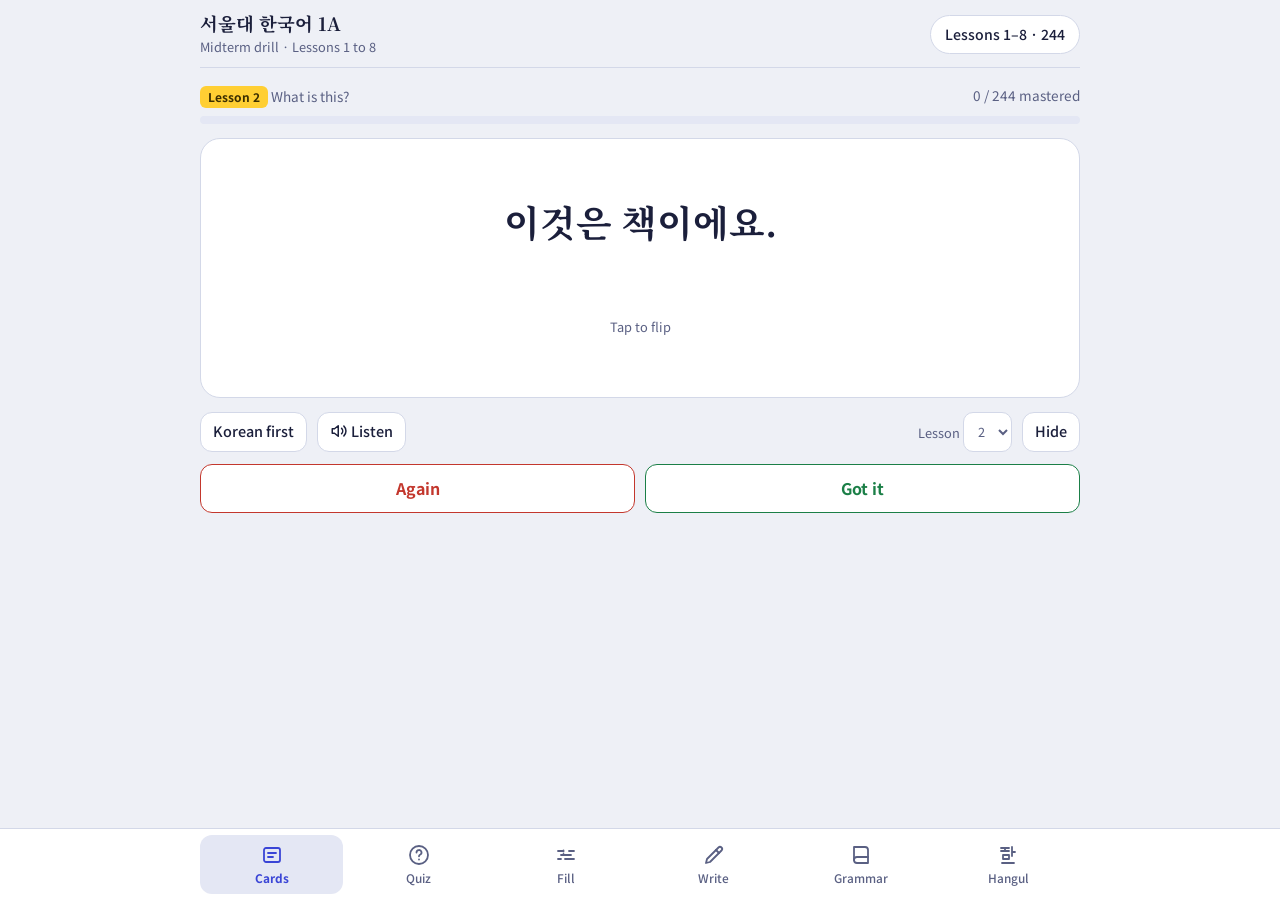
<file: korean-revision/index.html>
<!doctype html>
<html lang="en"><head><meta charset="utf-8"><meta name="viewport" content="width=device-width,initial-scale=1,viewport-fit=cover"><meta name="apple-mobile-web-app-capable" content="yes"><meta name="theme-color" content="#3a45d6"><style>html{padding-top:env(safe-area-inset-top,0px)}body{margin:0}[hidden]{display:none!important}</style></head><body>
<title>Hangul Midterm Drill</title>
<link rel="preconnect" href="https://fonts.googleapis.com">
<link rel="preconnect" href="https://fonts.gstatic.com" crossorigin>
<link rel="stylesheet" href="https://fonts.googleapis.com/css2?family=Noto+Sans+KR:wght@400;500;700&family=Noto+Serif+KR:wght@600;700&display=swap">
<style>
/* Layout: one column app, sticky lesson bar on top, thumb-reach tab bar at the bottom. Cover-yellow (sun) marks emphasis, indigo drives actions. */
:root {
  --bg:#eef0f6; --surface:#ffffff; --fg:#1b1f3b; --muted:#5a6083; --line:#d3d8e8;
  --accent:#3a45d6; --accent-fg:#ffffff; --sun:#ffcf33; --sun-fg:#3b2e00;
  --good:#1b7f47; --bad:#c3372d; --ink:#1b1f3b; --grid:#c4cae2; --soft:#e4e7f4;
  --display:'Noto Serif KR','Batang',serif; --body:'Noto Sans KR',system-ui,-apple-system,'Apple SD Gothic Neo',sans-serif;
}
@media (prefers-color-scheme: dark) { :root:not([data-theme="light"]) {
  --bg:#0f1226; --surface:#181c38; --fg:#eceefb; --muted:#9ba2c9; --line:#2a2f5e;
  --accent:#929bff; --accent-fg:#0f1226; --good:#52d38a; --bad:#ff7d73; --ink:#f4f5ff; --grid:#33396e; --soft:#222750; color-scheme:dark; } }
:root[data-theme="dark"] {
  --bg:#0f1226; --surface:#181c38; --fg:#eceefb; --muted:#9ba2c9; --line:#2a2f5e;
  --accent:#929bff; --accent-fg:#0f1226; --good:#52d38a; --bad:#ff7d73; --ink:#f4f5ff; --grid:#33396e; --soft:#222750; color-scheme:dark; }

*{box-sizing:border-box}
body{touch-action:manipulation;-webkit-text-size-adjust:100%;background:var(--bg);color:var(--fg);font-family:var(--body);font-size:16px;line-height:1.45;padding-inline:16px;padding-block:0 96px;-webkit-tap-highlight-color:transparent}
button,select,input{font:inherit;color:inherit}
button{cursor:pointer}
:focus-visible{outline:3px solid var(--accent);outline-offset:2px}
.wrap{max-width:880px;margin-inline:auto}
.top{position:sticky;top:env(safe-area-inset-top,0px);z-index:5;background:var(--bg);padding-block:12px 10px;display:flex;align-items:center;justify-content:space-between;gap:12px;border-bottom:1px solid var(--line)}
.brand{min-width:0}
.brand b{font-family:var(--display);font-size:1.15rem;display:block;line-height:1.2}
.brand span{font-size:.8rem;color:var(--muted)}
.pill{border:1.5px solid var(--line);background:var(--surface);border-radius:999px;padding:8px 14px;font-size:.88rem;font-weight:500;white-space:nowrap}
.pill[aria-expanded="true"]{border-color:var(--accent)}
.btn{border:1.5px solid var(--line);background:var(--surface);border-radius:12px;padding:12px 18px;font-weight:500;min-height:48px}
.btn.primary{background:var(--accent);border-color:var(--accent);color:var(--accent-fg);font-weight:700}
.btn.good{border-color:var(--good);color:var(--good);font-weight:700}
.btn.bad{border-color:var(--bad);color:var(--bad);font-weight:700}
.btn.sun{background:var(--sun);border-color:var(--sun);color:var(--sun-fg);font-weight:700}
.btn.sm{padding:8px 12px;min-height:40px;font-size:.9rem}
.row{display:flex;flex-wrap:wrap;gap:10px;align-items:center}
.row.end{justify-content:flex-end}
.grow{flex:1 1 0;min-width:0}

#panel{background:var(--surface);border:1px solid var(--line);border-radius:16px;padding:16px;margin-top:14px;display:grid;gap:16px}
#panel h3{margin:0 0 8px;font-size:.78rem;letter-spacing:.08em;text-transform:uppercase;color:var(--muted)}
.chips{display:flex;flex-wrap:wrap;gap:8px}
.chip{border:1.5px solid var(--line);background:var(--bg);border-radius:10px;min-width:48px;min-height:44px;padding:6px 12px;font-weight:700}
.chip[aria-pressed="true"]{background:var(--accent);border-color:var(--accent);color:var(--accent-fg)}
.field{display:flex;flex-wrap:wrap;gap:8px}
.field input,.field select{border:1.5px solid var(--line);background:var(--bg);border-radius:10px;padding:10px 12px;min-height:44px;min-width:0;flex:1 1 140px}
.cust{display:flex;justify-content:space-between;gap:8px;align-items:center;padding:6px 0;border-top:1px solid var(--line)}

.view{padding-block:18px}
.view[hidden]{display:none!important}
.meter{height:8px;border-radius:99px;background:var(--soft);overflow:hidden}
.meter i{display:block;height:100%;background:var(--accent);border-radius:99px}
.meta{display:flex;justify-content:space-between;gap:12px;font-size:.85rem;color:var(--muted);margin-bottom:8px}
.tag{display:inline-block;background:var(--sun);color:var(--sun-fg);font-weight:700;font-size:.75rem;border-radius:6px;padding:2px 8px}
.card{background:var(--surface);border:1px solid var(--line);border-radius:20px;padding:28px 20px;min-height:260px;display:grid;place-items:center;text-align:center;gap:10px;cursor:pointer;user-select:none;margin-block:14px}
.card .ko{font-family:var(--display);font-weight:700;font-size:clamp(2rem,9vw,3.6rem);line-height:1.25;overflow-wrap:anywhere}
.card .ko.s{font-size:clamp(1.5rem,6vw,2.3rem)}
.card .en{font-size:clamp(1.2rem,4.5vw,1.7rem);font-weight:500;overflow-wrap:anywhere}
.card .hint{font-size:.8rem;color:var(--muted)}
.empty{padding:28px 8px;text-align:center;color:var(--muted)}
.opts{display:grid;gap:10px;grid-template-columns:1fr 1fr;margin-top:12px}
@media (max-width:520px){.opts{grid-template-columns:1fr}}
.opt{border:1.5px solid var(--line);background:var(--surface);border-radius:14px;padding:14px;min-height:64px;text-align:left;font-weight:500;overflow-wrap:anywhere}
.opt.ko{font-family:var(--display);font-weight:700;font-size:1.25rem}
.opt.right{border-color:var(--good);background:color-mix(in srgb,var(--good) 16%,var(--surface))}
.opt.wrong{border-color:var(--bad);background:color-mix(in srgb,var(--bad) 16%,var(--surface))}
.q{background:var(--surface);border:1px solid var(--line);border-radius:20px;padding:22px 18px;text-align:center}
.q .ko{font-family:var(--display);font-weight:700;font-size:clamp(1.8rem,8vw,3rem);overflow-wrap:anywhere}
.q .en{font-size:clamp(1.2rem,5vw,1.6rem);font-weight:500;overflow-wrap:anywhere}
.big{font-family:var(--display);font-size:3rem;font-weight:700}

.pad{position:relative;border:1.5px solid var(--line);border-radius:16px;overflow:hidden;background:var(--surface);height:clamp(300px,48vh,520px);margin-block:12px;
  background-image:linear-gradient(var(--grid) 1px,transparent 1px),linear-gradient(90deg,var(--grid) 1px,transparent 1px);background-size:80px 80px;background-position:-1px -1px}
.pad::before{content:"";position:absolute;inset:0;background-image:linear-gradient(90deg,transparent calc(50% - .5px),var(--grid) calc(50% - .5px),var(--grid) calc(50% + .5px),transparent calc(50% + .5px));background-size:80px 80px;opacity:.55;pointer-events:none}
#ghost{position:absolute;inset:0;display:grid;place-items:center;font-family:var(--display);font-weight:700;color:var(--fg);opacity:.14;pointer-events:none;text-align:center;line-height:1.15;padding:8px}
#cv{position:absolute;inset:0;width:100%;height:100%;touch-action:none;-webkit-touch-callout:none;user-select:none;-webkit-user-select:none;cursor:crosshair}
.tools{display:flex;flex-wrap:wrap;gap:8px;align-items:center}
.sw{width:40px;height:40px;border-radius:50%;border:3px solid var(--line);padding:0}
.sw[aria-pressed="true"]{border-color:var(--accent);box-shadow:0 0 0 2px var(--surface) inset}
.seg{display:inline-flex;border:1.5px solid var(--line);border-radius:12px;overflow:hidden;background:var(--surface)}
.seg button{border:0;background:none;padding:10px 14px;min-height:44px;font-weight:500}
.seg button[aria-pressed="true"]{background:var(--accent);color:var(--accent-fg);font-weight:700}
.ans{background:var(--surface);border:1px solid var(--line);border-radius:16px;padding:14px 16px;text-align:center}
.ans .ko{font-family:var(--display);font-weight:700;font-size:1.9rem;overflow-wrap:anywhere}
.ans .en{color:var(--muted)}

details.g{background:var(--surface);border:1px solid var(--line);border-radius:14px;margin-bottom:10px}
details.g summary{padding:14px 16px;cursor:pointer;display:flex;gap:10px;align-items:center;font-weight:700;list-style:none}
details.g summary::-webkit-details-marker{display:none}
details.g .body{padding:0 16px 14px;display:grid;gap:8px}
.form{font-family:var(--display);font-weight:700;background:var(--soft);border-radius:8px;padding:6px 10px;display:inline-block;overflow-wrap:anywhere}
.ex{display:grid;gap:0;border-top:1px solid var(--line);padding-top:6px}
.ex b{font-family:var(--display)}
.ex span{color:var(--muted);font-size:.9rem}
h2.sec{font-size:.78rem;letter-spacing:.08em;text-transform:uppercase;color:var(--muted);margin:22px 0 10px}
.hg{display:grid;grid-template-columns:repeat(auto-fill,minmax(64px,1fr));gap:8px}
.hg button{border:1.5px solid var(--line);background:var(--surface);border-radius:12px;min-height:64px;font-family:var(--display);font-weight:700;font-size:1.6rem}
.hg button small{display:block;font-family:var(--body);font-weight:400;font-size:.68rem;color:var(--muted)}

.tabs{position:fixed;left:0;right:0;bottom:0;z-index:6;background:var(--surface);border-top:1px solid var(--line);display:flex;justify-content:center;padding:6px 8px calc(6px + env(safe-area-inset-bottom,0px))}
.tabs div{display:flex;gap:4px;width:100%;max-width:880px}
.tabs button{flex:1 1 0;min-width:0;border:0;background:none;border-radius:12px;padding:8px 2px;min-height:56px;color:var(--muted);font-size:.74rem;font-weight:500;display:grid;justify-items:center;gap:2px}
.tabs button svg{width:24px;height:24px;stroke:currentColor;fill:none;stroke-width:1.8;stroke-linecap:round;stroke-linejoin:round}
.tabs button[aria-selected="true"]{color:var(--accent);background:var(--soft);font-weight:700}
@media (prefers-reduced-motion:no-preference){.meter i{transition:width .3s}}
.fs{font-family:var(--display);font-weight:700;font-size:clamp(1.5rem,6.5vw,2.4rem);line-height:1.6;overflow-wrap:anywhere}
.blank{display:inline-block;min-width:2.4em;border-bottom:3px solid var(--accent);text-align:center;color:var(--accent);margin-inline:2px;line-height:1.1}
.fillin{display:inline-block;padding:0 6px;border-radius:8px;margin-inline:1px}
.fillin.right{background:color-mix(in srgb,var(--good) 22%,transparent);color:var(--good)}
.fillin.wrong{background:color-mix(in srgb,var(--bad) 22%,transparent);color:var(--bad);text-decoration:line-through}
.why{background:var(--soft);border-radius:12px;padding:12px 14px;margin-top:12px;font-size:.95rem}
.opt.ko.p{text-align:center;font-size:1.5rem}
.cheat{width:100%;border-collapse:collapse;font-size:.92rem}
.cheat th,.cheat td{text-align:left;padding:8px 10px;border-top:1px solid var(--line);vertical-align:top}
.cheat td:first-child{font-family:var(--display);font-weight:700;white-space:nowrap}
.cheatw{overflow-x:auto}
.tk{border:1.5px solid var(--line);background:var(--surface);border-radius:10px;padding:10px 14px;min-height:48px;font-family:var(--display);font-weight:700;font-size:1.2rem}
.ordbox{min-height:72px;display:flex;flex-wrap:wrap;gap:8px;align-items:center;padding:10px;border:1.5px dashed var(--line);border-radius:14px;margin-top:12px;background:var(--surface)}
.ordbank{display:flex;flex-wrap:wrap;gap:8px;margin-top:12px}
.tk:disabled{opacity:1}
.ctx{text-align:left;background:var(--soft);border-radius:12px;padding:10px 14px;margin:10px 0;font-family:var(--display);font-weight:600;line-height:1.7;overflow-wrap:anywhere}
.legend{font-size:.8rem;color:var(--muted);line-height:1.6;margin-top:8px}
select.sel{border:1.5px solid var(--line);background:var(--surface);border-radius:10px;padding:8px 10px;min-height:40px}
.row>.btn.grow{flex:1 1 130px;white-space:nowrap}
#toast{pointer-events:none;position:fixed;left:16px;right:16px;bottom:calc(84px + env(safe-area-inset-bottom,0px));z-index:9;background:var(--fg);color:var(--bg);border-radius:12px;padding:12px 16px;max-width:560px;margin-inline:auto;font-size:.92rem;box-shadow:0 4px 18px rgba(0,0,0,.25)}
#sheet{position:fixed;inset:0;z-index:10;background:rgba(10,12,30,.55);display:flex;align-items:flex-end;justify-content:center}
#sheet[hidden]{display:none!important}
.sheetbox{background:var(--bg);color:var(--fg);width:100%;max-width:640px;max-height:82%;overflow:auto;border-radius:20px 20px 0 0;padding:16px 16px calc(16px + env(safe-area-inset-bottom,0px));display:grid;gap:12px}
.exa p{margin:0 0 10px}
.exa{background:var(--surface);border:1px solid var(--line);border-radius:14px;padding:14px 14px 4px}
#toast{z-index:11}
</style>

<div class="wrap">
  <header class="top">
    <div class="brand"><b>서울대 한국어 1A</b><span>Midterm drill · Lessons 1 to 8</span></div>
    <button class="pill" id="lessonsBtn" aria-expanded="false" aria-controls="panel"></button>
  </header>

  <section id="panel" hidden>
    <div><h3>Lessons in the test</h3><div class="chips" id="chips"></div><div class="legend" id="legend"></div></div>
    <div><h3>Cards to practise</h3>
      <div class="seg" id="filterSeg"><button data-f="all">All</button><button data-f="weak">Weak ones</button><button data-f="w">Words</button><button data-f="s">Sentences</button></div></div>
    <div><h3>Add your own card</h3>
      <form class="field" id="addForm"><input id="addKo" placeholder="Korean" lang="ko" autocomplete="off"><input id="addEn" placeholder="English" autocomplete="off">
        <select id="addL" aria-label="Lesson"></select><select id="addT" aria-label="Type"><option value="w">Word</option><option value="s">Sentence</option></select>
        <button class="btn primary" type="submit">Add</button></form>
      <div id="custList"></div></div>
    <div><h3>Sound</h3><div class="row"><span id="soundTxt" class="grow"></span><button class="btn sm sun" id="testSnd">Test sound</button></div></div>
    <div><h3>Hidden cards</h3><div class="row"><span id="hidTxt" class="grow"></span><button class="btn sm" id="restoreBtn">Restore all</button></div></div>
    <div><h3>Progress</h3><div class="row"><span id="progTxt" class="grow"></span><button class="btn sm bad" id="resetBtn">Reset progress</button></div></div>
  </section>

  <main>
    <section class="view" id="v-cards"></section>
    <section class="view" id="v-quiz" hidden></section>
    <section class="view" id="v-fill" hidden></section>
    <section class="view" id="v-write" hidden>
      <div class="row" style="margin-bottom:10px"><div class="seg" id="wmode"><button data-wm="see">See English</button><button data-wm="hear">Hear Korean</button></div></div>
      <div class="meta"><span id="wTag"></span><span id="wCount"></span></div>
      <div class="ans" id="wPrompt"></div>
      <div class="pad" id="pad"><div id="ghost" hidden></div><canvas id="cv" aria-label="Writing area. Draw with Apple Pencil or finger."></canvas></div>
      <div class="tools">
        <div class="seg" id="toolSeg"><button data-t="pen" aria-pressed="true">Pen</button><button data-t="er" aria-pressed="false">Eraser</button></div>
        <button class="sw" data-c="ink" aria-label="Ink" style="background:var(--ink)"></button>
        <button class="sw" data-c="red" aria-label="Red" style="background:#d93a2f"></button>
        <button class="sw" data-c="blue" aria-label="Blue" style="background:#2563eb"></button>
        <div class="seg" id="inSeg" title="Which input draws"><button data-i="any" aria-pressed="true">Pencil + finger</button><button data-i="pen" aria-pressed="false">Pencil only</button></div>
        <button class="btn sm" id="undoBtn">Undo</button><button class="btn sm" id="clearBtn">Clear</button>
      </div>
      <div class="row" style="margin-top:14px" id="wActions"></div>
    </section>
    <section class="view" id="v-grammar" hidden></section>
    <section class="view" id="v-hangul" hidden></section>
  </main>
</div>

<div id="sheet" hidden role="dialog" aria-modal="true" aria-label="Explanation"><div class="sheetbox">
  <div class="row"><b class="grow" style="font-family:var(--display);font-size:1.15rem">Why was it wrong?</b><button class="btn sm" id="sheetClose">Close</button></div>
  <div id="sheetBody"></div>
  <form class="field" id="sheetForm"><input id="sheetQ" placeholder="Ask a follow-up question" autocomplete="off"><button class="btn primary sm" type="submit">Ask</button></form>
</div></div>
<nav class="tabs" aria-label="Sections"><div role="tablist" id="tabs"></div></nav>

<script>
/* ---------- CONTENT ----------
   Lesson titles are from the book's contents page. The cards inside each lesson are from memory,
   so use "Fix lesson" on a card if it sits in the wrong lesson.
   Format: [lesson, korean, english, type]  (w = word, s = sentence) */
const LT={1:'Hello?',2:'What is this?',3:'I study Korean',4:'Where is it?',5:'I met a friend on the weekend',6:'How much is it?',7:'How is the weather?',8:'Shall we watch a movie?'};
const D=[
// Lesson 1: greetings, introductions, countries, jobs
[1,'안녕하세요','Hello','w'],[1,'안녕히 가세요','Goodbye (to the one leaving)','w'],[1,'안녕히 계세요','Goodbye (to the one staying)','w'],
[1,'감사합니다','Thank you','w'],[1,'죄송합니다','I am sorry','w'],[1,'네','Yes','w'],[1,'아니요','No','w'],
[1,'처음 뵙겠습니다','Nice to meet you (first time)','w'],[1,'만나서 반갑습니다','Pleased to meet you','w'],
[1,'저','I, me (humble)','w'],[1,'이름','Name','w'],[1,'학생','Student','w'],[1,'선생님','Teacher','w'],[1,'사람','Person','w'],
[1,'회사원','Office worker','w'],[1,'의사','Doctor','w'],[1,'한국','Korea','w'],[1,'미국','USA','w'],[1,'중국','China','w'],[1,'일본','Japan','w'],
[1,'영국','United Kingdom','w'],[1,'프랑스','France','w'],[1,'어느 나라','Which country','w'],
[1,'저는 학생입니다.','I am a student.','s'],[1,'이름이 뭐예요?','What is your name?','s'],[1,'저는 한국 사람이 아니에요.','I am not Korean.','s'],[1,'어느 나라 사람이에요?','Which country are you from?','s'],[1,'저는 미국 사람이에요.','I am American.','s'],
// Lesson 2: objects, this / that
[2,'이것','This','w'],[2,'그것','That','w'],[2,'저것','That over there','w'],[2,'이/그/저','this / that / that over there (+noun)','w'],
[2,'책','Book','w'],[2,'가방','Bag','w'],[2,'연필','Pencil','w'],[2,'볼펜','Ballpoint pen','w'],[2,'공책','Notebook','w'],[2,'지우개','Eraser','w'],
[2,'휴대폰','Mobile phone','w'],[2,'시계','Watch, clock','w'],[2,'우산','Umbrella','w'],[2,'의자','Chair','w'],[2,'책상','Desk','w'],[2,'컴퓨터','Computer','w'],
[2,'무엇 / 뭐','What','w'],[2,'누구','Who','w'],[2,'제','My','w'],[2,'여기','Here','w'],[2,'거기','There','w'],[2,'저기','Over there','w'],[2,'맞아요','That is right','w'],
[2,'이것은 책이에요.','This is a book.','s'],[2,'그것은 뭐예요?','What is that?','s'],[2,'저것은 제 가방이에요.','That over there is my bag.','s'],[2,'이게 뭐예요?','What is this?','s'],[2,'이것은 제 우산이 아니에요.','This is not my umbrella.','s'],
// Lesson 3: daily activities with verbs
[3,'먹다','To eat','w'],[3,'마시다','To drink','w'],[3,'보다','To see, to watch','w'],[3,'읽다','To read','w'],[3,'쓰다','To write','w'],[3,'듣다','To listen','w'],
[3,'만나다','To meet','w'],[3,'공부하다','To study','w'],[3,'일하다','To work','w'],[3,'운동하다','To exercise','w'],[3,'자다','To sleep','w'],[3,'사다','To buy','w'],[3,'하다','To do','w'],
[3,'영화','Movie','w'],[3,'음악','Music','w'],[3,'친구','Friend','w'],[3,'커피','Coffee','w'],[3,'물','Water','w'],[3,'밥','Rice, meal','w'],[3,'빵','Bread','w'],[3,'한국어','Korean language','w'],
[3,'커피를 마셔요.','I drink coffee.','s'],[3,'도서관에서 공부해요.','I study at the library.','s'],[3,'친구를 만나요.','I meet a friend.','s'],[3,'저도 영화를 봐요.','I also watch movies.','s'],[3,'밥을 안 먹어요.','I do not eat.','s'],[3,'한국어를 공부해요.','I study Korean.','s'],
// Lesson 4: places and location
[4,'학교','School','w'],[4,'집','Home, house','w'],[4,'회사','Company','w'],[4,'식당','Restaurant','w'],[4,'카페','Cafe','w'],[4,'은행','Bank','w'],
[4,'도서관','Library','w'],[4,'병원','Hospital','w'],[4,'편의점','Convenience store','w'],[4,'공원','Park','w'],[4,'시장','Market','w'],[4,'화장실','Restroom','w'],
[4,'가다','To go','w'],[4,'오다','To come','w'],[4,'있다','To exist, to be (at)','w'],[4,'없다','To not exist','w'],[4,'어디','Where','w'],
[4,'위','On, above','w'],[4,'아래 / 밑','Under, below','w'],[4,'앞','Front','w'],[4,'뒤','Back, behind','w'],[4,'옆','Beside','w'],[4,'안','Inside','w'],[4,'밖','Outside','w'],
[4,'학교에 가요.','I go to school.','s'],[4,'집에 있어요.','I am at home.','s'],[4,'은행이 어디에 있어요?','Where is the bank?','s'],[4,'책상 위에 책이 있어요.','There is a book on the desk.','s'],[4,'화장실이 어디예요?','Where is the restroom?','s'],[4,'도서관은 학교 옆에 있어요.','The library is next to the school.','s'],
// Lesson 5: past tense, days, dates, weekend
[5,'어제','Yesterday','w'],[5,'오늘','Today','w'],[5,'내일','Tomorrow','w'],[5,'주말','Weekend','w'],[5,'지난주','Last week','w'],[5,'이번 주','This week','w'],
[5,'월요일','Monday','w'],[5,'화요일','Tuesday','w'],[5,'수요일','Wednesday','w'],[5,'목요일','Thursday','w'],[5,'금요일','Friday','w'],[5,'토요일','Saturday','w'],[5,'일요일','Sunday','w'],
[5,'월','Month','w'],[5,'일','Day (date)','w'],[5,'며칠','Which day of the month','w'],[5,'무슨 요일','Which day of the week','w'],
[5,'일 (1)','One (Sino-Korean)','w'],[5,'이 (2)','Two (Sino-Korean)','w'],[5,'삼 (3)','Three (Sino-Korean)','w'],[5,'사 (4)','Four (Sino-Korean)','w'],[5,'오 (5)','Five (Sino-Korean)','w'],
[5,'육 (6)','Six (Sino-Korean)','w'],[5,'칠 (7)','Seven (Sino-Korean)','w'],[5,'팔 (8)','Eight (Sino-Korean)','w'],[5,'구 (9)','Nine (Sino-Korean)','w'],[5,'십 (10)','Ten (Sino-Korean)','w'],
[5,'백 (100)','Hundred','w'],[5,'천 (1,000)','Thousand','w'],[5,'만 (10,000)','Ten thousand','w'],
[5,'매일','Every day','w'],[5,'자주','Often','w'],[5,'가끔','Sometimes','w'],[5,'보통','Usually','w'],[5,'여행','Travel, trip','w'],[5,'쇼핑','Shopping','w'],[5,'생일','Birthday','w'],[5,'선물','Gift','w'],
[5,'어제 친구를 만났어요.','I met a friend yesterday.','s'],[5,'주말에 영화를 봤어요.','I watched a movie on the weekend.','s'],[5,'월요일에 학교에 갔어요.','I went to school on Monday.','s'],[5,'생일 선물을 샀어요.','I bought a birthday gift.','s'],[5,'보통 집에서 먹어요.','I usually eat at home.','s'],
// Lesson 6: shopping, native numbers, counters, money
[6,'하나 (한)','One (native)','w'],[6,'둘 (두)','Two (native)','w'],[6,'셋 (세)','Three (native)','w'],[6,'넷 (네)','Four (native)','w'],[6,'다섯','Five (native)','w'],
[6,'여섯','Six (native)','w'],[6,'일곱','Seven (native)','w'],[6,'여덟','Eight (native)','w'],[6,'아홉','Nine (native)','w'],[6,'열','Ten (native)','w'],
[6,'원','Won (currency)','w'],[6,'개','Counter for things','w'],[6,'명','Counter for people','w'],[6,'권','Counter for books','w'],[6,'잔','Counter for cups','w'],[6,'병','Counter for bottles','w'],
[6,'얼마예요?','How much is it?','w'],[6,'주세요','Please give me','w'],[6,'비싸요','It is expensive','w'],[6,'싸요','It is cheap','w'],
[6,'사과','Apple','w'],[6,'우유','Milk','w'],[6,'김치','Kimchi','w'],[6,'불고기','Bulgogi','w'],[6,'비빔밥','Bibimbap','w'],[6,'냉면','Cold noodles','w'],
[6,'이거 얼마예요?','How much is this?','s'],[6,'물 두 병 주세요.','Two bottles of water, please.','s'],[6,'커피 한 잔 주세요.','One cup of coffee, please.','s'],[6,'오천 원이에요.','It is 5,000 won.','s'],
// Lesson 7: weather, adjectives, seasons
[7,'날씨','Weather','w'],[7,'덥다','To be hot (weather)','w'],[7,'춥다','To be cold (weather)','w'],[7,'따뜻하다','To be warm','w'],[7,'시원하다','To be cool','w'],
[7,'맑다','To be clear (sky)','w'],[7,'흐리다','To be cloudy','w'],[7,'비가 오다','To rain','w'],[7,'눈이 오다','To snow','w'],
[7,'봄','Spring','w'],[7,'여름','Summer','w'],[7,'가을','Autumn','w'],[7,'겨울','Winter','w'],
[7,'어때요?','How is it?','w'],[7,'좋다','To be good','w'],[7,'좋아하다','To like','w'],[7,'싫어하다','To dislike','w'],[7,'맛있다','To be delicious','w'],[7,'맛없다','To be not tasty','w'],
[7,'크다','To be big','w'],[7,'작다','To be small','w'],[7,'많다','To be many, much','w'],[7,'적다','To be few, little','w'],
[7,'예쁘다','To be pretty','w'],[7,'재미있다','To be fun','w'],[7,'재미없다','To be boring','w'],[7,'어렵다','To be difficult','w'],[7,'쉽다','To be easy','w'],
[7,'날씨가 어때요?','How is the weather?','s'],[7,'오늘은 날씨가 좋아요.','The weather is nice today.','s'],[7,'여름에는 아주 더워요.','It is very hot in summer.','s'],[7,'김치가 맛있어요.','Kimchi is delicious.','s'],[7,'저는 커피를 좋아해요.','I like coffee.','s'],
// Lesson 8: suggestions, time, plans
[8,'시','O\'clock','w'],[8,'분','Minute','w'],[8,'반','Half','w'],[8,'지금','Now','w'],[8,'몇 시','What time','w'],[8,'오전','AM','w'],[8,'오후','PM','w'],
[8,'아침','Morning','w'],[8,'점심','Lunch, noon','w'],[8,'저녁','Evening, dinner','w'],[8,'극장','Movie theater','w'],[8,'같이','Together','w'],[8,'약속','Appointment, plan','w'],
[8,'아주 / 정말','Very, really','w'],[8,'너무','Too, so much','w'],[8,'조금','A little','w'],[8,'언제','When','w'],[8,'그래요','Okay, sure','w'],[8,'좋아요','Sounds good','w'],
[8,'같이 영화를 볼까요?','Shall we watch a movie together?','s'],[8,'몇 시에 만날까요?','What time shall we meet?','s'],[8,'뭐 먹을까요?','What shall we eat?','s'],[8,'지금 몇 시예요?','What time is it now?','s'],[8,'세 시 반이에요.','It is 3:30.','s'],[8,'일곱 시에 만나요.','Let us meet at seven.','s']
];
const G=[
{l:1,t:'N은/는',f:'N은 (after consonant) · N는 (after vowel)',n:'Topic marker. Use it to introduce or contrast the topic of the sentence.',x:[['저는 학생이에요.','I am a student.'],['선생님은 한국 사람이에요.','The teacher is Korean.']]},
{l:1,t:'N입니다 / N입니까?',f:'N입니다. · N입니까?',n:'Formal polite "to be". The question ending is 입니까.',x:[['저는 마이클입니다.','I am Michael.'],['학생입니까?','Are you a student?']]},
{l:1,t:'N이에요 / N예요',f:'N이에요 (consonant) · N예요 (vowel)',n:'Informal polite "to be". Rising tone makes it a question.',x:[['책이에요.','It is a book.'],['의사예요?','Are you a doctor?']]},
{l:1,t:'N이/가 아니에요',f:'N이 아니에요 · N가 아니에요',n:'Negative "to be": is not. Use 이 after a consonant, 가 after a vowel.',x:[['학생이 아니에요.','I am not a student.'],['의사가 아니에요.','I am not a doctor.']]},
{l:2,t:'이/그/저 + N, 이것/그것/저것',f:'이 (near me) · 그 (near you / known) · 저 (far from both)',n:'Spoken short forms: 이거, 그거, 저거. With the subject marker: 이게, 그게, 저게.',x:[['이게 뭐예요?','What is this?'],['저 사람은 누구예요?','Who is that person?']]},
{l:2,t:'N이/가 (subject marker)',f:'N이 (consonant) · N가 (vowel)',n:'Marks the subject, often new information or the answer to a question word like 누구 or 뭐.',x:[['누가 선생님이에요?','Who is the teacher?'],['책이 있어요.','There is a book.']]},
{l:3,t:'-아요 / -어요 (present polite)',f:'Stem ending in ㅏ,ㅗ + 아요 · other vowels + 어요 · 하다 → 해요',n:'Vowel contractions: 가다 → 가요, 보다 → 봐요, 마시다 → 마셔요, 먹다 → 먹어요, 공부하다 → 공부해요.',x:[['밥을 먹어요.','I eat a meal.'],['영화를 봐요.','I watch a movie.']]},
{l:3,t:'N을/를 (object marker)',f:'N을 (consonant) · N를 (vowel)',n:'Marks the thing the verb acts on.',x:[['물을 마셔요.','I drink water.'],['친구를 만나요.','I meet a friend.']]},
{l:3,t:'N에서 (place of action)',f:'Place + 에서 + verb',n:'Where an action happens. Compare 에 for going / being / time.',x:[['식당에서 먹어요.','I eat at a restaurant.'],['도서관에서 공부해요.','I study at the library.']]},
{l:3,t:'N도, N하고',f:'N도 = also · N하고 N = N and N',n:'도 replaces 은/는/이/가/을/를.',x:[['저도 학생이에요.','I am a student too.'],['빵하고 우유를 먹어요.','I eat bread and milk.']]},
{l:3,t:'안 + V (negation)',f:'안 + verb · 하다 verbs: N 안 해요',n:'Put 안 before the verb. With 하다 verbs, 안 goes before 하다.',x:[['안 먹어요.','I do not eat.'],['공부 안 해요.','I do not study.']]},
{l:4,t:'N에 가다 / 오다',f:'Place + 에 + 가요 / 와요',n:'에 marks the destination of movement.',x:[['학교에 가요.','I go to school.'],['한국에 와요.','I come to Korea.']]},
{l:4,t:'N이/가 있어요 / 없어요',f:'N이/가 있어요 · N이/가 없어요',n:'There is / there is not. Also "to have" when the owner is the topic.',x:[['돈이 없어요.','I have no money.'],['식당이 있어요.','There is a restaurant.']]},
{l:4,t:'N에 있어요 (location)',f:'Place 에 있어요 · Place N 위에 / 앞에 / 옆에',n:'Say where something is. Position words take 에.',x:[['가방이 의자 위에 있어요.','The bag is on the chair.'],['은행 옆에 있어요.','It is next to the bank.']]},
{l:5,t:'-았어요 / -었어요 (past)',f:'Present 요-stem: 아/어 + ㅆ어요',n:'가요 → 갔어요, 먹어요 → 먹었어요, 해요 → 했어요, 봐요 → 봤어요, 마셔요 → 마셨어요.',x:[['어제 영화를 봤어요.','I watched a movie yesterday.'],['밥을 먹었어요.','I ate a meal.']]},
{l:5,t:'N에 (time)',f:'Time word + 에',n:'Marks a specific time or day. Not used with 오늘, 내일, 어제, 지금.',x:[['토요일에 만나요.','We meet on Saturday.'],['주말에 영화를 봤어요.','I watched a movie on the weekend.']]},
{l:5,t:'Days and dates',f:'N월 N일 · 무슨 요일 · 며칠',n:'Dates use Sino-Korean numbers: 3월 5일 = 삼월 오일. 6월 = 유월, 10월 = 시월 are irregular.',x:[['오늘은 며칠이에요?','What is the date today?'],['오늘은 무슨 요일이에요?','What day is it today?']]},
{l:5,t:'Frequency adverbs',f:'매일 · 자주 · 보통 · 가끔 · 안 ... 자주',n:'Usually placed before the verb.',x:[['보통 집에서 먹어요.','I usually eat at home.'],['가끔 영화를 봐요.','I sometimes watch movies.']]},
{l:6,t:'Two number systems',f:'Sino: 일 이 삼 · Native: 하나 둘 셋',n:'Sino for money, dates, minutes, phone numbers. Native (with counters) for things and people. Native 하나 둘 셋 넷 become 한 두 세 네 before a counter, and 스물 becomes 스무.',x:[['커피 두 잔','two cups of coffee'],['삼천 원','3,000 won']]},
{l:6,t:'Counters',f:'N + native number + counter',n:'개 things, 명 people, 권 books, 잔 cups, 병 bottles. The order is noun, number, counter.',x:[['학생이 세 명 있어요.','There are three students.'],['책 두 권','two books']]},
{l:6,t:'N 주세요 / 얼마예요?',f:'N + 주세요 · 얼마예요?',n:'Ask for something politely, and ask a price.',x:[['물 한 병 주세요.','One bottle of water, please.'],['이거 얼마예요?','How much is this?']]},
{l:7,t:'Adjectives with -아요/어요',f:'Adjective stem + 아요/어요',n:'Adjectives conjugate like verbs. ㅂ irregular: 덥다 → 더워요, 춥다 → 추워요, 어렵다 → 어려워요, 쉽다 → 쉬워요.',x:[['날씨가 더워요.','The weather is hot.'],['한국어가 쉬워요.','Korean is easy.']]},
{l:7,t:'N이/가 + adjective',f:'Subject takes 이/가 with adjectives',n:'날씨가 좋아요. The thing being described is marked with 이/가.',x:[['날씨가 어때요?','How is the weather?'],['김치가 맛있어요.','Kimchi is delicious.']]},
{l:7,t:'N을/를 좋아해요',f:'N을/를 좋아해요 vs N이/가 좋아요',n:'좋아하다 is a verb (takes 을/를). 좋다 is an adjective (takes 이/가).',x:[['커피를 좋아해요.','I like coffee.'],['커피가 좋아요.','Coffee is good.']]},
{l:8,t:'V-(으)ㄹ까요? (shall we)',f:'Vowel stem + ㄹ까요 · consonant stem + 을까요',n:'Suggest doing something together or ask for opinion. Reply with 좋아요 or 네, 그래요. 보다 → 볼까요, 먹다 → 먹을까요, 만나다 → 만날까요.',x:[['같이 영화를 볼까요?','Shall we watch a movie together?'],['뭐 먹을까요?','What shall we eat?']]},
{l:8,t:'시 and 분 (telling time)',f:'Native number + 시 · Sino number + 분',n:'3:30 is 세 시 삼십 분 or 세 시 반. 오전 is AM and 오후 is PM.',x:[['지금 두 시 십 분이에요.','It is now 2:10.'],['몇 시에 만날까요?','What time shall we meet?']]}
];
const CONS=['ㄱ','ㄴ','ㄷ','ㄹ','ㅁ','ㅂ','ㅅ','ㅇ','ㅈ','ㅊ','ㅋ','ㅌ','ㅍ','ㅎ'];
const TENSE=['ㄲ','ㄸ','ㅃ','ㅆ','ㅉ'];
const VOW=['ㅏ','ㅑ','ㅓ','ㅕ','ㅗ','ㅛ','ㅜ','ㅠ','ㅡ','ㅣ'];
const VOW2=['ㅐ','ㅒ','ㅔ','ㅖ','ㅘ','ㅙ','ㅚ','ㅝ','ㅞ','ㅟ','ㅢ'];
const CHO='ㄱㄲㄴㄷㄸㄹㅁㅂㅃㅅㅆㅇㅈㅉㅊㅋㅌㅍㅎ', JUNG='ㅏㅐㅑㅒㅓㅔㅕㅖㅗㅘㅙㅚㅛㅜㅝㅞㅟㅠㅡㅢㅣ';
const syl=(c,v)=>String.fromCharCode(0xAC00+(CHO.indexOf(c)*21+JUNG.indexOf(v))*28);

/* ---------- STATE ---------- */
const $=(s,r=document)=>r.querySelector(s), $$=(s,r=document)=>[...r.querySelectorAll(s)];
const esc=s=>String(s).replace(/[&<>"]/g,c=>({'&':'&amp;','<':'&lt;','>':'&gt;','"':'&quot;'}[c]));
const ld=(k,d)=>{try{const v=localStorage.getItem(k);return v?JSON.parse(v):d}catch(e){return d}};
const sv=(k,v)=>{try{localStorage.setItem(k,JSON.stringify(v))}catch(e){}};
const S={tab:'cards',sel:new Set(ld('kr.sel',[1,2,3,4,5,6,7,8])),filter:ld('kr.filter','all'),score:ld('kr.score',{}),custom:ld('kr.custom',[]),
  side:ld('kr.side','ko'),ov:ld('kr.ov',{}),hide:ld('kr.hide',[]),card:null,flip:false,quiz:null,w:{card:null,shown:false,trace:true,hear:ld('kr.hear',false)}};
const base=D.map(([l,k,e,t])=>({l,ol:l,k,e,t}));
const id=c=>(c.ol??c.l)+':'+c.k;
let ALL=[];
function rebuild(){ALL=base.concat(S.custom).filter(c=>!S.hide.includes(id(c))).map(c=>{const v=S.ov[id(c)];return v?{...c,l:v}:c})}
const all=()=>ALL;
const sc=c=>S.score[id(c)]||{ok:0,bad:0};
const pool=()=>all().filter(c=>S.sel.has(c.l)&&(S.filter==='all'||(S.filter==='weak'?sc(c).bad>sc(c).ok:c.t===S.filter)));
const wt=c=>{const s=sc(c);return Math.min(8,Math.max(.25,1+2*s.bad-.5*s.ok))};
function pick(p,not){const q=p.length>1?p.filter(c=>id(c)!==not):p;let r=Math.random()*q.reduce((a,c)=>a+wt(c),0);for(const c of q){r-=wt(c);if(r<=0)return c}return q[q.length-1]}
function mark(c,ok){const s=sc(c);ok?s.ok++:s.bad++;S.score[id(c)]=s;sv('kr.score',S.score)}
const mastered=c=>sc(c).ok>=2&&sc(c).ok>sc(c).bad;
let koV=null,sayWarned=false;
function loadVoices(){try{koV=speechSynthesis.getVoices().find(v=>v.lang.replace('_','-').toLowerCase().startsWith('ko'))||null}catch(e){}}
try{loadVoices();speechSynthesis.addEventListener('voiceschanged',loadVoices)}catch(e){}
function toast(m){let t=$('#toast');if(!t){t=document.createElement('div');t.id='toast';t.setAttribute('role','status');document.body.appendChild(t)}t.textContent=m;t.hidden=false;clearTimeout(toast.h);toast.h=setTimeout(()=>t.hidden=true,6000)}
function say(t){
  if(!('speechSynthesis' in window)||!window.SpeechSynthesisUtterance){toast('This browser cannot play spoken Korean. Try Safari or Chrome.');return}
  loadVoices();const all_=speechSynthesis.getVoices();
  if(all_.length&&!koV&&!sayWarned){sayWarned=true;toast('No Korean voice on this device. On iPad: Settings, Accessibility, Spoken Content, Voices, Korean, then download one.')}
  try{const u=new SpeechSynthesisUtterance(t.replace(/[~()/\d,]/g,' ').replace(/\s+/g,' ').trim());u.lang='ko-KR';u.rate=.85;u.volume=1;if(koV)u.voice=koV;
    u.onerror=ev=>{if(ev.error&&ev.error!=='interrupted'&&ev.error!=='canceled')toast('Sound did not play ('+ev.error+'). Check the volume and the silent switch.')};
    speechSynthesis.cancel();setTimeout(()=>{try{speechSynthesis.resume();speechSynthesis.speak(u)}catch(e){}},80)}catch(e){toast('Sound did not play.')}}
const spk='<svg width="18" height="18" viewBox="0 0 24 24" fill="none" stroke="currentColor" stroke-width="2" stroke-linecap="round" stroke-linejoin="round" style="vertical-align:-3px"><path d="M11 5 6 9H3v6h3l5 4z"/><path d="M15.5 8.5a5 5 0 0 1 0 7M18.5 5.5a9 9 0 0 1 0 13"/></svg>';

/* ---------- TABS ---------- */
const TABS=[['cards','Cards','<path d="M4 7a2 2 0 0 1 2-2h12a2 2 0 0 1 2 2v10a2 2 0 0 1-2 2H6a2 2 0 0 1-2-2z"/><path d="M8 10h8M8 14h5"/>'],
 ['quiz','Quiz','<circle cx="12" cy="12" r="9"/><path d="M9.5 9.5a2.5 2.5 0 1 1 3.5 2.3c-.6.3-1 .8-1 1.5M12 16.5v.01"/>'],
 ['fill','Fill','<path d="M4 8h5M15 8h5M4 16h3M11 16h9"/><path d="M9.5 8.5v-1M9.5 12v-2" stroke-dasharray="1 3"/><path d="M7 12h10"/>'],
 ['write','Write','<path d="M4 20l1-4L16.5 4.5a2 2 0 0 1 3 3L8 19z"/><path d="M14 7l3 3"/>'],
 ['grammar','Grammar','<path d="M5 4h11a3 3 0 0 1 3 3v13H8a3 3 0 0 1-3-3z"/><path d="M5 17a3 3 0 0 1 3-3h11"/>'],
 ['hangul','Hangul','<path d="M5 5h8M9 5v3M5 8h8M16 4v9M16 9h3M7 12h6v4H7zM6 20h12"/>']];
$('#tabs').innerHTML=TABS.map(([k,n,p])=>`<button role="tab" data-tab="${k}"><svg viewBox="0 0 24 24">${p}</svg>${n}</button>`).join('');
function go(t){S.tab=t;$$('[data-tab]').forEach(b=>b.setAttribute('aria-selected',b.dataset.tab===t));
  $$('.view').forEach(v=>v.hidden=v.id!=='v-'+t);scrollTo(0,0);
  if(t==='cards')renderCards();if(t==='quiz')renderQuiz();if(t==='fill')renderFill();if(t==='grammar')renderGrammar();if(t==='hangul')renderHangul();
  if(t==='write'){if(!S.w.card)nextWrite();requestAnimationFrame(sizeCanvas)}}
$('#tabs').onclick=e=>{const b=e.target.closest('[data-tab]');if(b)go(b.dataset.tab)};

/* ---------- LESSON PANEL ---------- */
function renderPanel(){
  const n=pool().length;const ls=[...S.sel].sort((a,b)=>a-b);
  $('#lessonsBtn').textContent=(ls.length===8?'Lessons 1–8':ls.length?'L'+ls.join(', '):'No lessons')+' · '+n;
  $('#chips').innerHTML=[1,2,3,4,5,6,7,8].map(l=>`<button class="chip" data-l="${l}" aria-pressed="${S.sel.has(l)}">${l}</button>`).join('')+
    `<button class="chip" data-l="all">All</button>`;
  $$('#filterSeg button').forEach(b=>b.setAttribute('aria-pressed',b.dataset.f===S.filter));
  $('#legend').innerHTML=Object.entries(LT).map(([k,v])=>`<b>${k}</b> ${esc(v)}`).join(' · ');
  $('#hidTxt').textContent=S.hide.length?S.hide.length+' card'+(S.hide.length>1?'s':'')+' hidden':'None hidden';
  $('#addL').innerHTML=[1,2,3,4,5,6,7,8].map(l=>`<option value="${l}">Lesson ${l}</option>`).join('');
  $('#custList').innerHTML=S.custom.map((c,i)=>`<div class="cust"><span>L${c.l} · <b>${esc(c.k)}</b> ${esc(c.e)}</span><button class="btn sm" data-del="${i}">Remove</button></div>`).join('');
  const all_=all(),m=all_.filter(mastered).length;
  $('#progTxt').textContent=`${m} of ${all_.length} cards mastered (right twice or more)`;
}
$('#lessonsBtn').onclick=()=>{const p=$('#panel');p.hidden=!p.hidden;$('#lessonsBtn').setAttribute('aria-expanded',!p.hidden)};
$('#chips').onclick=e=>{const b=e.target.closest('.chip');if(!b)return;
  if(b.dataset.l==='all')S.sel=new Set([1,2,3,4,5,6,7,8]);else{const l=+b.dataset.l;S.sel.has(l)?S.sel.delete(l):S.sel.add(l)}
  sv('kr.sel',[...S.sel]);refresh()};
$('#filterSeg').onclick=e=>{const b=e.target.closest('button');if(!b)return;S.filter=b.dataset.f;sv('kr.filter',S.filter);refresh()};
$('#addForm').onsubmit=e=>{e.preventDefault();const k=$('#addKo').value.trim(),en=$('#addEn').value.trim();if(!k||!en)return;
  S.custom.push({l:+$('#addL').value,ol:+$('#addL').value,k,e:en,t:$('#addT').value});sv('kr.custom',S.custom);$('#addKo').value=$('#addEn').value='';refresh()};
$('#custList').onclick=e=>{const b=e.target.closest('[data-del]');if(!b)return;S.custom.splice(+b.dataset.del,1);sv('kr.custom',S.custom);refresh()};
$('#testSnd').onclick=()=>{loadVoices();$('#soundTxt').textContent=koV?'Korean voice: '+koV.name:(speechSynthesis.getVoices().length?'No Korean voice found':'Voices not loaded yet, tap again');say('안녕하세요');if(!koV&&!sayWarned)toast('If you hear nothing: raise the volume, turn off the silent switch, and install a Korean voice in iPad Settings, Accessibility, Spoken Content, Voices.')};
$('#restoreBtn').onclick=()=>{S.hide=[];S.ov={};sv('kr.hide',S.hide);sv('kr.ov',S.ov);refresh()};
let armed=false;
$('#resetBtn').onclick=()=>{const b=$('#resetBtn');if(!armed){armed=true;b.textContent='Tap again to confirm';setTimeout(()=>{armed=false;b.textContent='Reset progress'},3000);return}
  armed=false;S.score={};sv('kr.score',S.score);b.textContent='Reset progress';refresh()};
function refresh(){rebuild();S.card=null;S.quiz=null;S.w.card=null;S.fill.q=null;renderPanel();go(S.tab)}

/* ---------- CARDS ---------- */
function nextCard(){const p=pool();S.card=p.length?pick(p,S.card&&id(S.card)):null;S.flip=false}
function renderCards(){
  const v=$('#v-cards'),p=pool();
  if(!p.length){v.innerHTML=`<div class="empty">No cards match. Open the lessons panel and pick a lesson, or switch the filter back to All.</div>`;return}
  if(!S.card||!p.some(c=>id(c)===id(S.card)))nextCard();
  const c=S.card,m=p.filter(mastered).length,front=S.side==='ko'?c.k:c.e,back=S.side==='ko'?c.e:c.k;
  const cls=(S.side==='ko'?'ko':'en')+(c.t==='s'&&S.side==='ko'?' s':'');
  v.innerHTML=`<div class="meta"><span><span class="tag">Lesson ${c.l}</span> ${esc(LT[c.l]||'')}</span><span>${m} / ${p.length} mastered</span></div>
  <div class="meter"><i style="width:${p.length?m/p.length*100:0}%"></i></div>
  <div class="card" id="theCard" role="button" tabindex="0" aria-label="Flip card">
    ${!S.flip?`<div class="${cls}">${esc(front)}</div><div class="hint">Tap to flip</div>`
    :`<div class="${S.side==='ko'?'en':'ko'+(c.t==='s'?' s':'')}">${esc(back)}</div><div class="hint">${esc(front)}</div>`}
  </div>
  <div class="row"><button class="btn sm" id="sideBtn">${S.side==='ko'?'Korean first':'English first'}</button><button class="btn sm" id="listenBtn">${spk} Listen</button>${S.flip?'<button class="btn sm sun" data-explain="card">Explain</button>':''}
   <span class="grow"></span><label style="font-size:.8rem;color:var(--muted)">Lesson <select class="sel" id="fixL">${[1,2,3,4,5,6,7,8].map(l=>`<option ${l===c.l?'selected':''}>${l}</option>`).join('')}</select></label><button class="btn sm" id="hideBtn">Hide</button></div>
  <div class="row" style="margin-top:12px"><button class="btn bad grow" data-r="0">Again</button><button class="btn good grow" data-r="1">Got it</button></div>`;
}
$('#v-cards').onclick=e=>{
  if(e.target.closest('#theCard')){S.flip=!S.flip;renderCards();return}
  if(e.target.closest('#sideBtn')){S.side=S.side==='ko'?'en':'ko';sv('kr.side',S.side);S.flip=false;renderCards();return}
  if(e.target.closest('#listenBtn')){say(S.card.k);return}
  if(e.target.closest('#hideBtn')){S.hide.push(id(S.card));sv('kr.hide',S.hide);rebuild();S.card=null;renderPanel();renderCards();return}
  const r=e.target.closest('[data-r]');if(r){mark(S.card,r.dataset.r==='1');nextCard();renderPanel();renderCards()}};
$('#v-cards').addEventListener('change',e=>{if(e.target.id!=='fixL')return;const cid=id(S.card);S.ov[cid]=+e.target.value;sv('kr.ov',S.ov);rebuild();S.card=ALL.find(x=>id(x)===cid)||null;renderPanel();renderCards()});
$('#v-cards').addEventListener('keydown',e=>{if((e.key==='Enter'||e.key===' ')&&e.target.id==='theCard'){e.preventDefault();e.target.click()}});

/* ---------- NUMBERS ---------- */
const SD=['영','일','이','삼','사','오','육','칠','팔','구'];
function sino(n){if(n===0)return'영';let s='';for(const[v,w]of[[10000,'만'],[1000,'천'],[100,'백'],[10,'십']]){const d=Math.floor(n/v);n%=v;if(d)s+=(d>1?SD[d]:'')+w}return s+(n?SD[n]:'')}
const NT=['','열','스물','서른','마흔','쉰','예순','일흔','여든','아흔'],NO=['','하나','둘','셋','넷','다섯','여섯','일곱','여덟','아홉'],NOC=['','한','두','세','네','다섯','여섯','일곱','여덟','아홉'];
function nat(n,counter){if(counter&&n===20)return'스무';return NT[Math.floor(n/10)]+(counter?NOC[n%10]:NO[n%10])}
const hm=(h,m)=>nat(h,true)+' 시'+(m===30?' 반':m?' '+sino(m)+' 분':'');

/* ---------- READING PASSAGES ---------- */
const R=[
{l:1,lines:['A: 안녕하세요? 저는 마이클이에요. 미국 사람이에요.','B: 안녕하세요? 저는 수진이에요. 한국 사람이에요. 학생이에요?','A: 네, 학생이에요.'],en:'A: Hello, I am Michael. I am American. B: Hello, I am Sujin. I am Korean. Are you a student? A: Yes, I am a student.',
 qs:[['마이클은 어느 나라 사람이에요?','미국 사람이에요','한국 사람이에요,중국 사람이에요,일본 사람이에요'],['마이클은 학생이에요?','네, 학생이에요','아니요, 학생이 아니에요,아니요, 선생님이에요,아니요, 의사예요']]},
{l:2,lines:['A: 이게 뭐예요?','B: 그것은 우산이에요.','A: 저것도 우산이에요?','B: 아니요, 저것은 가방이에요.'],en:'A: What is this? B: That is an umbrella. A: Is that over there an umbrella too? B: No, that is a bag.',
 qs:[['저것은 뭐예요?','가방이에요','우산이에요,책이에요,연필이에요'],['이것은 뭐예요?','우산이에요','가방이에요,책이에요,시계예요']]},
{l:3,lines:['저는 한국어를 공부해요.','도서관에서 책을 읽어요.','친구하고 커피를 마셔요.'],en:'I study Korean. I read books at the library. I drink coffee with a friend.',
 qs:[['어디에서 책을 읽어요?','도서관에서 읽어요','식당에서 읽어요,집에서 읽어요,학교에서 읽어요'],['누구하고 커피를 마셔요?','친구하고 마셔요','선생님하고 마셔요,혼자 마셔요,의사하고 마셔요']]},
{l:4,lines:['A: 은행이 어디에 있어요?','B: 은행은 학교 옆에 있어요.','A: 학교는 어디에 있어요?','B: 도서관 앞에 있어요.'],en:'A: Where is the bank? B: The bank is next to the school. A: Where is the school? B: It is in front of the library.',
 qs:[['은행은 어디에 있어요?','학교 옆에 있어요','도서관 앞에 있어요,학교 앞에 있어요,도서관 옆에 있어요'],['학교는 어디에 있어요?','도서관 앞에 있어요','은행 옆에 있어요,도서관 옆에 있어요,은행 앞에 있어요']]},
{l:5,lines:['주말에 친구를 만났어요.','같이 영화를 봤어요.','그리고 저녁을 먹었어요.'],en:'I met a friend on the weekend. We watched a movie together. And we ate dinner.',
 qs:[['주말에 누구를 만났어요?','친구를 만났어요','선생님을 만났어요,의사를 만났어요,학생을 만났어요'],['친구하고 뭐 했어요?','영화를 봤어요','커피를 마셨어요,공부했어요,쇼핑했어요']]},
{l:6,lines:['A: 이거 얼마예요?','B: 삼천 원이에요.','A: 두 개 주세요.','B: 육천 원이에요.'],en:'A: How much is this? B: It is 3,000 won. A: Two, please. B: It is 6,000 won.',
 qs:[['이거는 하나에 얼마예요?','삼천 원이에요','육천 원이에요,이천 원이에요,오천 원이에요'],['두 개는 얼마예요?','육천 원이에요','삼천 원이에요,구천 원이에요,이천 원이에요']]},
{l:7,lines:['오늘은 날씨가 좋아요. 조금 더워요.','내일은 추워요. 비가 와요.'],en:'The weather is nice today. It is a little hot. Tomorrow it is cold. It rains.',
 qs:[['오늘 날씨는 어때요?','좋아요. 조금 더워요','추워요,비가 와요,눈이 와요'],['내일 날씨는 어때요?','추워요. 비가 와요','더워요,좋아요,눈이 와요']]},
{l:8,lines:['A: 주말에 영화 볼까요?','B: 좋아요. 몇 시에 볼까요?','A: 세 시에 봐요.','B: 네, 그래요.'],en:'A: Shall we watch a movie on the weekend? B: Sounds good. What time shall we watch? A: Let us watch at three. B: Yes, okay.',
 qs:[['두 사람은 뭐 해요?','영화를 봐요','커피를 마셔요,공부해요,쇼핑해요'],['몇 시에 영화를 봐요?','세 시에 봐요','두 시에 봐요,네 시에 봐요,일곱 시에 봐요']]}
];
const readQs=()=>R.filter(r=>S.sel.has(r.l)).flatMap(r=>r.qs.map(([q,a,w])=>mcq({sec:'Reading',head:q,ctx:r.lines,right:a,wrong:w.split(','),ko:true,why:r.en})));

/* ---------- QUIZ ---------- */
const shuf=a=>[...a].sort(()=>Math.random()-.5),rnd=n=>Math.floor(Math.random()*n),uq=a=>[...new Set(a)];
const QM=[['mean','Meaning','10 vocabulary questions, Korean and English.'],['listen','Listening','Listen, then pick the meaning. Turn your volume up.'],['order','Word order','Put the words in the right order.'],
 ['num','Numbers','Prices, counters and clock times.'],['read','Reading','Short dialogues with questions.'],['mock','Mock test','About 30 mixed questions in test order, with a score for each section.']];
S.qm=ld('kr.qm','mean');
function mcq(o){const right=[].concat(o.right),wr=uq(o.wrong.filter(w=>!right.includes(w)));
  return{kind:'mc',plain:o.plain||'',sec:o.sec,head:o.head,big:o.big||'',bigHtml:o.bigHtml||null,filledHtml:o.filledHtml||null,cls:o.cls||(o.bigKo?'ko':'en'),audio:o.audio||null,hideBig:!!o.hideBig,ctx:o.ctx||null,
    opts:shuf([right[0],...(o.ordered?wr:shuf(wr)).slice(0,3)]),right,ko:!!o.ko,card:o.card||null,why:o.why||'',txt:right[0],done:null}}
function pickN(p,n){const out=[],left=[...p];while(out.length<n&&left.length){const c=pick(left);out.push(c);left.splice(left.findIndex(x=>id(x)===id(c)),1)}return out}
function others(c){const same=all().filter(x=>x.t===c.t&&x.k!==c.k&&x.e!==c.e),near=same.filter(x=>S.sel.has(x.l));return shuf(near.length>=3?near:same).slice(0,6)}
function gMean(c){const k2e=Math.random()<.5,ds=others(c);
  return mcq({sec:'Vocabulary',head:k2e?'What does this mean?':'How do you say this in Korean?',big:k2e?c.k:c.e,bigKo:k2e,audio:k2e?c.k:null,right:k2e?c.e:c.k,wrong:ds.map(x=>k2e?x.e:x.k),ko:!k2e,card:c,why:`${c.k} = ${c.e}`})}
function gListen(c){const ds=others(c);return mcq({sec:'Listening',head:'Listen, then choose the meaning',audio:c.k,hideBig:true,right:c.e,wrong:ds.map(x=>x.e),card:c,why:`${c.k} = ${c.e}`})}
function gFillQ(q){return mcq({sec:q.cj?'Verb forms':'Particles & endings',head:q.cj?'Choose the correct form':'Choose what fits the blank',plain:q.s,bigHtml:sent(q,null),filledHtml:sent(q,q.a[0],'right'),cls:'fs',audio:null,
  right:q.a,wrong:q.o,ko:true,card:q,why:`${q.w} ${q.e}`})}
function gOrder(c){const tokens=c.k.split(' ');let sh=shuf(tokens),t=0;while(sh.join(' ')===tokens.join(' ')&&t++<9)sh=shuf(tokens);
  return{kind:'order',sec:'Word order',head:'Put the words in order',big:c.e,cls:'en',audio:null,tokens:sh,answer:tokens,sel:[],card:c,why:c.k,txt:c.k,done:null,ok:false}}
function gNum(){const t=rnd(6);const fmt=n=>n.toLocaleString('en-US');
  if(t===0||t===3){const n=500*(1+rnd(99)),c=uq([n+500,n-500,n+1000,n-1000,n*10,n/10].filter(x=>x>0&&x!==n&&Number.isInteger(x)&&x<100000));
    return t===0?mcq({sec:'Numbers',head:'How do you say this price?',big:fmt(n)+' won',cls:'en',ko:true,right:sino(n)+' 원',wrong:c.map(x=>sino(x)+' 원'),why:`${fmt(n)} won = ${sino(n)} 원`})
    :mcq({sec:'Numbers',head:'How much is it?',big:sino(n)+' 원',bigKo:true,audio:sino(n)+' 원',right:fmt(n)+' won',wrong:c.map(x=>fmt(x)+' won'),why:`${sino(n)} 원 = ${fmt(n)} won`})}
  if(t===1){const n=1+rnd(9),[ct,en]=[['개','things'],['명','people'],['권','books'],['잔','cups'],['병','bottles']][rnd(5)],w=[sino(n)+' '+ct,nat(n,false)+' '+ct,...shuf([1,2,3,4,5,6,7,8,9].filter(x=>x!==n)).map(x=>nat(x,true)+' '+ct)];
    return mcq({sec:'Numbers',head:'Counting: choose the correct form',big:`${n} ${en}`,cls:'en',ko:true,ordered:true,right:nat(n,true)+' '+ct,wrong:w,why:`${n} ${en} = ${nat(n,true)} ${ct}. Native number + counter.`})}
  const h=1+rnd(12),m=[0,10,20,30,40,50][rnd(6)],r=hm(h,m),
    w=[sino(h)+' 시'+(m===30?' 반':m?' '+sino(m)+' 분':''),hm(h%12+1,m),hm(h,m===30?10:30),nat(h,true)+' 시 '+(m?nat(m/10,false)+' 분':'')];
  const ts=`${h}:${String(m).padStart(2,'0')}`;
  if(t===2)return mcq({sec:'Numbers',head:'How do you say this time?',big:ts,cls:'en',ko:true,ordered:true,right:r,wrong:w,why:`${ts} = ${r}. Native number for the hour, Sino-Korean for minutes.`});
  const tw=[`${h%12+1}:${String(m).padStart(2,'0')}`,`${h}:${m===30?'10':'30'}`,`${(h+1)%12+1}:${String(m).padStart(2,'0')}`];
  return mcq({sec:'Numbers',head:'What time is it?',big:r,bigKo:true,audio:r,right:ts,wrong:tw,why:`${r} = ${ts}`})}
function newQuiz(m){const p=pool(),cards=n=>pickN(p,Math.min(n,p.length)),sents=p.filter(c=>c.t==='s'&&c.k.split(' ').length>=3),fp=fpool(),
  fl=(n,cj)=>shuf(fp.filter(q=>!!q.cj===cj)).slice(0,n).map(gFillQ),ord=n=>pickN(sents,Math.min(n,sents.length)).map(gOrder),nums=n=>Array.from({length:n},gNum);
  const mk={mean:()=>cards(10).map(gMean),listen:()=>cards(10).map(gListen),order:()=>ord(8),num:()=>nums(10),read:()=>shuf(readQs()).slice(0,10),
    mock:()=>[...cards(8).map((c,i)=>i%2?gListen(c):gMean(c)),...fl(8,false),...fl(4,true),...nums(4),...ord(3),...shuf(readQs()).slice(0,4)]};
  return{mode:m,qs:mk[m](),i:0,ok:0}}
function renderQuiz(){
  const v=$('#v-quiz');if(!S.quiz||S.quiz.mode!==S.qm)S.quiz=newQuiz(S.qm);const q=S.quiz;
  const bar=`<div class="chips" id="qmodes" style="margin-bottom:6px">${QM.map(([k,n])=>`<button class="chip" data-qm="${k}" aria-pressed="${S.qm===k}">${n}</button>`).join('')}</div>
    <div class="hint" style="font-size:.85rem;color:var(--muted);margin-bottom:12px">${QM.find(m=>m[0]===S.qm)[2]}</div>`;
  if(!q.qs.length){v.innerHTML=bar+`<div class="empty">Nothing to ask for the lessons you picked. Try another mode or add lessons in the lessons panel.</div>`;return}
  if(q.i>=q.qs.length){const secs={};q.qs.forEach(x=>{const s=secs[x.sec]||(secs[x.sec]={n:0,ok:0});s.n++;if(x.done)s.ok++});const miss=q.qs.filter(x=>x.done===false);
    v.innerHTML=bar+`<div class="q"><div class="hint">Score</div><div class="big">${q.ok} / ${q.qs.length}</div></div>
    ${Object.keys(secs).length>1?`<h2 class="sec">By section</h2>`+Object.entries(secs).map(([k,s])=>`<div class="cust"><span>${esc(k)}</span><b>${s.ok} / ${s.n}</b></div>`).join(''):''}
    ${miss.length?`<h2 class="sec">Review these</h2>`+miss.map(x=>`<div class="cust"><span style="font-family:var(--display);font-weight:700;overflow-wrap:anywhere">${esc(x.audio&&x.hideBig?x.audio:(x.big||x.head))}</span><span style="text-align:right;overflow-wrap:anywhere">${esc(x.txt)}</span></div>`).join(''):''}
    <div class="row" style="margin-top:16px"><button class="btn primary grow" id="again">New round</button></div>`;return}
  const x=q.qs[q.i],bigH=x.hideBig?`<button class="btn sun" data-say="1" style="margin-block:8px">${spk} Play again</button>`
    :`<div class="${x.cls}">${x.done!==null&&x.filledHtml?x.filledHtml:(x.bigHtml||esc(x.big))}</div>${x.audio?`<button class="btn sm" data-say="1" style="margin-top:8px">${spk} Listen</button>`:''}`;
  let body='';
  if(x.kind==='mc'){body=`<div class="opts">${x.opts.map((o,i)=>`<button class="opt ${x.ko?'ko':''}" data-o="${i}" ${x.done!==null?'disabled':''}>${esc(o)}</button>`).join('')}</div>`}
  else{const used=new Set(x.sel);
    body=`<div class="ordbox" aria-label="Your sentence">${x.sel.length?x.sel.map(i=>`<button class="tk" data-un="${i}" ${x.done!==null?'disabled':''}>${esc(x.tokens[i])}</button>`).join(''):'<span class="hint" style="color:var(--muted)">Tap the words below in order</span>'}</div>
    <div class="ordbank">${x.tokens.map((t,i)=>used.has(i)?'':`<button class="tk" data-tk="${i}">${esc(t)}</button>`).join('')}</div>
    ${x.done===null?`<div class="row" style="margin-top:12px"><button class="btn sm" id="ordReset">Reset</button><span class="grow"></span><button class="btn primary" id="ordCheck" ${x.sel.length===x.tokens.length?'':'disabled'}>Check</button></div>`:''}`}
  const fb=x.done===null?'':`<div class="why"><b>${x.done?'Correct. ':'Not quite. Answer: '+esc(x.txt)+'. '}</b>${x.kind==='mc'?esc(x.why):esc(x.why)}</div>`;
  v.innerHTML=bar+`<div class="meta"><span>Question ${q.i+1} of ${q.qs.length} · ${esc(x.sec)}</span><span>${q.ok} correct</span></div>
  <div class="meter"><i style="width:${q.i/q.qs.length*100}%"></i></div>
  <div class="q" style="margin-top:14px"><div class="hint">${esc(x.head)}</div>
   ${x.ctx?`<div class="ctx">${x.ctx.map(l=>`<div>${esc(l)}</div>`).join('')}</div>`:''}${bigH}</div>${body}${fb}
  <div class="row end" style="margin-top:14px">${x.done===false?'<button class="btn sun" data-explain="quiz">Explain why</button>':''}${x.done===null?'':'<button class="btn primary" id="qNext">'+(q.i+1<q.qs.length?'Next':'See score')+'</button>'}</div>`;
}
function firstAudio(){const x=S.quiz&&S.quiz.qs[0];if(x&&x.audio&&x.hideBig)say(x.audio)}
function qAnswer(x,ok){const q=S.quiz;x.done=ok;if(ok)q.ok++;if(x.card){mark(x.card,ok);renderPanel()}
  if(x.kind==='order')say(x.txt);else if(x.card&&x.card.k&&!x.card.f&&(x.hideBig||x.ko||!ok))say(x.card.k);else if(x.card&&x.card.f)say(x.card.s.replace('___',x.card.a[0]==='X'?'':x.card.a[0]))}
$('#v-quiz').onclick=e=>{const q=S.quiz;
  const md=e.target.closest('[data-qm]');if(md){S.qm=md.dataset.qm;sv('kr.qm',S.qm);S.quiz=null;renderQuiz();firstAudio();return}
  if(e.target.closest('#again')){S.quiz=null;renderQuiz();firstAudio();return}
  if(!q||q.i>=q.qs.length)return;const x=q.qs[q.i];
  if(e.target.closest('[data-say]')){say(x.audio);return}
  if(e.target.closest('#qNext')){q.i++;renderQuiz();const n=q.qs[q.i];if(n&&n.audio&&(n.hideBig||n.sec==='Listening'))say(n.audio);return}
  const b=e.target.closest('[data-o]');if(b&&x.done===null){qAnswer(x,x.right.includes(x.opts[+b.dataset.o]));x.pick=x.opts[+b.dataset.o];
    renderQuiz();$$('#v-quiz .opt').forEach((el,i)=>{el.disabled=true;if(x.right.includes(x.opts[i]))el.classList.add('right');else if(x.opts[i]===x.pick)el.classList.add('wrong')});return}
  const tk=e.target.closest('[data-tk]');if(tk&&x.done===null){x.sel.push(+tk.dataset.tk);renderQuiz();return}
  const un=e.target.closest('[data-un]');if(un&&x.done===null){x.sel=x.sel.filter(i=>i!==+un.dataset.un);renderQuiz();return}
  if(e.target.closest('#ordReset')){x.sel=[];renderQuiz();return}
  if(e.target.closest('#ordCheck')){qAnswer(x,x.sel.map(i=>x.tokens[i]).join(' ')===x.answer.join(' '));renderQuiz()}};

/* ---------- FILL IN THE BLANK ----------
   [lesson, sentence with ___, answer (| = also accepted), options (comma list), why, English]  X = no particle needed */
const F=[
[1,'저___ 학생이에요.','는','은,는,이,가','저 ends in a vowel, so topic marker 는.','I am a student.'],
[1,'선생님___ 한국 사람이에요.','은','은,는,이,가','선생님 ends in a consonant (ㅁ), so 은.','The teacher is Korean.'],
[1,'이름___ 뭐예요?','이','이,가,을,에','이름 ends in a consonant, so subject marker 이.','What is your name?'],
[1,'저는 학생___.','이에요','이에요,예요,아니에요,입니다','Consonant ending + 이에요 (informal polite).','I am a student.'],
[1,'저는 의사___.','예요','이에요,예요,입니다,아니에요','Vowel ending + 예요 (informal polite).','I am a doctor.'],
[1,'학생___? (formal question)','입니까','입니다,입니까,이에요,예요','Formal polite question ending is 입니까.','Are you a student?'],
[1,'저는 한국 사람이 ___.','아니에요','아니에요,없어요,있어요,이에요','N이/가 아니에요 = is not.','I am not Korean.'],
[1,'저는 미국 사람___ 아니에요.','이','이,가,은,를','사람 ends in a consonant, so 이 before 아니에요.','I am not American.'],
[1,'저는 의사___ 아니에요.','가','이,가,은,는','의사 ends in a vowel, so 가 before 아니에요.','I am not a doctor.'],
[2,'(near me) ___은 책이에요.','이것','이것,그것,저것,여기','이것 = this, near the speaker.','This is a book.'],
[2,'(far from both of us) ___ 사람은 누구예요?','저','이,그,저,여기','저 = that over there, far from both.','Who is that person over there?'],
[2,'이것___ 뭐예요?','은|이','은,이,을,도,를','Topic 은 or subject 이 both work after 이것 (ends in a consonant).','What is this?'],
[2,'이것은 제 가방___ 아니에요.','이','이,가,은,를','가방 ends in a consonant (ㅇ), so 이 before 아니에요.','This is not my bag.'],
[1,'___ 나라 사람이에요? (which)','어느','어느,무슨,어디,누구','어느 = which (어느 나라 = which country).','Which country are you from?'],
[2,'저것___ 제 우산이에요.','은|이','은,이,을,도,를','저것 ends in a consonant, so 은 or 이.','That over there is my umbrella.'],
[2,'이 가방___ 제 거예요.','은','은,는,이,가','가방 ends in a consonant, so topic 은.','This bag is mine.'],
[2,'이게 ___예요? (what)','뭐','뭐,누구,어디,얼마','뭐 = what.','What is this?'],
[2,'___ 연필은 제 거예요. (that, near you)','그','이,그,저,여기','그 = that, near the listener.','That pencil is mine.'],
[4,'도서관 ___에 있어요. (in front of)','앞','앞,뒤,옆,위','앞 = in front of.','It is in front of the library.'],
[4,'병원은 어디___ 있어요?','에','에,에서,를,도','있다 with a place takes 에.','Where is the hospital?'],
[4,'지금 학교___ 있어요.','에','에,에서,를,도','Being at a place takes 에.','I am at school now.'],
[6,'이 사과는 ___. (cheap)','싸요','싸요,비싸요,있어요,없어요','싸다 = cheap. 비싸다 = expensive.','This apple is cheap.'],
[6,'___ 원이에요. (10,000)','만','만,천,백,십','만 = 10,000.','It is 10,000 won.'],
[6,'___ 원이에요. (500)','오백','오백,오천,오십,오만','오백 = 500.','It is 500 won.'],
[3,'커피___ 마셔요.','를','을,를,이,가','Object marker. 커피 ends in a vowel, so 를.','I drink coffee.'],
[3,'밥___ 먹어요.','을','을,를,이,가','Object marker. 밥 ends in a consonant, so 을.','I eat a meal.'],
[3,'도서관___ 공부해요.','에서','에,에서,을,도','Place where an action happens takes 에서.','I study at the library.'],
[3,'식당___ 먹어요. (at the restaurant)','에서','에,에서,를,도','Eating is an action done at a place, so 에서.','I eat at the restaurant.'],
[3,'저___ 영화를 봐요. (also)','도','도,는,을,에','도 = also, replaces 는/이/가/을/를.','I also watch movies.'],
[3,'빵___ 우유를 먹어요. (and)','하고','하고,도,에서,에','N하고 N = N and N.','I eat bread and milk.'],
[3,'저___ 한국어를 공부해요.','는','는,은,가,를','저 ends in a vowel, so topic 는.','I study Korean.'],
[3,'밥을 ___ 먹어요. (do not)','안','안,못,도,이','안 + verb = do not.','I do not eat.'],
[3,'운동___. (exercise, polite)','해요','해요,하요,했어요,하다','하다 verbs become 해요.','I exercise.'],
[4,'학교___ 가요.','에','에,에서,을,가','Destination of 가다 takes 에.','I go to school.'],
[4,'집___ 있어요.','에','에,에서,를,도','Location of 있다 takes 에.','I am at home.'],
[4,'책상 위___ 책이 있어요.','에','에,에서,을,도','Position word + 에 + 있다.','There is a book on the desk.'],
[4,'돈___ 없어요.','이','이,가,을,에','돈 ends in a consonant, so 이.','I have no money.'],
[4,'친구___ 있어요.','가','이,가,을,를','친구 ends in a vowel, so 가.','I have a friend.'],
[4,'은행___ 어디에 있어요?','이|은','이,은,를,에서,을','Subject 이 or topic 은 after a consonant.','Where is the bank?'],
[4,'도서관은 학교 ___에 있어요. (beside)','옆','옆,위,앞,뒤','옆 = beside.','The library is beside the school.'],
[5,'월요일___ 학교에 갔어요.','에','에,에서,을,도','Day of the week takes 에.','I went to school on Monday.'],
[5,'어제 ___ 학교에 갔어요. (no particle)','X','에,X,에서,를','어제, 오늘, 내일, 지금 do not take 에.','I went to school yesterday.'],
[5,'주말___ 친구를 만났어요.','에','에,에서,을,도','Time word takes 에.','I met a friend on the weekend.'],
[5,'오늘은 ___이에요? (what day)','무슨 요일','무슨 요일,며칠,몇 시,언제','무슨 요일 = which day of the week.','What day is it today?'],
[5,'오늘은 ___이에요? (what date)','며칠','무슨 요일,며칠,몇 시,뭐','며칠 = which day of the month.','What is the date today?'],
[5,'삼___ 오일이에요. (March 5)','월','월,일,년,시','월 = month. 일 = day.','It is March 5.'],
[5,'___ 집에서 먹어요. (usually)','보통','보통,가끔,자주,매일','보통 = usually.','I usually eat at home.'],
[6,'물 두 ___ 주세요. (bottles)','병','병,잔,권,명','병 counts bottles.','Two bottles of water, please.'],
[6,'커피 한 ___ 주세요. (cups)','잔','잔,병,개,명','잔 counts cups.','One cup of coffee, please.'],
[6,'학생이 세 ___ 있어요. (people)','명','명,개,권,병','명 counts people.','There are three students.'],
[6,'책 두 ___ 있어요. (books)','권','권,개,명,잔','권 counts books.','There are two books.'],
[6,'사과 ___ 개 주세요. (3, native)','세','세,삼,셋,사','Native number before a counter: 세.','Three apples, please.'],
[6,'이거 ___? (how much)','얼마예요','얼마예요,뭐예요,어디예요,누구예요','얼마 = how much.','How much is this?'],
[6,'삼천 ___이에요. (won)','원','원,개,시,분','원 is the currency.','It is 3,000 won.'],
[6,'사과 두 개 ___. (please give)','주세요','주세요,있어요,없어요,싸요','주세요 = please give me.','Two apples, please.'],
[7,'날씨___ 좋아요.','가','가,이,를,은','Adjective 좋다 takes 이/가. 날씨 ends in a vowel.','The weather is nice.'],
[7,'김치___ 맛있어요.','가','가,이,를,은','Subject of an adjective. 김치 ends in a vowel.','Kimchi is delicious.'],
[7,'한국어___ 어려워요.','가','가,이,를,은','Subject of an adjective. 한국어 ends in a vowel.','Korean is difficult.'],
[7,'커피___ 좋아해요.','를','를,가,이,에','좋아하다 is a verb, so it takes 을/를.','I like coffee.'],
[7,'커피___ 좋아요.','가','가,를,을,에','좋다 is an adjective, so it takes 이/가.','Coffee is good.'],
[7,'날씨가 ___? (how is it)','어때요','어때요,뭐예요,어디예요,얼마예요','어때요 = how is it.','How is the weather?'],
[7,'비가 ___. (rains)','와요','와요,가요,봐요,해요','비가 오다 = to rain. 오다 → 와요.','It rains.'],
[8,'같이 영화를 ___? (shall we watch)','볼까요','볼까요,봐요,봤어요,보고','보다 has no final consonant → ㄹ까요: 볼까요.','Shall we watch a movie together?'],
[8,'뭐 ___? (shall we eat)','먹을까요','먹을까요,먹ㄹ까요,먹어요,먹었어요','먹다 has a final consonant → 을까요.','What shall we eat?'],
[8,'어디에서 ___? (shall we meet)','만날까요','만날까요,만나을까요,만나요,만났어요','만나다 has no final consonant → 만날까요.','Where shall we meet?'],
[8,'지금 몇 ___예요?','시','시,분,월,원','몇 시 = what time.','What time is it now?'],
[8,'세 ___ 십 분이에요. (3:10)','시','시,분,월,명','Hours: 시. Minutes: 분.','It is 3:10.'],
[8,'세 시 ___이에요. (half past)','반','반,분,시,원','반 = half past.','It is 3:30.'],
[8,'열 시 십 ___이에요. (minutes)','분','분,시,원,개','분 takes Sino-Korean numbers.','It is 10:10.'],
[8,'___ 시 십 분이에요. (2, native)','두','두,이,둘,이십','시 takes native numbers: 두.','It is 2:10.'],
[8,'일곱 시___ 만나요.','에','에,에서,을,도','Specific time takes 에.','Let us meet at seven.']
].map(([l,s,a,o,w,e])=>({l,k:'F|'+s,s,a:a.split('|'),o:o.split(','),w,e,f:1}));
/* verb and adjective forms: [dict, english, polite, past, wrong polite, wrong past, lesson (polite), lesson (past)] */
[['먹다','eat','먹어요','먹었어요','먹아요','먹았어요',3,5],['마시다','drink','마셔요','마셨어요','마시어요','마시었어요',3,5],['보다','see, watch','봐요','봤어요','보어요','보었어요',3,5],
 ['가다','go','가요','갔어요','가아요','가았어요',4,5],['오다','come','와요','왔어요','오아요','오았어요',4,5],['읽다','read','읽어요','읽었어요','읽아요','읽았어요',3,5],
 ['쓰다','write','써요','썼어요','쓰어요','쓰었어요',3,5],['만나다','meet','만나요','만났어요','만나아요','만나았어요',3,5],['사다','buy','사요','샀어요','사아요','사았어요',3,5],
 ['자다','sleep','자요','잤어요','자아요','자았어요',3,5],['공부하다','study','공부해요','공부했어요','공부하요','공부하었어요',3,5],['일하다','work','일해요','일했어요','일하요','일하었어요',3,5],
 ['좋다','be good','좋아요','좋았어요','좋어요','좋었어요',7,7],['크다','be big','커요','컸어요','크어요','크었어요',7,7],['작다','be small','작아요','작았어요','작어요','작었어요',7,7],
 ['많다','be many','많아요','많았어요','많어요','많었어요',7,7],['예쁘다','be pretty','예뻐요','예뻤어요','예쁘어요','예쁘었어요',7,7],['재미있다','be fun','재미있어요','재미있었어요','재미있아요','재미있았어요',7,7],
 ['맛있다','be delicious','맛있어요','맛있었어요','맛있아요','맛있았어요',7,7],['덥다','be hot','더워요','더웠어요','덥어요','덥었어요',7,7],['춥다','be cold','추워요','추웠어요','춥어요','춥었어요',7,7],
 ['어렵다','be difficult','어려워요','어려웠어요','어렵어요','어렵었어요',7,7],['쉽다','be easy','쉬워요','쉬웠어요','쉽어요','쉽었어요',7,7]
].forEach(([d,en,po,pa,wp,wa,l1,l2])=>{
  F.push({l:l1,cj:1,k:'F|'+d+'p',s:`___ (${d}, polite present)`,a:[po],o:[po,wp,pa,d],w:`${d} → ${po}.`,e:`to ${en}`,f:1});
  F.push({l:l2,cj:1,k:'F|'+d+'q',s:`___ (${d}, polite past)`,a:[pa],o:[pa,wa,po,d],w:`${d} → ${pa}.`,e:`to ${en}, past`,f:1})});
const CHEAT=[['은 / 는','Topic. 은 after consonant, 는 after vowel.','학생은 · 저는'],['이 / 가','Subject (also before 아니에요, with 있다/없다 and adjectives). 이 after consonant, 가 after vowel.','책이 · 친구가'],
['을 / 를','Object of a verb. 을 after consonant, 를 after vowel.','밥을 · 커피를'],['에','Destination (가다/오다), location of 있다, time, position words.','학교에 · 세 시에 · 위에'],
['에서','Place where an action happens.','도서관에서 공부해요'],['도','Also. Replaces 은/는/이/가/을/를.','저도'],['하고','And (between nouns).','빵하고 우유'],
['이에요 / 예요','To be. 이에요 after consonant, 예요 after vowel.','학생이에요 · 의사예요'],['-아요 / -어요','Present polite. ㅏ/ㅗ → 아요, others → 어요, 하다 → 해요.','가요 · 먹어요 · 해요'],
['-았어요 / -었어요','Past polite.','갔어요 · 먹었어요 · 했어요'],['-고 싶어요','Want to.','가고 싶어요'],['안','Not (before the verb).','안 먹어요'],['-(으)ㄹ까요?','Shall we? Vowel stem + ㄹ까요, consonant stem + 을까요.','볼까요 · 먹을까요'],['시 / 분','시 takes native numbers, 분 takes Sino-Korean numbers.','세 시 십 분']];
S.fill={q:null,mode:ld('kr.fmode','choice'),pick:null,shown:false,opts:[]};
const fpool=()=>F.filter(q=>S.sel.has(q.l));
function nextFill(){const p=fpool(),f=S.fill;f.pick=null;f.shown=false;
  if(!p.length){f.q=null;return}
  f.q=pick(p,f.q&&id(f.q));f.opts=[...f.q.o].sort(()=>Math.random()-.5)}
const sent=(q,ans,cls)=>esc(q.s).replace('___',ans==null?'<span class="blank">&nbsp;</span>':`<span class="fillin ${cls||''}">${esc(ans==='X'?'—':ans)}</span>`);
function renderFill(){
  const v=$('#v-fill'),f=S.fill,p=fpool();
  if(!p.length){v.innerHTML='<div class="empty">No lessons selected. Open the lessons panel and pick some.</div>';return}
  if(!f.q||!S.sel.has(f.q.l))nextFill();const q=f.q,m=p.filter(mastered).length;
  const ok=f.pick!==null&&q.a.includes(f.pick);
  let ans=null,cls='';if(f.pick!==null){ans=q.a[0];cls='right'}else if(f.shown){ans=q.a.join(' / ');cls='right'}
  const show=f.pick!==null||f.shown;
  v.innerHTML=`<div class="meta"><span><span class="tag">Lesson ${q.l}</span> Fill in the blank</span><span>${m} / ${p.length} mastered</span></div>
  <div class="meter"><i style="width:${m/p.length*100}%"></i></div>
  <div class="row" style="margin-top:12px"><div class="seg" id="fmode"><button data-m="choice" aria-pressed="${f.mode==='choice'}">Choices</button><button data-m="recall" aria-pressed="${f.mode==='recall'}">Recall</button></div></div>
  <div class="q" style="margin-top:12px"><div class="fs">${sent(q,show?ans:null,cls)}</div>
    <div class="en" style="margin-top:6px;color:var(--muted);font-size:1rem;font-weight:400">${esc(q.e)}</div></div>
  ${f.mode==='choice'?`<div class="opts" style="grid-template-columns:repeat(auto-fit,minmax(110px,1fr))">${f.opts.map((o,i)=>`<button class="opt ko p ${show?(q.a.includes(o)?'right':o===f.pick?'wrong':''):''}" data-o="${i}" ${show?'disabled':''}>${o==='X'?'— none':esc(o)}</button>`).join('')}</div>`
   :(show?'':`<div class="row" style="margin-top:12px"><button class="btn sun grow" id="freveal">Show answer</button></div>`)}
  ${show?`<div class="why"><b>${f.pick!==null?(ok?'Correct. ':'Not quite. '):''}</b>${esc(q.w)}</div>
    <div class="row" style="margin-top:12px"><button class="btn sm" id="flisten">${spk} Listen</button>${(f.pick!==null&&!ok)||f.mode==='recall'?'<button class="btn sm sun" data-explain="fill">Explain</button>':''}<span class="grow"></span>
    ${f.mode==='recall'&&f.pick===null?'<button class="btn bad" data-fr="0">Missed it</button><button class="btn good" data-fr="1">Got it</button>':'<button class="btn primary" id="fnext">Next</button>'}</div>`:''}
  <h2 class="sec">Particle and ending cheat sheet</h2>
  <details class="g"><summary>Open the cheat sheet</summary><div class="body cheatw"><table class="cheat"><tbody>${CHEAT.map(r=>`<tr><td>${esc(r[0])}</td><td>${esc(r[1])}<br><span style="color:var(--muted)">${esc(r[2])}</span></td></tr>`).join('')}</tbody></table></div></details>`;
}
$('#v-fill').onclick=e=>{const f=S.fill,q=f.q;
  const md=e.target.closest('[data-m]');if(md){f.mode=md.dataset.m;sv('kr.fmode',f.mode);f.pick=null;f.shown=false;renderFill();return}
  if(e.target.closest('#freveal')){f.shown=true;renderFill();return}
  if(e.target.closest('#flisten')){say(q.s.replace('___',q.a[0]==='X'?'':q.a[0]));return}
  if(e.target.closest('#fnext')){nextFill();renderFill();return}
  const fr=e.target.closest('[data-fr]');if(fr){mark(q,fr.dataset.fr==='1');renderPanel();nextFill();renderFill();return}
  const o=e.target.closest('[data-o]');if(o&&f.pick===null){f.pick=f.opts[+o.dataset.o];mark(q,q.a.includes(f.pick));renderPanel();
    if(q.a.includes(f.pick))say(q.s.replace('___',q.a[0]==='X'?'':q.a[0]));renderFill()}};

/* ---------- WRITE ---------- */
const cv=$('#cv'),ctx=cv.getContext('2d'),pad=$('#pad');
let strokes=[],cur=null,dpr=1,tool='pen',colorKey='ink',inMode='any',lastPen=0,penLocked=false;
function syncIn(){$$('#inSeg button').forEach(x=>x.setAttribute('aria-pressed',x.dataset.i===inMode))}
function penSeen(){lastPen=Date.now();if(!penLocked){penLocked=true;inMode='pen';syncIn()}
  if(cur&&cur.t!=='pen'){strokes.pop();cur=null;redraw()}} // a palm landed first: drop it
const COL={red:'#d93a2f',blue:'#2563eb'};
const colorOf=k=>COL[k]||getComputedStyle(document.documentElement).getPropertyValue('--ink').trim()||'#000';
function sizeCanvas(){const r=pad.getBoundingClientRect();if(!r.width)return;dpr=Math.max(1,devicePixelRatio||1);
  cv.width=Math.round(r.width*dpr);cv.height=Math.round(r.height*dpr);redraw();fitGhost()}
function seg(s,a,b){const W=cv.width/dpr,H=cv.height/dpr;const pr=b.p;
  ctx.lineWidth=s.er?s.w*5:s.w*(.45+pr*1.1);ctx.beginPath();ctx.moveTo(a.x*W,a.y*H);ctx.lineTo(b.x*W,b.y*H);ctx.stroke()}
function drawStroke(s){ctx.save();ctx.setTransform(dpr,0,0,dpr,0,0);ctx.lineCap=ctx.lineJoin='round';
  ctx.globalCompositeOperation=s.er?'destination-out':'source-over';ctx.strokeStyle=s.er?'#000':colorOf(s.c);ctx.fillStyle=ctx.strokeStyle;
  const p=s.p;if(p.length===1){const W=cv.width/dpr,H=cv.height/dpr;ctx.beginPath();ctx.arc(p[0].x*W,p[0].y*H,(s.er?s.w*2.5:s.w*.8),0,7);ctx.fill()}
  for(let i=1;i<p.length;i++)seg(s,p[i-1],p[i]);ctx.restore()}
function redraw(){ctx.setTransform(1,0,0,1,0,0);ctx.clearRect(0,0,cv.width,cv.height);strokes.forEach(drawStroke)}
function pt(e){const r=cv.getBoundingClientRect();return{x:(e.clientX-r.left)/r.width,y:(e.clientY-r.top)/r.height,p:e.pointerType==='pen'&&e.pressure>0?e.pressure:.5}}
cv.addEventListener('pointerdown',e=>{
  if(e.pointerType==='pen')penSeen();
  else if(e.pointerType==='touch'&&(inMode==='pen'||Date.now()-lastPen<800))return; // palm rejection
  e.preventDefault();cv.setPointerCapture(e.pointerId);
  cur={id:e.pointerId,t:e.pointerType,er:tool==='er',c:colorKey,w:3.2,p:[pt(e)]};strokes.push(cur);drawStroke(cur)});
cv.addEventListener('pointermove',e=>{if(!cur||e.pointerId!==cur.id)return;e.preventDefault();
  if(e.pointerType==='pen')lastPen=Date.now();
  const evs=e.getCoalescedEvents?e.getCoalescedEvents():[e];ctx.save();ctx.setTransform(dpr,0,0,dpr,0,0);ctx.lineCap=ctx.lineJoin='round';
  ctx.globalCompositeOperation=cur.er?'destination-out':'source-over';ctx.strokeStyle=cur.er?'#000':colorOf(cur.c);
  for(const ev of (evs.length?evs:[e])){const n=pt(ev),a=cur.p[cur.p.length-1];cur.p.push(n);seg(cur,a,n)}ctx.restore()});
const end=e=>{if(cur&&e.pointerId===cur.id)cur=null};
cv.addEventListener('pointerup',end);cv.addEventListener('pointercancel',end);
cv.addEventListener('contextmenu',e=>e.preventDefault());
cv.addEventListener('touchmove',e=>e.preventDefault(),{passive:false});
function fitGhost(){const g=$('#ghost');if(!S.w.card)return;const t=S.w.card.k.replace(/\s*\(.*?\)/g,'').replace(/\s+/g,' ');const W=pad.clientWidth,H=pad.clientHeight;
  g.textContent=t;g.style.fontSize=Math.max(28,Math.min(H*.6,W*.92/Math.max(2,t.length*.95)))+'px'}
new ResizeObserver(()=>{if(S.tab==='write')sizeCanvas()}).observe(pad);
matchMedia('(prefers-color-scheme: dark)').addEventListener?.('change',redraw);

$('#toolSeg').onclick=e=>{const b=e.target.closest('button');if(!b)return;tool=b.dataset.t;$$('#toolSeg button').forEach(x=>x.setAttribute('aria-pressed',x===b))};
$('#inSeg').onclick=e=>{const b=e.target.closest('button');if(!b)return;inMode=b.dataset.i;penLocked=true;syncIn()};
$$('.sw').forEach(b=>b.onclick=()=>{colorKey=b.dataset.c;tool='pen';$$('#toolSeg button').forEach(x=>x.setAttribute('aria-pressed',x.dataset.t==='pen'));updSw()});
function updSw(){$$('.sw').forEach(b=>b.setAttribute('aria-pressed',b.dataset.c===colorKey))}updSw();
$('#undoBtn').onclick=()=>{strokes.pop();redraw()};
$('#clearBtn').onclick=()=>{strokes=[];redraw()};

function nextWrite(free){
  const p=pool();strokes=[];redraw();
  S.w.card=free||(p.length?pick(p,S.w.card&&id(S.w.card)):null);S.w.shown=!!(free&&free.free);renderWrite();if(S.w.hear&&S.w.card&&!S.w.card.free)say(S.w.card.k)}
function renderWrite(){
  const c=S.w.card,p=pool();$('#wCount').textContent=c&&c.free?'':`${p.filter(mastered).length} / ${p.length} mastered`;
  if(!c){$('#wTag').innerHTML='';$('#wPrompt').innerHTML='<div class="en">No cards match. Pick a lesson in the lessons panel.</div>';$('#wActions').innerHTML='';$('#ghost').hidden=true;return}
  $('#wTag').innerHTML=c.free?'<span class="tag">Tracing</span>':`<span class="tag">Lesson ${c.l}</span> ${esc(LT[c.l]||'')}`;
  $('#wPrompt').innerHTML=c.free?`<div class="ko">${esc(c.k)}</div><div class="en">${esc(c.e)}</div>`
    :(S.w.hear&&!S.w.shown?`<div class="hint" style="font-size:.8rem;color:var(--muted)">Listen, then write what you hear</div><button class="btn sun" data-w="listen" style="margin-top:8px">${spk} Play again</button>`
     :`<div class="hint" style="font-size:.8rem;color:var(--muted)">${S.w.hear?'You heard':'Write this in Korean'}</div><div style="font-size:1.4rem;font-weight:700;overflow-wrap:anywhere">${esc(c.e)}</div>`)+
     (S.w.shown?`<div class="ko" style="margin-top:6px">${esc(c.k)}</div>`:'');
  $$('#wmode button').forEach(b=>b.setAttribute('aria-pressed',(b.dataset.wm==='hear')===S.w.hear));
  $('#ghost').hidden=!(S.w.shown&&S.w.trace);fitGhost();
  $('#wActions').innerHTML=(S.w.shown?
    (c.free?'':`<button class="btn bad grow" data-w="miss">Missed it</button><button class="btn good grow" data-w="ok">Got it</button>`)
    +`<button class="btn sm" data-w="listen">${spk} Listen</button>${c.free?'':'<button class="btn sm sun" data-explain="write">Explain</button>'}<button class="btn sm" data-w="trace">${S.w.trace?'Hide guide':'Show guide'}</button>`
    :`<button class="btn sun grow" data-w="show">Show answer</button>`)+`<button class="btn sm" data-w="skip">${c.free?'Next card':'Skip'}</button>`}
$('#wmode').onclick=e=>{const b=e.target.closest('[data-wm]');if(!b)return;S.w.hear=b.dataset.wm==='hear';sv('kr.hear',S.w.hear);nextWrite()};
$('#wPrompt').onclick=e=>{if(e.target.closest('[data-w="listen"]'))say(S.w.card.k)};
$('#wActions').onclick=e=>{const b=e.target.closest('[data-w]');if(!b)return;const a=b.dataset.w,c=S.w.card;
  if(a==='show'){S.w.shown=true;S.w.trace=true;renderWrite()}
  else if(a==='trace'){S.w.trace=!S.w.trace;renderWrite()}
  else if(a==='listen')say(c.k);
  else if(a==='ok'||a==='miss'){mark(c,a==='ok');renderPanel();nextWrite()}
  else if(a==='skip')nextWrite()};

/* ---------- GRAMMAR ---------- */
function renderGrammar(){
  const gs=G.filter(g=>S.sel.has(g.l));
  $('#v-grammar').innerHTML=gs.length?gs.map(g=>`<details class="g"><summary><span class="tag">L${g.l}</span>${esc(g.t)}</summary><div class="body"><span class="form">${esc(g.f)}</span><div>${esc(g.n)}</div>
    ${g.x.map(([k,e])=>`<div class="ex"><b>${esc(k)}</b><span>${esc(e)}</span></div>`).join('')}</div></details>`).join('')
    :`<div class="empty">No lessons selected.</div>`}
$('#v-grammar').onclick=null;

/* ---------- HANGUL ---------- */
function renderHangul(){
  const grp=(t,list,mk)=>`<h2 class="sec">${t}</h2><div class="hg">${list.map(c=>{const s=mk(c);return`<button data-h="${c}" data-s="${s}">${c}<small>${s}</small></button>`}).join('')}</div>`;
  $('#v-hangul').innerHTML=`<div class="meta"><span>Tap a letter to hear it, then trace it on the Write tab.</span></div>
  <div class="row" id="hSel" style="margin-bottom:6px"><span class="grow" id="hCur">Pick a letter</span><button class="btn sm sun" id="hTrace" disabled>Trace it</button></div>`+
  grp('Consonants',CONS,c=>syl(c,'ㅏ'))+grp('Double consonants',TENSE,c=>syl(c,'ㅏ'))+grp('Vowels',VOW,v=>syl('ㅇ',v))+grp('Compound vowels',VOW2,v=>syl('ㅇ',v))}
let hSel=null;
$('#v-hangul').onclick=e=>{const b=e.target.closest('[data-h]');
  if(b){hSel=b.dataset.h;say(b.dataset.s);$('#hCur').innerHTML=`<b style="font-family:var(--display);font-size:1.4rem">${hSel}</b> ${b.dataset.s}`;$('#hTrace').disabled=false;return}
  if(e.target.closest('#hTrace')&&hSel){const s=$$('[data-h]').find(x=>x.dataset.h===hSel).dataset.s;go('write');nextWrite({free:true,l:0,k:hSel,e:'Trace this letter ('+s+')',t:'w'})}};

/* ---------- EXPLAIN MY MISTAKE ---------- */
let SAMPLE=null,exAbort=null,exMsgs=[],exQuick='';
(async()=>{try{SAMPLE=(await window.claude?.use?.('sample'))||null}catch(e){SAMPLE=null}})();
const clean=t=>String(t).replace(/<[^>]+>/g,'');
function infoFor(k){
  if(k==='quiz'){const q=S.quiz,x=q&&q.qs[q.i];if(!x)return null;
    const yours=x.kind==='order'?x.sel.map(i=>x.tokens[i]).join(' '):(x.pick||'');
    return{what:'a quiz question ('+x.sec+')',q:[x.head,x.ctx?'Dialogue:\n'+x.ctx.join('\n'):'',x.plain||x.big||'',x.audio&&x.hideBig?'The student heard (audio): '+x.audio:''].filter(Boolean).join('\n'),
      opts:x.kind==='mc'?x.opts.join(' | '):'Words to order: '+x.tokens.join(' | '),yours,right:x.txt,note:x.why}}
  if(k==='fill'){const f=S.fill,q=f.q;if(!q)return null;
    return{what:'a fill-in-the-blank question',q:q.s+'\n(English: '+q.e+')',opts:q.o.join(' | '),yours:f.pick!==null?f.pick:'(did not know, used Recall mode)',right:q.a.join(' or '),note:q.w}}
  if(k==='write'||k==='card'){const c=k==='write'?S.w.card:S.card;if(!c)return null;
    return{what:'a vocabulary or sentence card',q:'Korean: '+c.k+'\nEnglish: '+c.e+'\nLesson '+c.l+' ('+(LT[c.l]||'')+')',opts:'',yours:'(could not recall or write it correctly)',right:c.k+' = '+c.e,note:''}}
  return null}
function exPrompt(i){return `You are a patient Korean tutor helping a beginner who studies from the Seoul National University Korean 1A textbook (lessons 1 to 8, so keep to beginner grammar). The student got ${i.what} wrong.

Question:
${i.q}
${i.opts?'Choices: '+i.opts+'\n':''}Student's answer: ${i.yours||'(none)'}
Correct answer: ${i.right}
${i.note?'Rule from the app: '+i.note+'\n':''}
Reply in plain English, under 130 words, in this order: (1) why the correct answer is right, (2) the most likely reason the student's answer is wrong, (3) one short rule or trick to remember it, (4) one more example sentence in Korean with an English translation. Use short paragraphs and no markdown headings.`}
const md=t=>esc(t).replace(/\*\*(.+?)\*\*/g,'<b>$1</b>').split(/\n{2,}/).map(p=>'<p>'+p.replace(/\n/g,'<br>')+'</p>').join('');
function exRender(txt,state){$('#sheetBody').innerHTML=(exQuick?`<div class="why" style="margin-top:0"><b>Quick rule.</b> ${esc(exQuick)}</div>`:'')+
  (txt?`<div class="exa">${md(txt)}</div>`:'')+(state?`<div class="hint" style="color:var(--muted);margin-top:8px">${state}</div>`:'')}
async function exAsk(){if(!SAMPLE){exRender('','Detailed explanations from Claude work in the published app. Open it from your claude.ai link.');return}
  if(exAbort)exAbort.abort();exAbort=new AbortController();exRender('','Thinking…');$('#sheetQ').disabled=true;
  try{const r=await SAMPLE(exMsgs,{signal:exAbort.signal,modelTier:'default',cache:false,onText:({text})=>exRender(text,'')});
    exMsgs.push({role:'assistant',content:r.text});exRender(r.text,'')}
  catch(err){if(err&&err.code==='cancelled')return;exRender('',err&&err.code==='not_granted'?'Claude was not allowed to answer. Tap Explain again and accept the prompt.':err&&err.code==='rate_limited'?'Too many requests. Wait a moment and try again.':'Could not get an explanation. Check your connection and try again.')}
  finally{$('#sheetQ').disabled=false}}
function openExplain(k){const i=infoFor(k);if(!i)return;exQuick=i.note||'';exMsgs=[{role:'user',content:exPrompt(i)}];$('#sheet').hidden=false;$('#sheetQ').value='';exAsk()}
document.addEventListener('click',e=>{const b=e.target.closest('[data-explain]');if(b){e.preventDefault();openExplain(b.dataset.explain)}});
$('#sheetClose').onclick=()=>{if(exAbort)exAbort.abort();$('#sheet').hidden=true};
$('#sheet').onclick=e=>{if(e.target.id==='sheet')$('#sheetClose').click()};
$('#sheetForm').onsubmit=e=>{e.preventDefault();const q=$('#sheetQ').value.trim();if(!q||!SAMPLE)return;exMsgs.push({role:'user',content:q});$('#sheetQ').value='';exAsk()};

/* ---------- BOOT ---------- */
rebuild();renderPanel();go('cards');
</script>

</body></html>
</file>
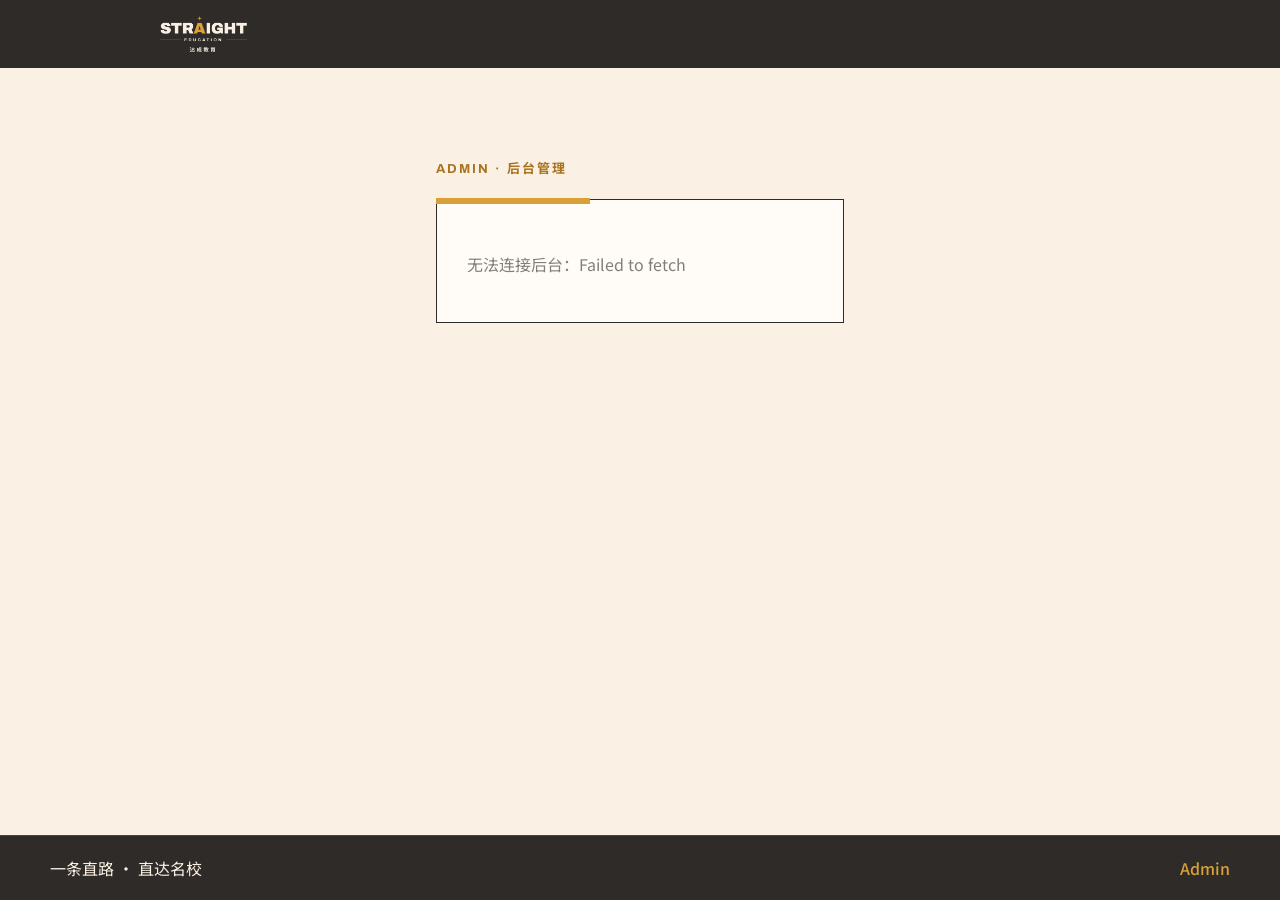
<file: admin.html>
<!doctype html>
<html lang="zh-CN">
<head>
<meta charset="utf-8">
<meta name="viewport" content="width=device-width, initial-scale=1, viewport-fit=cover">
<title>后台管理 · 达成教育</title>
<meta name="robots" content="noindex, nofollow">
<meta name="theme-color" content="#2F2B28">
<meta name="color-scheme" content="only light">
<meta name="supported-color-schemes" content="light">
<link rel="icon" href="assets/favicon.png">
<link rel="apple-touch-icon" href="assets/apple-touch-icon.png">
<link rel="preconnect" href="https://fonts.googleapis.com">
<link rel="preconnect" href="https://fonts.gstatic.com" crossorigin>
<link rel="stylesheet" href="https://fonts.googleapis.com/css2?family=Archivo:wght@500;600;700;900&family=Noto+Sans+SC:wght@400;500;700;900&display=swap">
<link rel="stylesheet" href="styles.css">
<style>
  :root { color-scheme: only light; }
  body { font-size: 16px; min-height: 100vh; display: flex; flex-direction: column; }
  .top { background: var(--ink); color: var(--cream); }
  .top .wrap { display: flex; align-items: center; justify-content: space-between; height: 68px; max-width: 1040px; }
  .top img { height: 36px; }
  .top .right { display: flex; gap: 10px; align-items: center; }
  .top .chip { color: var(--cream); border-color: rgba(250,241,228,.4); cursor: pointer; background: none; }
  main { flex: 1; }
  .wrap.narrow { max-width: 1040px; }
  .gate { max-width: 440px; margin: clamp(40px, 10vh, 110px) auto; padding: 0 16px; }
  .gate h1 { font-size: 30px; margin: 8px 0 8px; }
  .gate form { display: grid; gap: 18px; margin-top: 26px; }
  .msg { font-size: 14px; min-height: 1.4em; }
  .msg.err { color: var(--clay); }
  .msg.ok { color: var(--jade); }

  .tabs { display: flex; gap: 0; border-bottom: 1.5px solid var(--ink); margin: 34px 0 30px; overflow-x: auto; }
  .tabs button { background: none; border: 0; padding: 14px 20px; font-size: 16px; cursor: pointer; font-weight: 500; color: var(--ink-60); position: relative; white-space: nowrap; }
  .tabs button[aria-selected="true"] { color: var(--ink); }
  .tabs button[aria-selected="true"]::after { content: ""; position: absolute; left: 0; right: 0; bottom: -1.5px; height: 4px; background: var(--gold); }

  .bar { display: flex; justify-content: space-between; align-items: center; gap: 16px; flex-wrap: wrap; margin-bottom: 20px; }
  .bar h2 { font-size: 24px; }
  .list { display: grid; gap: 12px; }
  .row { display: grid; grid-template-columns: 88px 1fr auto; gap: 18px; align-items: center; background: var(--card); border: 1.5px solid var(--ink-14); padding: 12px; }
  .row .th { width: 88px; aspect-ratio: 4/3; background: var(--ink); display: grid; place-items: center; overflow: hidden; }
  .row .th img { width: 100%; height: 100%; object-fit: cover; }
  .row .th img.ph { width: 40%; height: auto; }
  .row h3 { font-size: 17px; line-height: 1.4; }
  .row .sub { font-size: 13px; color: var(--ink-60); font-family: var(--en); letter-spacing: .04em; margin-top: 4px; display: flex; gap: 8px; flex-wrap: wrap; align-items: center; }
  .row .acts { display: flex; gap: 8px; }
  .sm { height: 36px; padding: 0 14px; font-size: 14px; cursor: pointer; background: transparent; border: 1.5px solid var(--ink); color: var(--ink); }
  .sm:hover { border-color: var(--gold); color: var(--deep-gold); }
  .sm.danger:hover { border-color: var(--clay); color: var(--clay); }
  .mini { height: 24px; font-size: 12px; padding: 0 8px; }
  .empty { padding: 50px 20px; text-align: center; color: var(--ink-60); border: 1.5px dashed var(--ink-14); }

  .form { display: grid; grid-template-columns: 1fr 1fr; gap: 20px 22px; }
  .form .full { grid-column: 1 / -1; }
  .upload { display: flex; gap: 16px; align-items: center; flex-wrap: wrap; }
  .upload .pv { width: 180px; aspect-ratio: 4/3; background: var(--sand); border: 1.5px dashed var(--ink-14); display: grid; place-items: center; overflow: hidden; font-size: 13px; color: var(--ink-60); }
  .upload .pv img { width: 100%; height: 100%; object-fit: cover; }
  .upload .pv.qr { width: 130px; aspect-ratio: 1; }
  .upload .pv.qr img { object-fit: contain; background: #fff; }
  .file-btn { position: relative; overflow: hidden; }
  .file-btn input { position: absolute; inset: 0; opacity: 0; cursor: pointer; }
  .gal { display: flex; gap: 8px; flex-wrap: wrap; }
  .gal .g { width: 90px; height: 90px; position: relative; }
  .gal .g img { width: 100%; height: 100%; object-fit: cover; }
  .gal .g button { position: absolute; right: 2px; top: 2px; width: 24px; height: 24px; border: 0; background: var(--ink); color: var(--cream); cursor: pointer; line-height: 1; }
  .check { display: flex; align-items: center; gap: 10px; font-weight: 500; cursor: pointer; }
  .check input { width: 20px; height: 20px; accent-color: var(--jade); }
  .form-actions { display: flex; gap: 12px; flex-wrap: wrap; grid-column: 1 / -1; padding-top: 10px; border-top: 1px solid var(--ink-14); align-items: center; }
  .toast { position: fixed; left: 50%; bottom: 24px; transform: translate(-50%, 20px); background: var(--ink); color: var(--cream); padding: 12px 20px; opacity: 0; transition: .35s var(--ease); pointer-events: none; z-index: 99; border-top: 3px solid var(--gold); }
  .toast.show { opacity: 1; transform: translate(-50%, 0); }
  .en-box { border: 1.5px solid var(--ink-14); padding: 14px 18px; background: var(--card); }
  .en-box summary { cursor: pointer; font-weight: 500; }
  .tip { background: var(--jade-mist); padding: 14px 18px; font-size: 14px; color: var(--jade); margin-bottom: 22px; }
  [hidden] { display: none !important; }

  @media (max-width: 680px) {
    .form { grid-template-columns: 1fr; }
    .row { grid-template-columns: 64px 1fr; }
    .row .th { width: 64px; }
    .row .acts { grid-column: 1 / -1; }
    .row .acts .sm { flex: 1; }
  }
</style>
</head>
<body>
<header class="top">
  <div class="wrap">
    <a href="index.html" aria-label="返回网站"><img src="assets/logo-en-dark.png" alt="Straight Education"></a>
    <div class="right" id="topRight" hidden>
      <a class="chip" href="index.html" target="_blank">查看网站 ↗</a>
      <button class="chip" id="logout">退出</button>
    </div>
  </div>
</header>

<main>
  <!-- setup / login -->
  <section class="gate" id="gate" hidden>
    <p class="eyebrow">Admin · 后台管理</p>
    <div class="tab-card in">
      <div id="setupBox" hidden>
        <h1>首次设置</h1>
        <p class="muted">输入一次性设置码，再设定你自己的后台密码。</p>
        <form id="setupForm">
          <div class="field"><label for="sCode">设置码</label><input class="input" id="sCode" autocomplete="off" required placeholder="XXXXXX-XXXXXX-XXXXXX"></div>
          <div class="field"><label for="sPin">新密码</label><input class="input" id="sPin" type="password" autocomplete="new-password" minlength="6" required><span class="hint">至少 6 个字符</span></div>
          <div class="field"><label for="sPin2">再输入一次</label><input class="input" id="sPin2" type="password" autocomplete="new-password" minlength="6" required></div>
          <button class="btn">完成设置</button>
          <p class="msg" id="setupMsg"></p>
        </form>
      </div>
      <div id="loginBox" hidden>
        <h1>登录后台</h1>
        <p class="muted">管理营期与社交账号。</p>
        <form id="loginForm">
          <input type="text" name="username" value="admin" autocomplete="username" hidden>
          <div class="field"><label for="lPin">密码</label><input class="input" id="lPin" type="password" autocomplete="current-password" required></div>
          <button class="btn">登录 <span class="arrow">→</span></button>
          <p class="msg" id="loginMsg"></p>
        </form>
      </div>
      <p class="muted" id="gateLoading">正在连接…</p>
    </div>
  </section>

  <!-- app -->
  <section class="wrap narrow" id="app" hidden>
    <div class="tabs" role="tablist">
      <button role="tab" aria-selected="true" data-tab="camps">营期 Camps</button>
      <button role="tab" aria-selected="false" data-tab="social">社交账号 Socials</button>
      <button role="tab" aria-selected="false" data-tab="account">密码</button>
    </div>

    <!-- camps list -->
    <div data-panel="camps">
      <div class="bar"><h2>营期</h2><button class="btn" id="newCamp">+ 新增营期</button></div>
      <p class="tip">最上面（排序数字最小）且未结束的营期，会作为「最新营期」显示在首页顶部。结束日期过后会自动显示为「已结束」。</p>
      <div class="list" id="campList"></div>
    </div>

    <!-- camp editor -->
    <div data-panel="edit" hidden>
      <div class="bar"><h2 id="editTitle">新增营期</h2><button class="sm" id="backBtn">← 返回列表</button></div>
      <form class="form" id="campForm">
        <div class="field full"><label>封面图片</label>
          <div class="upload"><div class="pv" id="coverPv">未选择</div>
            <div style="display:grid;gap:8px">
              <label class="sm file-btn" style="display:inline-flex;align-items:center">上传图片<input type="file" accept="image/*" id="coverFile"></label>
              <button type="button" class="sm danger" id="coverClear">移除</button>
            </div>
          </div>
        </div>
        <div class="field"><label for="fTitle">营期名称（中文）*</label><input class="input" id="fTitle" required maxlength="80" placeholder="例：2026 冬季国际学校体验营"></div>
        <div class="field"><label for="fTitleEn">英文名称</label><input class="input" id="fTitleEn" maxlength="80" placeholder="Winter School Camp 2026"></div>
        <div class="field"><label for="fStart">开始日期</label><input class="input" id="fStart" type="date"></div>
        <div class="field"><label for="fEnd">结束日期</label><input class="input" id="fEnd" type="date"></div>
        <div class="field"><label for="fLoc">地点</label><input class="input" id="fLoc" maxlength="60" placeholder="马来西亚 Malaysia"></div>
        <div class="field"><label for="fAges">适合年龄</label><input class="input" id="fAges" maxlength="40" placeholder="7–15 岁"></div>
        <div class="field"><label for="fPrice">费用</label><input class="input" id="fPrice" maxlength="60" placeholder="RM 6,800 / ¥ 11,400"></div>
        <div class="field"><label for="fStatus">状态</label>
          <select class="select" id="fStatus"><option value="open">报名中</option><option value="soon">即将开放</option><option value="full">已满额</option><option value="past">已结束</option></select>
        </div>
        <div class="field full"><label for="fFormat">营期形式</label><input class="input" id="fFormat" maxlength="120" placeholder="例：日营 · 不含住宿 · 每日 08:45 入营，15:30 放学"><span class="hint">显示在首页最上方，家长第一眼会看到，例如是否住宿、每日时间。</span></div>
        <div class="field"><label for="fIncludes">费用包含</label><input class="input" id="fIncludes" maxlength="200" placeholder="例：午餐与茶点、营地纪念品、意外保险"></div>
        <div class="field"><label for="fExcludes">费用不含</label><input class="input" id="fExcludes" maxlength="200" placeholder="例：机票、签证、住宿、每日接送"></div>
        <div class="field"><label for="fService">达成教育服务费</label><input class="input" id="fService" maxlength="200" placeholder="例：报名 ¥230 · 住宿协调 ¥50"></div>
        <div class="field full"><label for="fSummary">简介</label><textarea class="textarea" id="fSummary" maxlength="800" placeholder="一两句话介绍这期营。"></textarea><span class="hint">最后一行以「信息来源：」开头时，会以小字显示在营期底部。</span></div>
        <div class="field full"><label for="fHl">营期安排 / 亮点</label><textarea class="textarea" id="fHl" placeholder="每行一条，例：第 1 期 · 英语与自然探索营 · 1月4日–8日"></textarea><span class="hint">用「 · 」分隔的行会显示成表格：第一段在左栏，其余在右栏。</span></div>
        <details class="full en-box"><summary>English version 英文版（可选 · 访客选择英文时显示；留空则显示中文）</summary>
          <div class="form" style="margin-top:18px">
            <div class="field full"><label for="enTitle">Title</label><input class="input" id="enTitle" maxlength="160" placeholder="Camp name · City"><span class="hint">Use " · " before the city, e.g. “Traidhos Winter English Camp · Chiang Mai”.</span></div>
            <div class="field"><label for="enLocation">Location</label><input class="input" id="enLocation" maxlength="120"></div>
            <div class="field"><label for="enAges">Age</label><input class="input" id="enAges" maxlength="160"></div>
            <div class="field"><label for="enPrice">Camp fee</label><input class="input" id="enPrice" maxlength="160"></div>
            <div class="field"><label for="enService">Our service fee</label><input class="input" id="enService" maxlength="240"></div>
            <div class="field full"><label for="enFormat">Format</label><input class="input" id="enFormat" maxlength="300"></div>
            <div class="field"><label for="enIncludes">Included</label><input class="input" id="enIncludes" maxlength="300"></div>
            <div class="field"><label for="enExcludes">Not included</label><input class="input" id="enExcludes" maxlength="300"></div>
            <div class="field full"><label for="enSummary">Description</label><textarea class="textarea" id="enSummary" placeholder="Last line starting with “Source:” is shown as the small source note."></textarea></div>
            <div class="field full"><label for="enHl">Schedule rows</label><textarea class="textarea" id="enHl" placeholder="One per line, e.g. Week 1 · Around the World · Jan 4–8"></textarea></div>
          </div>
        </details>
        <div class="field full"><label>相册（可选）</label>
          <div class="gal" id="gal"></div>
          <label class="sm file-btn" style="display:inline-flex;align-items:center;width:max-content">添加照片<input type="file" accept="image/*" id="galFile" multiple></label>
        </div>
        <div class="field"><label for="fSort">排序</label><input class="input" id="fSort" type="number" value="0"><span class="hint">数字越小越靠前</span></div>
        <div class="field" style="align-content:end"><label class="check"><input type="checkbox" id="fPub" checked> 在网站上显示</label></div>
        <div class="form-actions">
          <button class="btn" id="saveBtn">保存营期</button>
          <button type="button" class="btn ghost" id="cancelBtn">取消</button>
          <span class="msg" id="campMsg"></span>
        </div>
      </form>
    </div>

    <!-- socials -->
    <div data-panel="social" hidden>
      <div class="bar"><h2>社交账号</h2></div>
      <p class="tip">留空的账号不会显示在网站上。Instagram / Facebook 可以填用户名，也可以直接粘贴主页链接。</p>
      <form class="form" id="socialForm">
        <div class="field"><label for="sRn">小红书号 RedNote ID</label><input class="input" id="sRn" maxlength="60"></div>
        <div class="field"><label for="sRnUrl">小红书主页链接</label><input class="input" id="sRnUrl" type="url" placeholder="https://www.xiaohongshu.com/user/profile/…"><span class="hint">可选；填了之后「去小红书关注」会直接打开主页</span></div>
        <div class="field"><label for="sWx">微信号 WeChat ID</label><input class="input" id="sWx" maxlength="60"></div>
        <div class="field"><label>微信二维码（可选）</label>
          <div class="upload"><div class="pv qr" id="qrPv">无</div>
            <div style="display:grid;gap:8px">
              <label class="sm file-btn" style="display:inline-flex;align-items:center">上传<input type="file" accept="image/*" id="qrFile"></label>
              <button type="button" class="sm danger" id="qrClear">移除</button>
            </div>
          </div>
        </div>
        <div class="field"><label for="sIg">Instagram</label><input class="input" id="sIg" maxlength="200" placeholder="@straightedu 或链接"></div>
        <div class="field"><label for="sFb">Facebook</label><input class="input" id="sFb" maxlength="200" placeholder="用户名或主页链接"></div>
        <div class="field"><label for="sEmail">电子邮箱 Email</label><input class="input" id="sEmail" type="email" maxlength="120"></div>
        <div class="form-actions"><button class="btn">保存</button><span class="msg" id="socialMsg"></span></div>
      </form>
    </div>

    <!-- account -->
    <div data-panel="account" hidden>
      <div class="bar"><h2>修改密码</h2></div>
      <form class="form" id="pinForm" style="max-width:520px;grid-template-columns:1fr">
        <input type="text" name="username" value="admin" autocomplete="username" hidden>
        <div class="field"><label for="nPin">新密码</label><input class="input" id="nPin" type="password" minlength="6" autocomplete="new-password" required></div>
        <div class="field"><label for="nPin2">再输入一次</label><input class="input" id="nPin2" type="password" minlength="6" autocomplete="new-password" required></div>
        <div class="form-actions"><button class="btn">更新密码</button><span class="msg" id="pinMsg"></span></div>
      </form>
    </div>
    <div style="height:80px"></div>
  </section>
</main>

<div class="footer-bar"><div class="wrap"><span>一条直路 · 直达名校</span><span class="rn">Admin</span></div></div>
<div class="toast" id="toast"></div>

<script src="config.js"></script>
<script src="admin.js"></script>
</body>
</html>
</file>
<file: fonts/fonts.css>
@font-face {
  font-family: 'Archivo';
  font-style: normal;
  font-weight: 500 900;
  font-stretch: 100%;
  font-display: swap;
  src: url(archivo-latin-ext.woff2) format('woff2');
  unicode-range: U+0100-02BA, U+02BD-02C5, U+02C7-02CC, U+02CE-02D7, U+02DD-02FF, U+0304, U+0308, U+0329, U+1D00-1DBF, U+1E00-1E9F, U+1EF2-1EFF, U+2020, U+20A0-20AB, U+20AD-20C0, U+2113, U+2C60-2C7F, U+A720-A7FF;
}
@font-face {
  font-family: 'Archivo';
  font-style: normal;
  font-weight: 500 900;
  font-stretch: 100%;
  font-display: swap;
  src: url(archivo-latin.woff2) format('woff2');
  unicode-range: U+0000-00FF, U+0131, U+0152-0153, U+02BB-02BC, U+02C6, U+02DA, U+02DC, U+0304, U+0308, U+0329, U+2000-206F, U+20AC, U+2122, U+2191, U+2193, U+2212, U+2215, U+FEFF, U+FFFD;
}
</file>
<file: styles.css>
/* Straight Education — tokens from the Figma design system (Foundations 基础) */
:root {
  --ink: #2F2B28;
  --ink-60: rgba(47, 43, 40, .6);
  --ink-14: rgba(47, 43, 40, .14);
  --gold: #D9A037;
  --deep-gold: #A9741F;
  --cream: #FAF1E4;
  --cream-60: rgba(250, 241, 228, .6);
  --cream-06: rgba(250, 241, 228, .06);
  --sand: #F0E3CE;
  --jade: #2F6B63;
  --jade-mist: #DCE9E5;
  --clay: #C0442C;
  --card: #FFFCF7;

  /* semantic (cream ground is default) */
  --bg: var(--cream);
  --fg: var(--ink);
  --fg-2: var(--ink-60);
  --line: var(--ink-14);
  --accent: var(--deep-gold);
  --surface: var(--card);
  --stroke: var(--ink);

  --sans: "Noto Sans SC", "PingFang SC", "Microsoft YaHei", system-ui, sans-serif;
  --serif: "Noto Serif SC", "Songti SC", serif;
  --en: "Archivo", "Noto Sans SC", system-ui, sans-serif;

  --wrap: 1180px;
  --gutter: clamp(16px, 4vw, 40px);
  --ease: cubic-bezier(.2, .7, .2, 1);
}

/* dark ground: same token names, flipped values — only first & last frame */
.dark {
  --bg: var(--ink);
  --fg: var(--cream);
  --fg-2: var(--cream-60);
  --line: rgba(250, 241, 228, .14);
  --accent: var(--gold);
  --surface: var(--cream-06);
  --stroke: rgba(250, 241, 228, .5);
  background: var(--bg);
  color: var(--fg);
}

*, *::before, *::after { box-sizing: border-box; }
html { scroll-behavior: smooth; -webkit-text-size-adjust: 100%; }
body {
  margin: 0;
  background: var(--cream);
  color: var(--ink);
  font-family: var(--sans);
  font-size: 17px;
  line-height: 1.75;
  -webkit-font-smoothing: antialiased;
  overflow-x: hidden;
}
img { max-width: 100%; display: block; }
a { color: inherit; }
button { font: inherit; color: inherit; }
::selection { background: var(--gold); color: var(--ink); }

.wrap { width: 100%; max-width: calc(var(--wrap) + var(--gutter) * 2); margin: 0 auto; padding: 0 var(--gutter); }

/* ---------- type ---------- */
.en {
  font-family: var(--en);
  text-transform: uppercase;
  letter-spacing: .12em;
}
.eyebrow {
  font-family: var(--en);
  font-weight: 700;
  font-size: 13px;
  letter-spacing: .16em;
  text-transform: uppercase;
  color: var(--accent);
  display: flex; align-items: center; gap: 12px;
  margin: 0 0 18px;
}
.eyebrow .num { color: var(--fg); opacity: .5; font-weight: 700; letter-spacing: .06em; }
h1, h2, h3 { margin: 0; font-weight: 700; line-height: 1.2; letter-spacing: .01em; }
.h-display { font-size: clamp(44px, 7.4vw, 96px); font-weight: 900; line-height: 1.02; letter-spacing: -.01em; }
.h1 { font-size: clamp(32px, 4.4vw, 56px); line-height: 1.18; }
.h2 { font-size: clamp(22px, 2.4vw, 30px); line-height: 1.35; }
.lede { font-size: clamp(17px, 1.5vw, 20px); color: var(--fg-2); max-width: 34em; margin: 20px 0 0; }
.muted { color: var(--fg-2); }
.accent { color: var(--accent); }

/* ---------- graphic devices ---------- */
/* star rule — the only section divider */
.star-rule { display: flex; align-items: center; justify-content: center; gap: 18px; padding: 8px 0; }
.star-rule::before, .star-rule::after {
  content: ""; height: 2px; width: min(160px, 28vw); background: var(--gold);
  transform: scaleX(0); transition: transform 1.1s var(--ease);
}
.star-rule::before { transform-origin: right; }
.star-rule::after { transform-origin: left; }
.star-rule.in::before, .star-rule.in::after { transform: scaleX(1); }
.star-rule .star { width: 20px; height: 20px; color: var(--gold); transform: scale(0) rotate(-90deg); transition: transform .9s var(--ease) .25s; }
.star-rule.in .star { transform: scale(1) rotate(0); }

.star { display: inline-block; flex: none; }

/* label chip — square, no radius, no shadow */
.chip {
  display: inline-flex; align-items: center; height: 34px; padding: 0 16px;
  font-size: 14px; font-weight: 500; letter-spacing: .04em; white-space: nowrap;
  border: 1.5px solid var(--stroke); color: var(--fg); background: transparent; text-decoration: none;
}
.chip.gold { background: var(--gold); border-color: var(--gold); color: var(--ink); }
.chip.jade { background: var(--jade); border-color: var(--jade); color: var(--cream); }
.chip.ink { background: var(--ink); border-color: var(--ink); color: var(--cream); }
.chip.clay { background: var(--clay); border-color: var(--clay); color: var(--cream); }
.chip .en { font-weight: 700; font-size: 12px; }

/* diamond bullets */
.diamonds { list-style: none; padding: 0; margin: 0; display: grid; gap: 10px; }
.diamonds li { position: relative; padding-left: 26px; }
.diamonds li::before {
  content: ""; position: absolute; left: 3px; top: .72em; width: 9px; height: 9px;
  background: var(--gold); transform: translateY(-50%) rotate(45deg);
}

/* tab card */
.tab-card {
  position: relative; background: var(--surface); border: 1.5px solid var(--stroke);
  padding: 34px 30px 28px;
}
.tab-card::before {
  content: ""; position: absolute; left: -1.5px; top: -1.5px; height: 6px; width: 38%; max-width: 180px;
  background: var(--gold); transform-origin: left; transform: scaleX(0); transition: transform .9s var(--ease) .2s;
}
.tab-card.in::before, .no-motion .tab-card::before { transform: scaleX(1); }
.tab-card .source { margin-top: 22px; padding-top: 14px; border-top: 1px solid var(--line); font-size: 13px; color: var(--fg-2); }

/* data table */
.dtable { width: 100%; border-collapse: collapse; font-size: 16px; background: var(--card); color: var(--ink); }
.dtable th { background: var(--jade); color: var(--cream); text-align: left; font-weight: 500; padding: 12px 18px; }
.dtable td { padding: 12px 18px; border-top: 0; }
.dtable tbody tr:nth-child(even) td { background: var(--sand); }
.dtable td.num, .dtable th.num { font-family: var(--en); font-weight: 500; text-align: right; }
.dtable tfoot td { background: var(--ink); color: var(--cream); font-weight: 700; }
.dtable tfoot td.num { color: var(--gold); font-weight: 700; font-size: 18px; }

/* buttons */
.btn {
  display: inline-flex; align-items: center; justify-content: center; gap: 10px; min-height: 50px; padding: 0 26px;
  font-weight: 700; font-size: 16px; letter-spacing: .06em; text-decoration: none; cursor: pointer;
  border: 1.5px solid var(--gold); background: var(--gold); color: var(--ink);
  transition: background .25s, color .25s, border-color .25s, transform .25s var(--ease);
}
.btn:hover { background: transparent; color: var(--fg); }
.btn.ghost { background: transparent; color: var(--fg); border-color: var(--stroke); }
.btn.ghost:hover { border-color: var(--gold); color: var(--accent); }
.btn .arrow { transition: transform .3s var(--ease); }
.btn:hover .arrow { transform: translateX(4px); }
.btn:focus-visible, .chip:focus-visible, a:focus-visible, button:focus-visible { outline: 2px solid var(--gold); outline-offset: 3px; }

/* footer bar */
.footer-bar { background: var(--ink); color: var(--cream); border-top: 1px solid rgba(250,241,228,.12); }
.footer-bar .wrap { display: flex; align-items: center; justify-content: space-between; gap: 16px; min-height: 64px; flex-wrap: wrap; padding-top: 12px; padding-bottom: 12px; }
.footer-bar .rn { color: var(--gold); font-weight: 500; }

/* ---------- reveal on scroll ---------- */
.reveal { opacity: 0; transform: translateY(22px); transition: opacity .9s var(--ease), transform .9s var(--ease); transition-delay: var(--d, 0s); }
.reveal.in { opacity: 1; transform: none; }
.no-motion .reveal { opacity: 1; transform: none; }
@media (prefers-reduced-motion: reduce) {
  html { scroll-behavior: auto; }
  .reveal, .tab-card::before, .star-rule::before, .star-rule::after, .star-rule .star { transition: none !important; opacity: 1 !important; transform: none !important; }
}

/* ---------- forms (admin) ---------- */
.field { display: grid; gap: 6px; }
.field label { font-size: 14px; font-weight: 500; }
.field .hint { font-size: 13px; color: var(--fg-2); }
.input, .textarea, .select {
  width: 100%; min-height: 46px; padding: 10px 14px; font: inherit; font-size: 16px; color: var(--ink);
  background: var(--card); border: 1.5px solid var(--ink-14); border-radius: 0; transition: border-color .2s;
}
.textarea { min-height: 110px; resize: vertical; line-height: 1.6; }
.input:focus, .textarea:focus, .select:focus { outline: none; border-color: var(--gold); }
</file>
